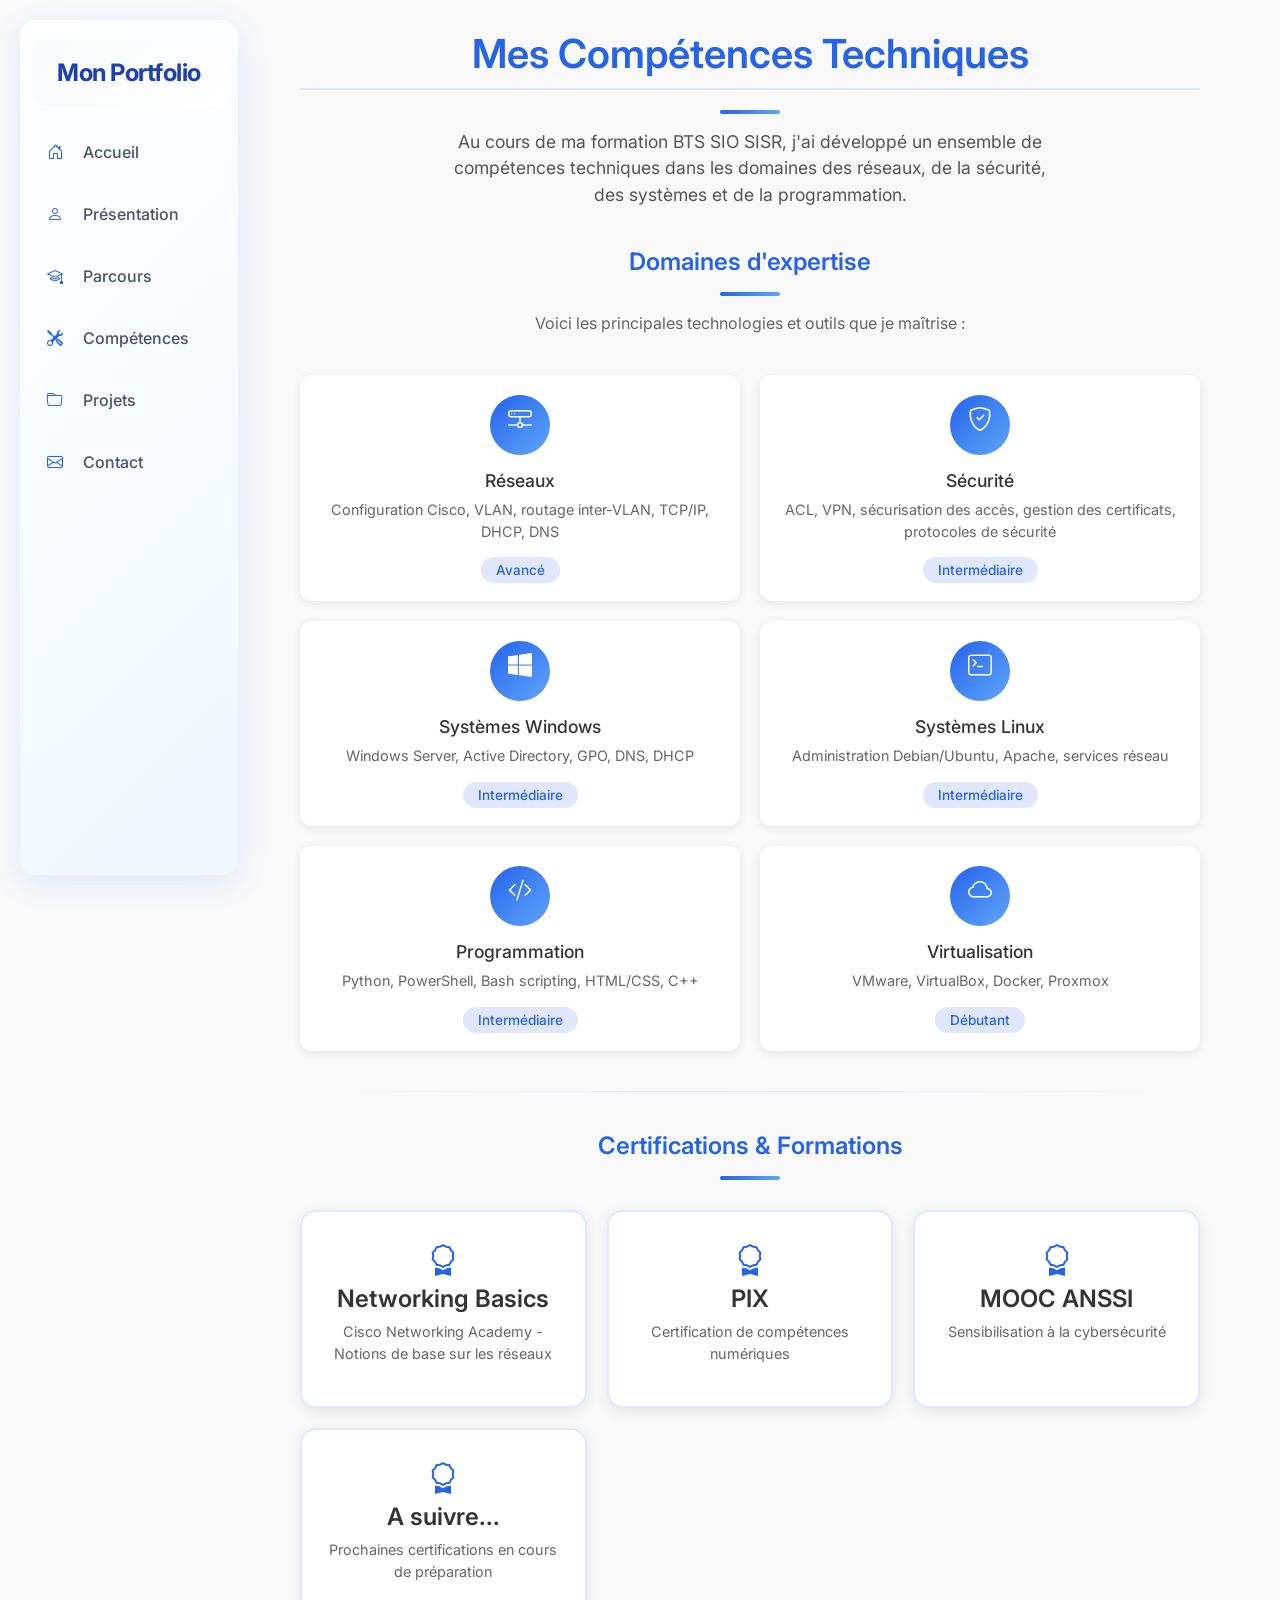
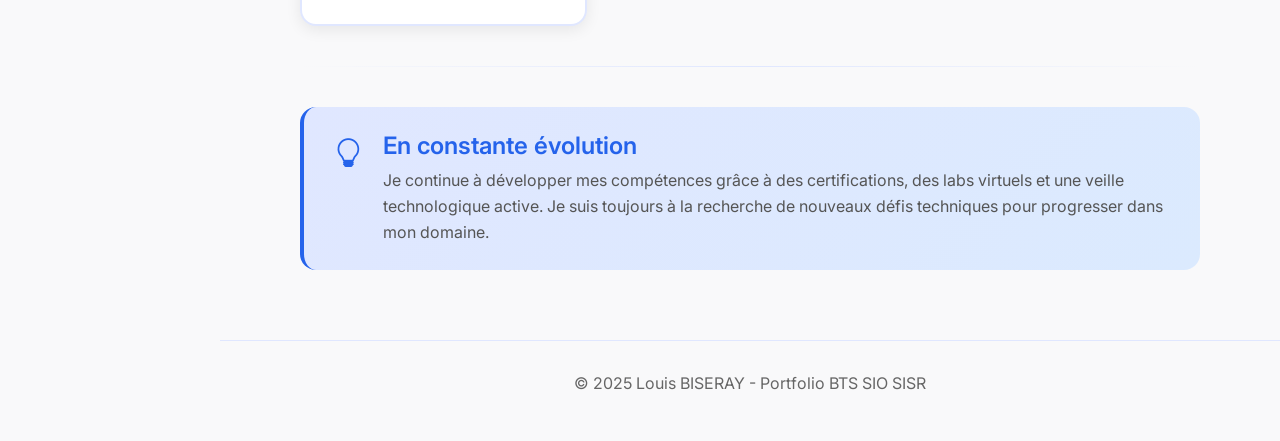
<file: competences.html>
<!DOCTYPE html>
<html>

<head>
    <meta charset="UTF-8">
    <meta name="viewport" content="width=device-width, initial-scale=1.0">
    <meta name="description" content="Compétences de Louis BISERAY, élève BTS SIO SISR">
    <meta name="auteur" content="Louis BISERAY">
    <link rel="preconnect" href="https://fonts.googleapis.com">
    <link rel="preconnect" href="https://fonts.gstatic.com" crossorigin>
    <link href="https://fonts.googleapis.com/css2?family=Inter:wght@400;500;600&display=swap" rel="stylesheet">
    <link href="https://cdn.jsdelivr.net/npm/bootstrap@5.3.8/dist/css/bootstrap.min.css" rel="stylesheet"
        integrity="sha384-sRIl4kxILFvY47J16cr9ZwB07vP4J8+LH7qKQnuqkuIAvNWLzeN8tE5YBujZqJLB" crossorigin="anonymous">
    <link rel="stylesheet" href="https://cdn.jsdelivr.net/npm/bootstrap-icons@1.11.3/font/bootstrap-icons.css">
    <link rel="stylesheet" href="style/style.css">
    <title>Compétences - Portfolio BTS SIO</title>
</head>

<body>
    <nav class="sidebar">
        <ul class="navbar-nav">
            <li class="title">Mon Portfolio</li>
            <li class="nav-item"><a class="nav-link" href="index.html"><i class="bi bi-house-door me-2"></i>Accueil</a></li>
            <li class="nav-item"><a class="nav-link" href="presentation.html"><i class="bi bi-person me-2"></i>Présentation</a></li>
            <li class="nav-item"><a class="nav-link" href="parcours.html"><i class="bi bi-mortarboard me-2"></i>Parcours</a></li>
            <li class="nav-item"><a class="nav-link" href="competences.html"><i class="bi bi-tools me-2"></i>Compétences</a></li>
            <li class="nav-item"><a class="nav-link" href="projets.html"><i class="bi bi-folder me-2"></i>Projets</a></li>
            <li class="nav-item"><a class="nav-link" href="contact.html"><i class="bi bi-envelope me-2"></i>Contact</a></li>
        </ul>
    </nav>

    <section id="competences" class="content-section competences-page">
        <div class="page-header fade-in">
            <h2>Mes Compétences Techniques</h2>
            <div class="separator"></div>
            <p class="intro-text">Au cours de ma formation BTS SIO SISR, j'ai développé un ensemble de compétences techniques dans les domaines des réseaux, de la sécurité, des systèmes et de la programmation.</p>
        </div>

        <div class="competences-intro fade-in delay-1">
            <h3 class="section-title">Domaines d'expertise</h3>
            <div class="separator"></div>
            <p class="section-desc">Voici les principales technologies et outils que je maîtrise :</p>
        </div>
        
        <div class="skills-grid">
            <div class="skill-card slide-up">
                <div class="skill-icon">
                    <i class="bi bi-hdd-network"></i>
                </div>
                <h4>Réseaux</h4>
                <p>Configuration Cisco, VLAN, routage inter-VLAN, TCP/IP, DHCP, DNS</p>
                <div class="skill-level">
                    <span class="level-badge">Avancé</span>
                </div>
            </div>
            <div class="skill-card slide-up delay-1">
                <div class="skill-icon">
                    <i class="bi bi-shield-check"></i>
                </div>
                <h4>Sécurité</h4>
                <p>ACL, VPN, sécurisation des accès, gestion des certificats, protocoles de sécurité</p>
                <div class="skill-level">
                    <span class="level-badge">Intermédiaire</span>
                </div>
            </div>
            <div class="skill-card slide-up delay-2">
                <div class="skill-icon">
                    <i class="bi bi-windows"></i>
                </div>
                <h4>Systèmes Windows</h4>
                <p>Windows Server, Active Directory, GPO, DNS, DHCP</p>
                <div class="skill-level">
                    <span class="level-badge">Intermédiaire</span>
                </div>
            </div>
            <div class="skill-card slide-up delay-3">
                <div class="skill-icon">
                    <i class="bi bi-terminal"></i>
                </div>
                <h4>Systèmes Linux</h4>
                <p>Administration Debian/Ubuntu, Apache, services réseau</p>
                <div class="skill-level">
                    <span class="level-badge">Intermédiaire</span>
                </div>
            </div>
            <div class="skill-card slide-up">
                <div class="skill-icon">
                    <i class="bi bi-code-slash"></i>
                </div>
                <h4>Programmation</h4>
                <p>Python, PowerShell, Bash scripting, HTML/CSS, C++</p>
                <div class="skill-level">
                    <span class="level-badge">Intermédiaire</span>
                </div>
            </div>
            <div class="skill-card slide-up delay-1">
                <div class="skill-icon">
                    <i class="bi bi-cloud"></i>
                </div>
                <h4>Virtualisation</h4>
                <p>VMware, VirtualBox, Docker, Proxmox</p>
                <div class="skill-level">
                    <span class="level-badge">Débutant</span>
                </div>
            </div>
        </div>

        <div class="separator-line"></div>

        <div class="certifications-section fade-in delay-2">
            <h3 class="section-title">Certifications & Formations</h3>
            <div class="separator"></div>
            <div class="cert-grid">
                <div class="cert-card slide-up">
                    <i class="bi bi-award"></i>
                    <h4>Networking Basics</h4>
                    <p>Cisco Networking Academy - Notions de base sur les réseaux</p>
                </div>
                <div class="cert-card slide-up delay-1">
                    <i class="bi bi-award"></i>
                    <h4>PIX</h4>
                    <p>Certification de compétences numériques</p>
                </div>
                <div class="cert-card slide-up delay-2">
                    <i class="bi bi-award"></i>
                    <h4>MOOC ANSSI</h4>
                    <p>Sensibilisation à la cybersécurité</p>
                </div>
                <div class="cert-card slide-up delay-3">
                    <i class="bi bi-award"></i>
                    <h4>A suivre...</h4>
                    <p>Prochaines certifications en cours de préparation</p>
                </div>
            </div>
        </div>

        <div class="separator-line"></div>

        <div class="learning-section fade-in">
            <div class="info-box">
                <i class="bi bi-lightbulb"></i>
                <div>
                    <h4>En constante évolution</h4>
                    <p>Je continue à développer mes compétences grâce à des certifications, des labs virtuels et une veille technologique active. Je suis toujours à la recherche de nouveaux défis techniques pour progresser dans mon domaine.</p>
                </div>
            </div>
        </div>
    </section>

    <footer class="footer">
        <p>&copy; 2025 Louis BISERAY - Portfolio BTS SIO SISR</p>
    </footer>
</body>

</html>
</file>
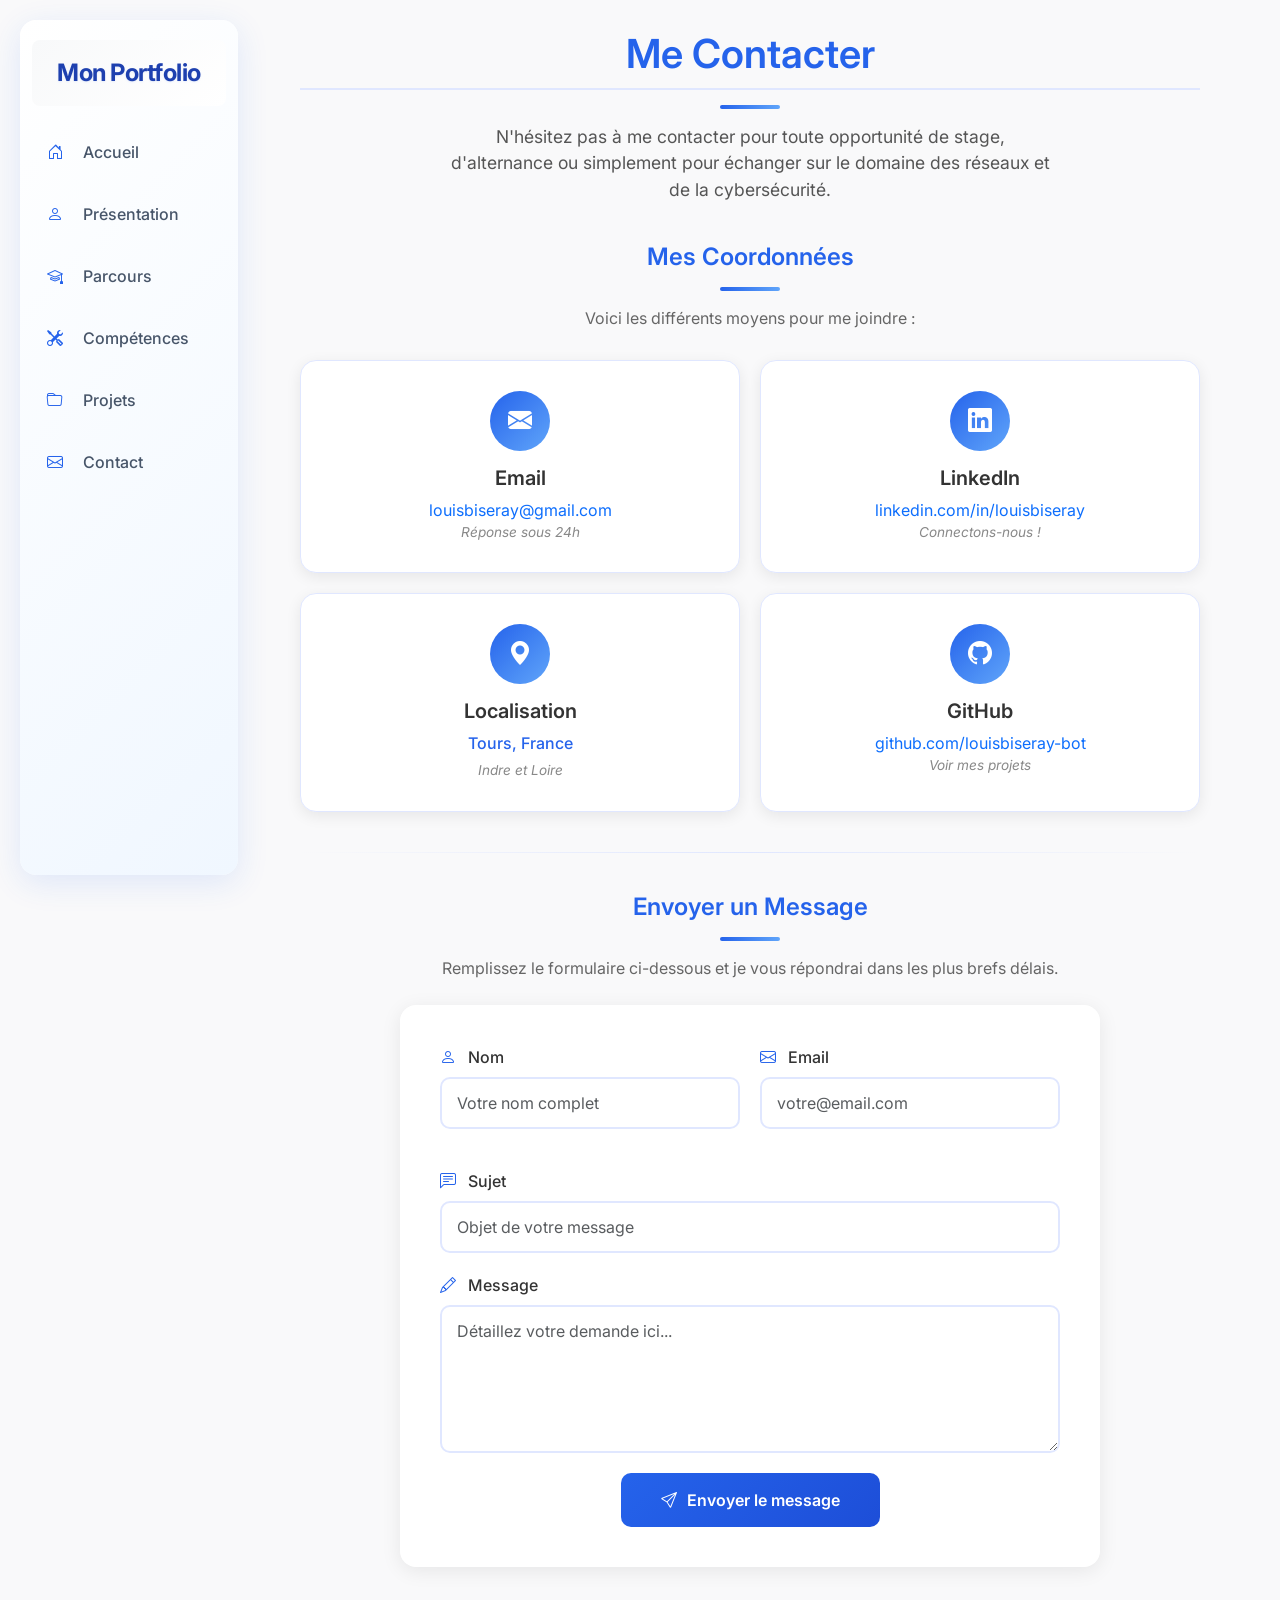
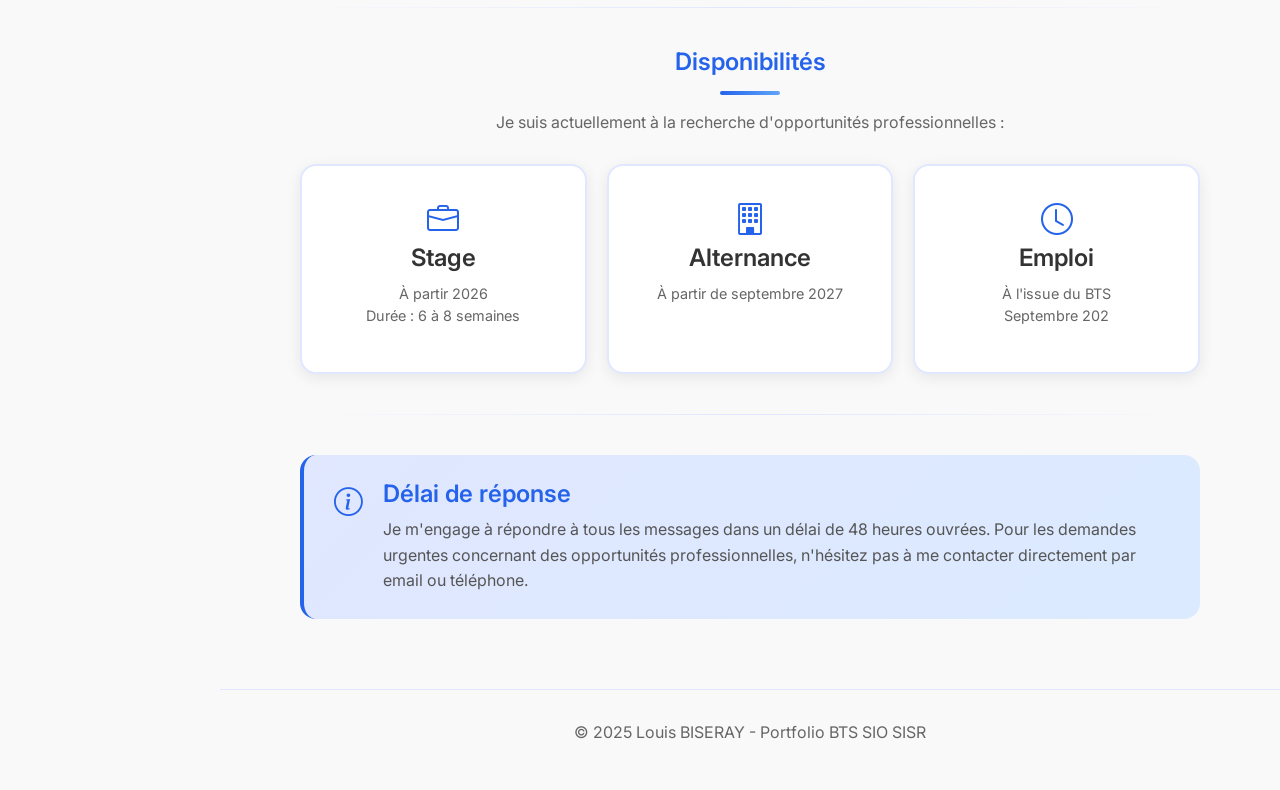
<file: contact.html>
<!DOCTYPE html>
<html>

<head>
    <meta charset="UTF-8">
    <meta name="viewport" content="width=device-width, initial-scale=1.0">
    <meta name="description" content="Contact Louis BISERAY, élève BTS SIO SISR">
    <meta name="auteur" content="Louis BISERAY">
    <link rel="preconnect" href="https://fonts.googleapis.com">
    <link rel="preconnect" href="https://fonts.gstatic.com" crossorigin>
    <link href="https://fonts.googleapis.com/css2?family=Inter:wght@400;500;600&display=swap" rel="stylesheet">
    <link href="https://cdn.jsdelivr.net/npm/bootstrap@5.3.8/dist/css/bootstrap.min.css" rel="stylesheet"
        integrity="sha384-sRIl4kxILFvY47J16cr9ZwB07vP4J8+LH7qKQnuqkuIAvNWLzeN8tE5YBujZqJLB" crossorigin="anonymous">
    <link rel="stylesheet" href="https://cdn.jsdelivr.net/npm/bootstrap-icons@1.11.3/font/bootstrap-icons.css">
    <link rel="stylesheet" href="style/style.css">
    <title>Contact - Portfolio BTS SIO</title>
</head>

<body>
    <nav class="sidebar">
        <ul class="navbar-nav">
            <li class="title">Mon Portfolio</li>
            <li class="nav-item"><a class="nav-link" href="index.html"><i class="bi bi-house-door me-2"></i>Accueil</a></li>
            <li class="nav-item"><a class="nav-link" href="presentation.html"><i class="bi bi-person me-2"></i>Présentation</a></li>
            <li class="nav-item"><a class="nav-link" href="parcours.html"><i class="bi bi-mortarboard me-2"></i>Parcours</a></li>
            <li class="nav-item"><a class="nav-link" href="competences.html"><i class="bi bi-tools me-2"></i>Compétences</a></li>
            <li class="nav-item"><a class="nav-link" href="projets.html"><i class="bi bi-folder me-2"></i>Projets</a></li>
            <li class="nav-item"><a class="nav-link" href="contact.html"><i class="bi bi-envelope me-2"></i>Contact</a></li>
        </ul>
    </nav>

    <section id="contact" class="content-section contact-page">
        <div class="contact-header fade-in">
            <h2>Me Contacter</h2>
            <div class="separator"></div>
            <p class="intro-text">N'hésitez pas à me contacter pour toute opportunité de stage, d'alternance ou simplement pour échanger sur le domaine des réseaux et de la cybersécurité.</p>
        </div>

        <div class="contact-info-section fade-in delay-1">
            <h3 class="section-title">Mes Coordonnées</h3>
            <div class="separator"></div>
            <p class="section-desc">Voici les différents moyens pour me joindre :</p>
            
            <div class="contact-grid">
                <div class="contact-card slide-up">
                    <div class="icon-circle">
                        <i class="bi bi-envelope-fill"></i>
                    </div>
                    <h5>Email</h5>
                    <a class="text-decoration-none" href="mailto:louisbiseray@gmail.com">louisbiseray@gmail.com</a>
                    <span class="contact-note d-block">Réponse sous 24h</span>
                </div>
                
                <div class="contact-card slide-up delay-1">
                    <div class="icon-circle">
                        <i class="bi bi-linkedin"></i>
                    </div>
                    <h5>LinkedIn</h5>
                    <a class="text-decoration-none" href="https://www.linkedin.com/in/louis-biseray-5b55ba325/">linkedin.com/in/louisbiseray</a>
                    <span class="contact-note d-block">Connectons-nous !</span>
                </div>
                
                <div class="contact-card slide-up delay-2">
                    <div class="icon-circle">
                        <i class="bi bi-geo-alt-fill"></i>
                    </div>
                    <h5>Localisation</h5>
                    <p>Tours, France</p>
                    <span class="contact-note d-block">Indre et Loire</span>
                </div>
                
                <div class="contact-card slide-up delay-3">
                    <div class="icon-circle">
                        <i class="bi bi-github"></i>
                    </div>
                    <h5>GitHub</h5>
                    <a class="text-decoration-none" href="https://github.com/louisbiseray-bot">github.com/louisbiseray-bot</a>
                    <span class="contact-note d-block">Voir mes projets</span>
                </div>
            </div>
        </div>

        <div class="separator-line"></div>

        <div class="contact-form-section fade-in delay-2">
            <h3 class="section-title">Envoyer un Message</h3>
            <div class="separator"></div>
            <p class="section-desc">Remplissez le formulaire ci-dessous et je vous répondrai dans les plus brefs délais.</p>
            
            <div class="form-container slide-up">
                <form>
                    <div class="form-row">
                        <div class="form-group">
                            <label for="nom"><i class="bi bi-person"></i> Nom</label>
                            <input type="text" class="form-control" id="nom" placeholder="Votre nom complet">
                        </div>
                        <div class="form-group">
                            <label for="email"><i class="bi bi-envelope"></i> Email</label>
                            <input type="email" class="form-control" id="email" placeholder="votre@email.com">
                        </div>
                    </div>
                    <div class="form-group">
                        <label for="sujet"><i class="bi bi-chat-left-text"></i> Sujet</label>
                        <input type="text" class="form-control" id="sujet" placeholder="Objet de votre message">
                    </div>
                    <div class="form-group">
                        <label for="message"><i class="bi bi-pencil"></i> Message</label>
                        <textarea class="form-control" id="message" rows="5" placeholder="Détaillez votre demande ici..."></textarea>
                    </div>
                    <button type="submit" class="btn-submit pulse-hover">
                        <i class="bi bi-send"></i> Envoyer le message
                    </button>
                </form>
            </div>
        </div>

        <div class="separator-line"></div>

        <div class="availability-section fade-in delay-3">
            <h3 class="section-title">Disponibilités</h3>
            <div class="separator"></div>
            <p class="section-desc">Je suis actuellement à la recherche d'opportunités professionnelles :</p>
            
            <div class="availability-cards">
                <div class="avail-card slide-up">
                    <i class="bi bi-briefcase"></i>
                    <h4>Stage</h4>
                    <p>À partir 2026<br>Durée : 6 à 8 semaines</p>
                </div>
                <div class="avail-card slide-up delay-1">
                    <i class="bi bi-building"></i>
                    <h4>Alternance</h4>
                    <p>À partir de septembre 2027<br></p>
                </div>
                <div class="avail-card slide-up delay-2">
                    <i class="bi bi-clock"></i>
                    <h4>Emploi</h4>
                    <p>À l'issue du BTS<br>Septembre 202</p>
                </div>
            </div>
        </div>

        <div class="separator-line"></div>

        <div class="response-section fade-in">
            <div class="response-box">
                <i class="bi bi-info-circle"></i>
                <div>
                    <h4>Délai de réponse</h4>
                    <p>Je m'engage à répondre à tous les messages dans un délai de 48 heures ouvrées. Pour les demandes urgentes concernant des opportunités professionnelles, n'hésitez pas à me contacter directement par email ou téléphone.</p>
                </div>
            </div>
        </div>
    </section>

    <footer class="footer">
        <p>&copy; 2025 Louis BISERAY - Portfolio BTS SIO SISR</p>
    </footer>
</body>

</html>
</file>
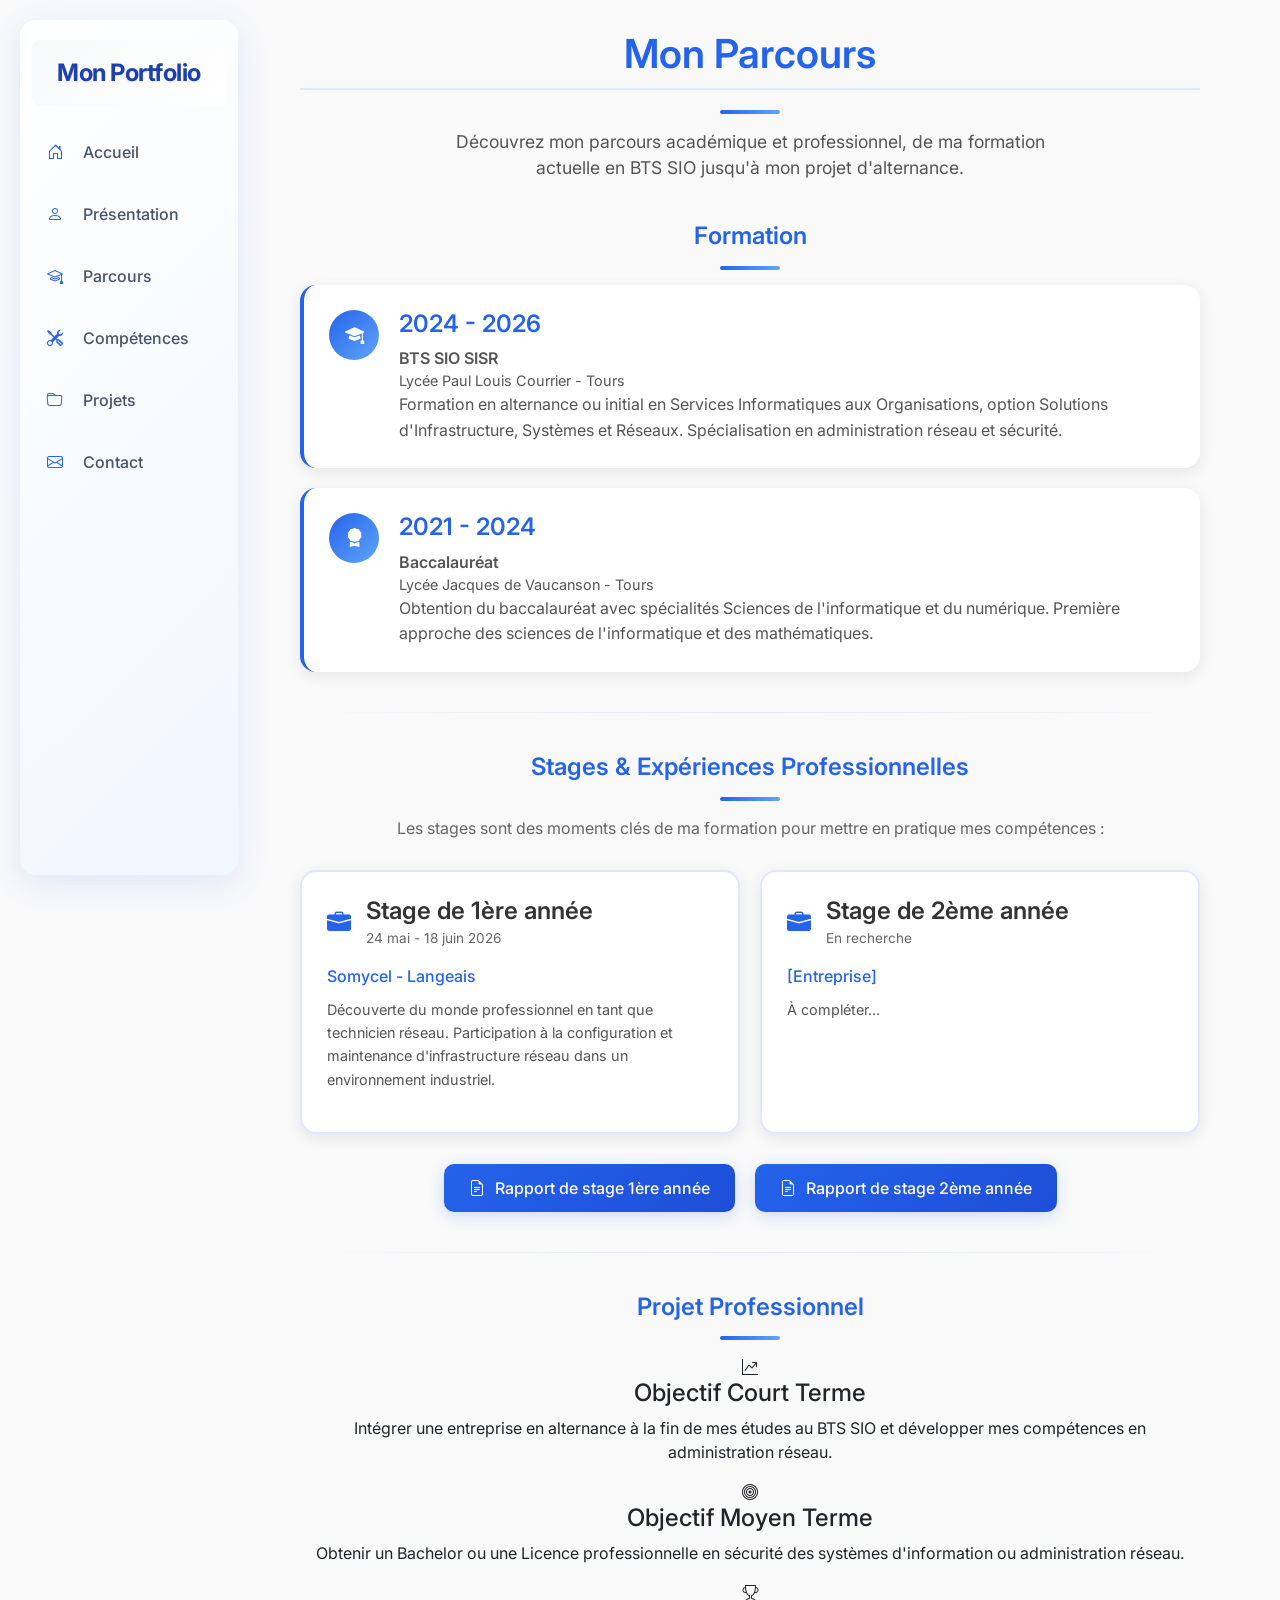
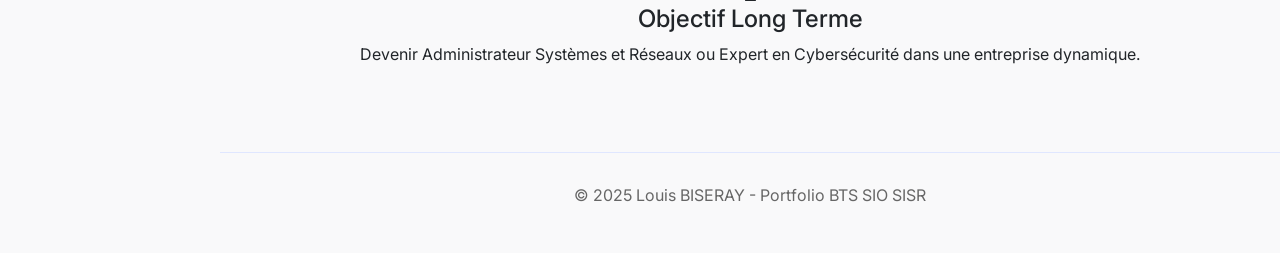
<file: parcours.html>
<!DOCTYPE html>
<html>

<head>
    <meta charset="UTF-8">
    <meta name="viewport" content="width=device-width, initial-scale=1.0">
    <meta name="description" content="Parcours de Louis BISERAY, élève BTS SIO SISR">
    <meta name="auteur" content="Louis BISERAY">
    <link rel="preconnect" href="https://fonts.googleapis.com">
    <link rel="preconnect" href="https://fonts.gstatic.com" crossorigin>
    <link href="https://fonts.googleapis.com/css2?family=Inter:wght@400;500;600&display=swap" rel="stylesheet">
    <link href="https://cdn.jsdelivr.net/npm/bootstrap@5.3.8/dist/css/bootstrap.min.css" rel="stylesheet"
        integrity="sha384-sRIl4kxILFvY47J16cr9ZwB07vP4J8+LH7qKQnuqkuIAvNWLzeN8tE5YBujZqJLB" crossorigin="anonymous">
    <link rel="stylesheet" href="https://cdn.jsdelivr.net/npm/bootstrap-icons@1.11.3/font/bootstrap-icons.css">
    <link rel="stylesheet" href="style/style.css">
    <title>Parcours - Portfolio BTS SIO</title>
</head>

<body>
    <nav class="sidebar">
        <ul class="navbar-nav">
            <li class="title">Mon Portfolio</li>
            <li class="nav-item"><a class="nav-link" href="index.html"><i class="bi bi-house-door me-2"></i>Accueil</a></li>
            <li class="nav-item"><a class="nav-link" href="presentation.html"><i class="bi bi-person me-2"></i>Présentation</a></li>
            <li class="nav-item"><a class="nav-link" href="parcours.html"><i class="bi bi-mortarboard me-2"></i>Parcours</a></li>
            <li class="nav-item"><a class="nav-link" href="competences.html"><i class="bi bi-tools me-2"></i>Compétences</a></li>
            <li class="nav-item"><a class="nav-link" href="projets.html"><i class="bi bi-folder me-2"></i>Projets</a></li>
            <li class="nav-item"><a class="nav-link" href="contact.html"><i class="bi bi-envelope me-2"></i>Contact</a></li>
        </ul>
    </nav>

    <section id="parcours" class="content-section parcours-page">
        <div class="page-header fade-in">
            <h2>Mon Parcours</h2>
            <div class="separator"></div>
            <p class="intro-text">Découvrez mon parcours académique et professionnel, de ma formation actuelle en BTS SIO jusqu'à mon projet d'alternance.</p>
        </div>

        <div class="timeline-section fade-in delay-1">
            <h3 class="section-title">Formation</h3>
            <div class="separator"></div>
            
            <div class="timeline">
                <div class="timeline-item slide-up">
                    <div class="timeline-icon">
                        <i class="bi bi-mortarboard-fill"></i>
                    </div>
                    <div class="timeline-content">
                        <h4>2024 - 2026</h4>
                        <p class="timeline-title">BTS SIO SISR</p>
                        <p class="timeline-place">Lycée Paul Louis Courrier - Tours</p>
                        <p class="timeline-desc">Formation en alternance ou initial en Services Informatiques aux Organisations, option Solutions d'Infrastructure, Systèmes et Réseaux. Spécialisation en administration réseau et sécurité.</p>
                    </div>
                </div>
                <div class="timeline-item slide-up delay-1">
                    <div class="timeline-icon">
                        <i class="bi bi-award-fill"></i>
                    </div>
                    <div class="timeline-content">
                        <h4>2021 - 2024</h4>
                        <p class="timeline-title">Baccalauréat</p>
                        <p class="timeline-place">Lycée Jacques de Vaucanson - Tours</p>
                        <p class="timeline-desc">Obtention du baccalauréat avec spécialités Sciences de l'informatique et du numérique. Première approche des sciences de l'informatique et des mathématiques.</p>
                    </div>
                </div>
            </div>
        </div>

        <div class="separator-line"></div>

        <div class="stages-section fade-in delay-2">
            <h3 class="section-title">Stages & Expériences Professionnelles</h3>
            <div class="separator"></div>
            <p class="section-desc">Les stages sont des moments clés de ma formation pour mettre en pratique mes compétences :</p>
            
            <div class="stage-cards">
                <div class="stage-card slide-up">
                    <div class="stage-header">
                        <i class="bi bi-briefcase-fill"></i>
                        <div>
                            <h4>Stage de 1ère année</h4>
                            <span class="stage-date">24 mai - 18 juin 2026</span>
                        </div>
                    </div>
                    <p class="stage-entreprise">Somycel - Langeais</p>
                    <p class="stage-desc">Découverte du monde professionnel en tant que technicien réseau. Participation à la configuration et maintenance d'infrastructure réseau dans un environnement industriel.</p>
                </div>
                <div class="stage-card slide-up delay-1">
                    <div class="stage-header">
                        <i class="bi bi-briefcase-fill"></i>
                        <div>
                            <h4>Stage de 2ème année</h4>
                            <span class="stage-date">En recherche</span>
                        </div>
                    </div>
                    <p class="stage-entreprise">[Entreprise]</p>
                    <p class="stage-desc">À compléter...</p>
                </div>
            </div>

            <div class="stage-reports fade-in delay-2">
                <a href="rapport_stage/rapport1.md" class="report-btn slide-up">
                    <i class="bi bi-file-earmark-text"></i>
                    <span>Rapport de stage 1ère année</span>
                </a>
                <a href="rapport_stage/rapport2.md" class="report-btn slide-up delay-1">
                    <i class="bi bi-file-earmark-text"></i>
                    <span>Rapport de stage 2ème année</span>
                </a>
            </div>
        </div>

        <div class="separator-line"></div>

        <div class="projets-pro fade-in delay-3">
            <h3 class="section-title">Projet Professionnel</h3>
            <div class="separator"></div>
            <div class="projet-cards">
                <div class="projet-card slide-up">
                    <i class="bi bi-graph-up-arrow"></i>
                    <h4>Objectif Court Terme</h4>
                    <p>Intégrer une entreprise en alternance à la fin de mes études au BTS SIO et développer mes compétences en administration réseau.</p>
                </div>
                <div class="projet-card slide-up delay-1">
                    <i class="bi bi-bullseye"></i>
                    <h4>Objectif Moyen Terme</h4>
                    <p>Obtenir un Bachelor ou une Licence professionnelle en sécurité des systèmes d'information ou administration réseau.</p>
                </div>
                <div class="projet-card slide-up delay-2">
                    <i class="bi bi-trophy"></i>
                    <h4>Objectif Long Terme</h4>
                    <p>Devenir Administrateur Systèmes et Réseaux ou Expert en Cybersécurité dans une entreprise dynamique.</p>
                </div>
            </div>
        </div>
    </section>

    <footer class="footer">
        <p>&copy; 2025 Louis BISERAY - Portfolio BTS SIO SISR</p>
    </footer>
</body>

</html>
</file>
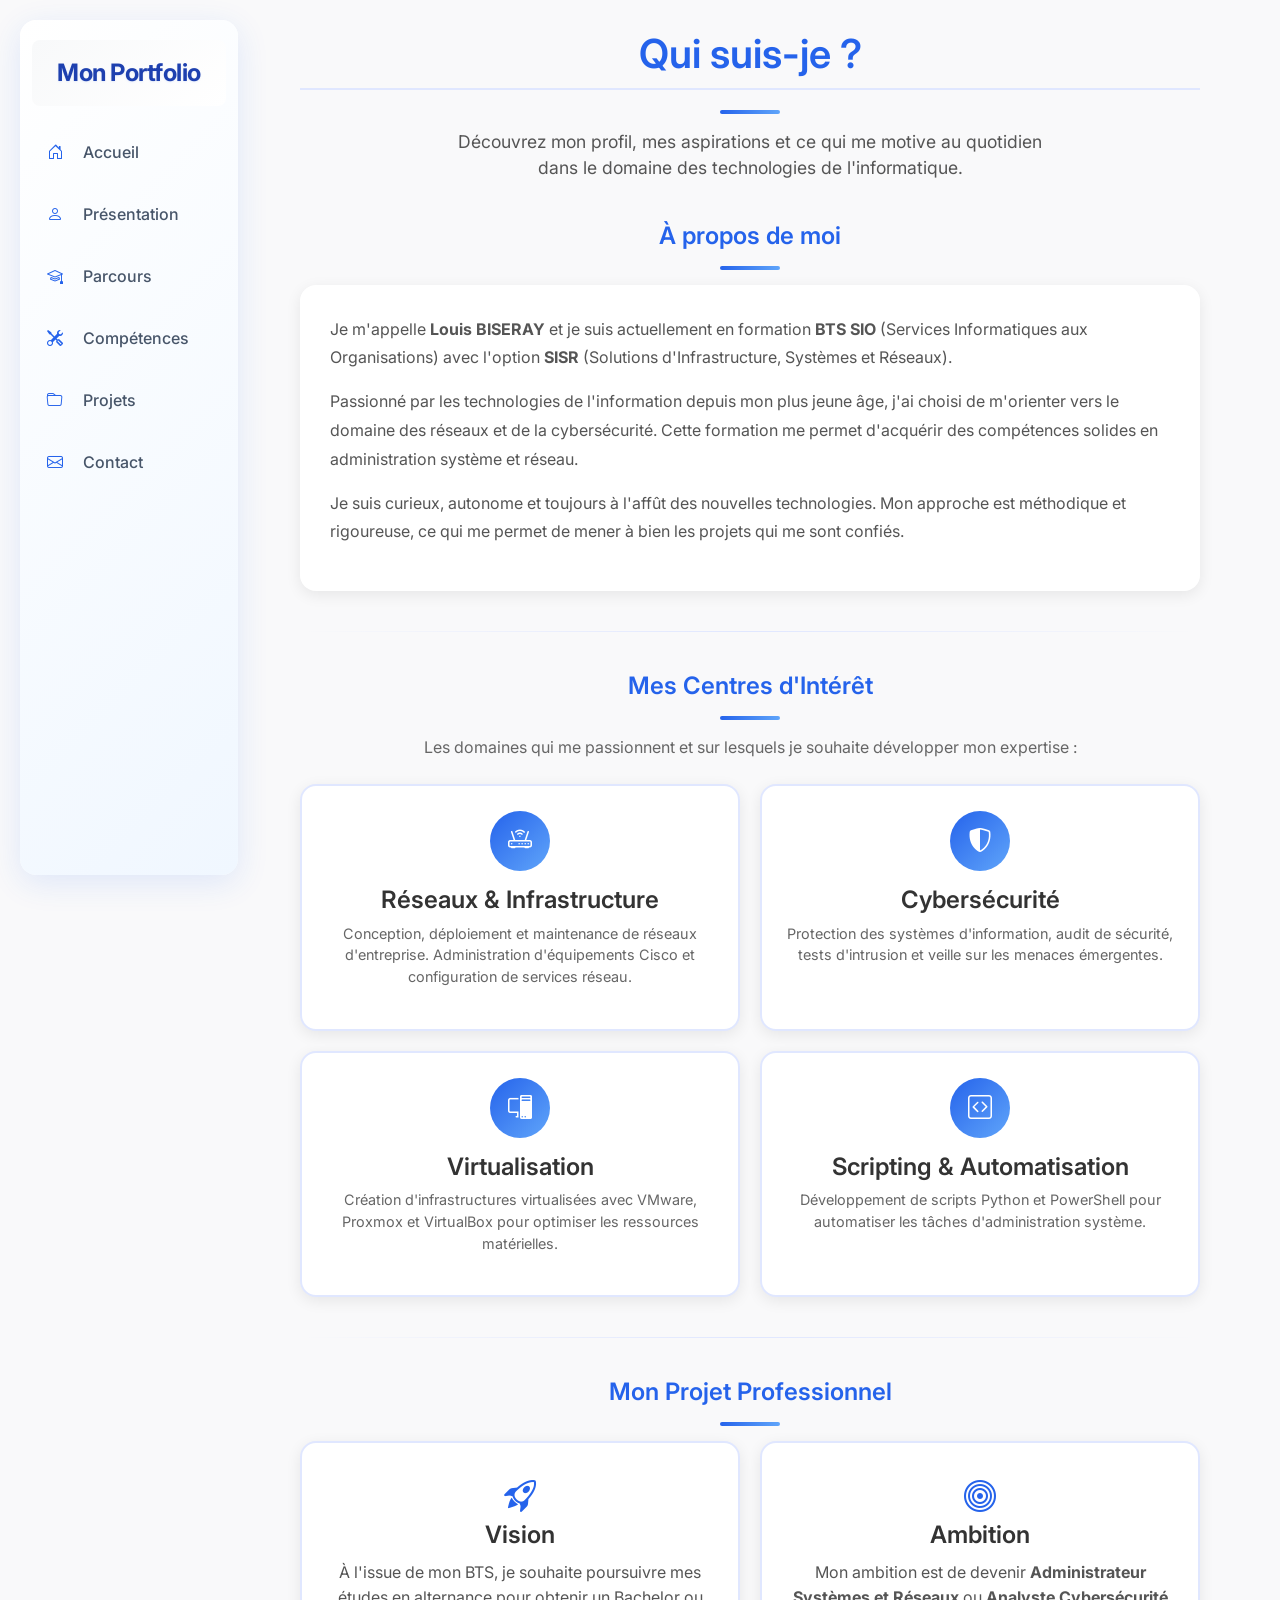
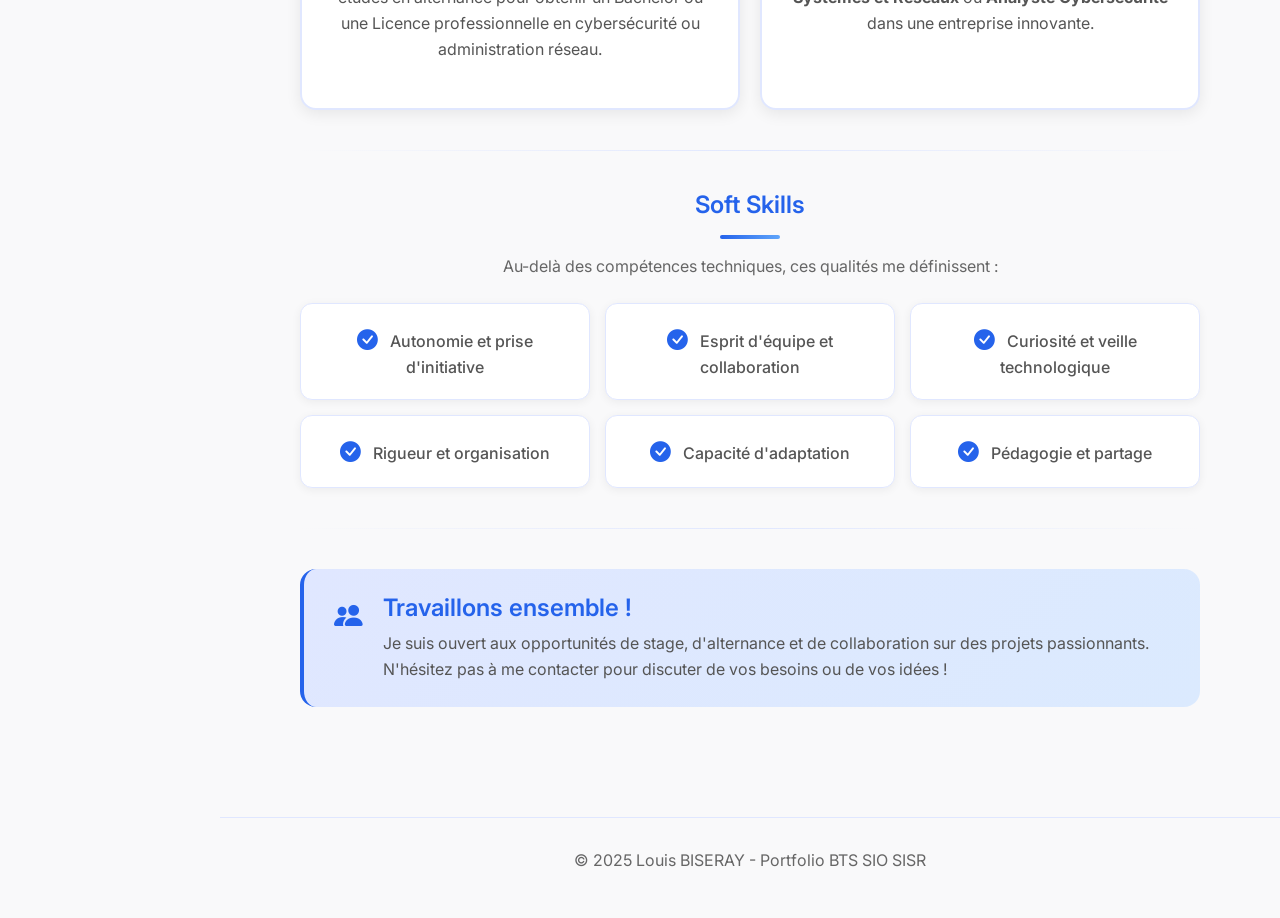
<file: presentation.html>
<!DOCTYPE html>
<html>

<head>
    <meta charset="UTF-8">
    <meta name="viewport" content="width=device-width, initial-scale=1.0">
    <meta name="description" content="Présentation de Louis BISERAY, élève BTS SIO SISR">
    <meta name="auteur" content="Louis BISERAY">
    <link rel="preconnect" href="https://fonts.googleapis.com">
    <link rel="preconnect" href="https://fonts.gstatic.com" crossorigin>
    <link href="https://fonts.googleapis.com/css2?family=Inter:wght@400;500;600&display=swap" rel="stylesheet">
    <link href="https://cdn.jsdelivr.net/npm/bootstrap@5.3.8/dist/css/bootstrap.min.css" rel="stylesheet"
        integrity="sha384-sRIl4kxILFvY47J16cr9ZwB07vP4J8+LH7qKQnuqkuIAvNWLzeN8tE5YBujZqJLB" crossorigin="anonymous">
    <link rel="stylesheet" href="https://cdn.jsdelivr.net/npm/bootstrap-icons@1.11.3/font/bootstrap-icons.css">
    <link rel="stylesheet" href="style/style.css">
    <title>Présentation - Portfolio BTS SIO</title>
</head>

<body>
    <nav class="sidebar">
        <ul class="navbar-nav">
            <li class="title">Mon Portfolio</li>
            <li class="nav-item"><a class="nav-link" href="index.html"><i class="bi bi-house-door me-2"></i>Accueil</a></li>
            <li class="nav-item"><a class="nav-link" href="presentation.html"><i class="bi bi-person me-2"></i>Présentation</a></li>
            <li class="nav-item"><a class="nav-link" href="parcours.html"><i class="bi bi-mortarboard me-2"></i>Parcours</a></li>
            <li class="nav-item"><a class="nav-link" href="competences.html"><i class="bi bi-tools me-2"></i>Compétences</a></li>
            <li class="nav-item"><a class="nav-link" href="projets.html"><i class="bi bi-folder me-2"></i>Projets</a></li>
            <li class="nav-item"><a class="nav-link" href="contact.html"><i class="bi bi-envelope me-2"></i>Contact</a></li>
        </ul>
    </nav>

    <section id="presentation" class="content-section presentation-page">
        <div class="page-header fade-in">
            <h2>Qui suis-je ?</h2>
            <div class="separator"></div>
            <p class="intro-text">Découvrez mon profil, mes aspirations et ce qui me motive au quotidien dans le domaine des technologies de l'informatique.</p>
        </div>

        <div class="about-section fade-in delay-1">
            <h3 class="section-title">À propos de moi</h3>
            <div class="separator"></div>
            
            <div class="about-content slide-up">
                <div class="about-text">
                    <p>Je m'appelle <strong>Louis BISERAY</strong> et je suis actuellement en formation <strong>BTS SIO</strong> (Services Informatiques aux Organisations) avec l'option <strong>SISR</strong> (Solutions d'Infrastructure, Systèmes et Réseaux).</p>
                    
                    <p>Passionné par les technologies de l'information depuis mon plus jeune âge, j'ai choisi de m'orienter vers le domaine des réseaux et de la cybersécurité. Cette formation me permet d'acquérir des compétences solides en administration système et réseau.</p>
                    
                    <p>Je suis curieux, autonome et toujours à l'affût des nouvelles technologies. Mon approche est méthodique et rigoureuse, ce qui me permet de mener à bien les projets qui me sont confiés.</p>
                </div>
            </div>
        </div>

        <div class="separator-line"></div>

        <div class="interests-section fade-in delay-2">
            <h3 class="section-title">Mes Centres d'Intérêt</h3>
            <div class="separator"></div>
            <p class="section-desc">Les domaines qui me passionnent et sur lesquels je souhaite développer mon expertise :</p>
            
            <div class="interests-grid">
                <div class="interest-card slide-up">
                    <div class="interest-icon">
                        <i class="bi bi-router"></i>
                    </div>
                    <h4>Réseaux & Infrastructure</h4>
                    <p>Conception, déploiement et maintenance de réseaux d'entreprise. Administration d'équipements Cisco et configuration de services réseau.</p>
                </div>
                <div class="interest-card slide-up delay-1">
                    <div class="interest-icon">
                        <i class="bi bi-shield-shaded"></i>
                    </div>
                    <h4>Cybersécurité</h4>
                    <p>Protection des systèmes d'information, audit de sécurité, tests d'intrusion et veille sur les menaces émergentes.</p>
                </div>
                <div class="interest-card slide-up delay-2">
                    <div class="interest-icon">
                        <i class="bi bi-pc-display"></i>
                    </div>
                    <h4>Virtualisation</h4>
                    <p>Création d'infrastructures virtualisées avec VMware, Proxmox et VirtualBox pour optimiser les ressources matérielles.</p>
                </div>
                <div class="interest-card slide-up delay-3">
                    <div class="interest-icon">
                        <i class="bi bi-code-square"></i>
                    </div>
                    <h4>Scripting & Automatisation</h4>
                    <p>Développement de scripts Python et PowerShell pour automatiser les tâches d'administration système.</p>
                </div>
            </div>
        </div>

        <div class="separator-line"></div>

        <div class="objectifs-section fade-in delay-3">
            <h3 class="section-title">Mon Projet Professionnel</h3>
            <div class="separator"></div>
            
            <div class="objectif-cards">
                <div class="objectif-card slide-up">
                    <i class="bi bi-rocket-takeoff"></i>
                    <h4>Vision</h4>
                    <p>À l'issue de mon BTS, je souhaite poursuivre mes études en alternance pour obtenir un Bachelor ou une Licence professionnelle en cybersécurité ou administration réseau.</p>
                </div>
                <div class="objectif-card slide-up delay-1">
                    <i class="bi bi-bullseye"></i>
                    <h4>Ambition</h4>
                    <p>Mon ambition est de devenir <strong>Administrateur Systèmes et Réseaux</strong> ou <strong>Analyste Cybersécurité</strong> dans une entreprise innovante.</p>
                </div>
            </div>
        </div>

        <div class="separator-line"></div>

        <div class="softskills-section fade-in">
            <h3 class="section-title">Soft Skills</h3>
            <div class="separator"></div>
            <p class="section-desc">Au-delà des compétences techniques, ces qualités me définissent :</p>
            
            <div class="softskills-grid">
                <div class="softskill-card slide-up">
                    <i class="bi bi-check-circle-fill"></i>
                    <span>Autonomie et prise d'initiative</span>
                </div>
                <div class="softskill-card slide-up delay-1">
                    <i class="bi bi-check-circle-fill"></i>
                    <span>Esprit d'équipe et collaboration</span>
                </div>
                <div class="softskill-card slide-up delay-2">
                    <i class="bi bi-check-circle-fill"></i>
                    <span>Curiosité et veille technologique</span>
                </div>
                <div class="softskill-card slide-up">
                    <i class="bi bi-check-circle-fill"></i>
                    <span>Rigueur et organisation</span>
                </div>
                <div class="softskill-card slide-up delay-1">
                    <i class="bi bi-check-circle-fill"></i>
                    <span>Capacité d'adaptation</span>
                </div>
                <div class="softskill-card slide-up delay-2">
                    <i class="bi bi-check-circle-fill"></i>
                    <span>Pédagogie et partage</span>
                </div>
            </div>
        </div>

        <div class="separator-line"></div>

        <div class="cta-section fade-in">
            <div class="info-box">
                <i class="bi bi-people-fill"></i>
                <div>
                    <h4>Travaillons ensemble !</h4>
                    <p>Je suis ouvert aux opportunités de stage, d'alternance et de collaboration sur des projets passionnants. N'hésitez pas à me contacter pour discuter de vos besoins ou de vos idées !</p>
                </div>
            </div>
        </div>
    </section>

    <footer class="footer">
        <p>&copy; 2025 Louis BISERAY - Portfolio BTS SIO SISR</p>
    </footer>
</body>

</html>
</file>
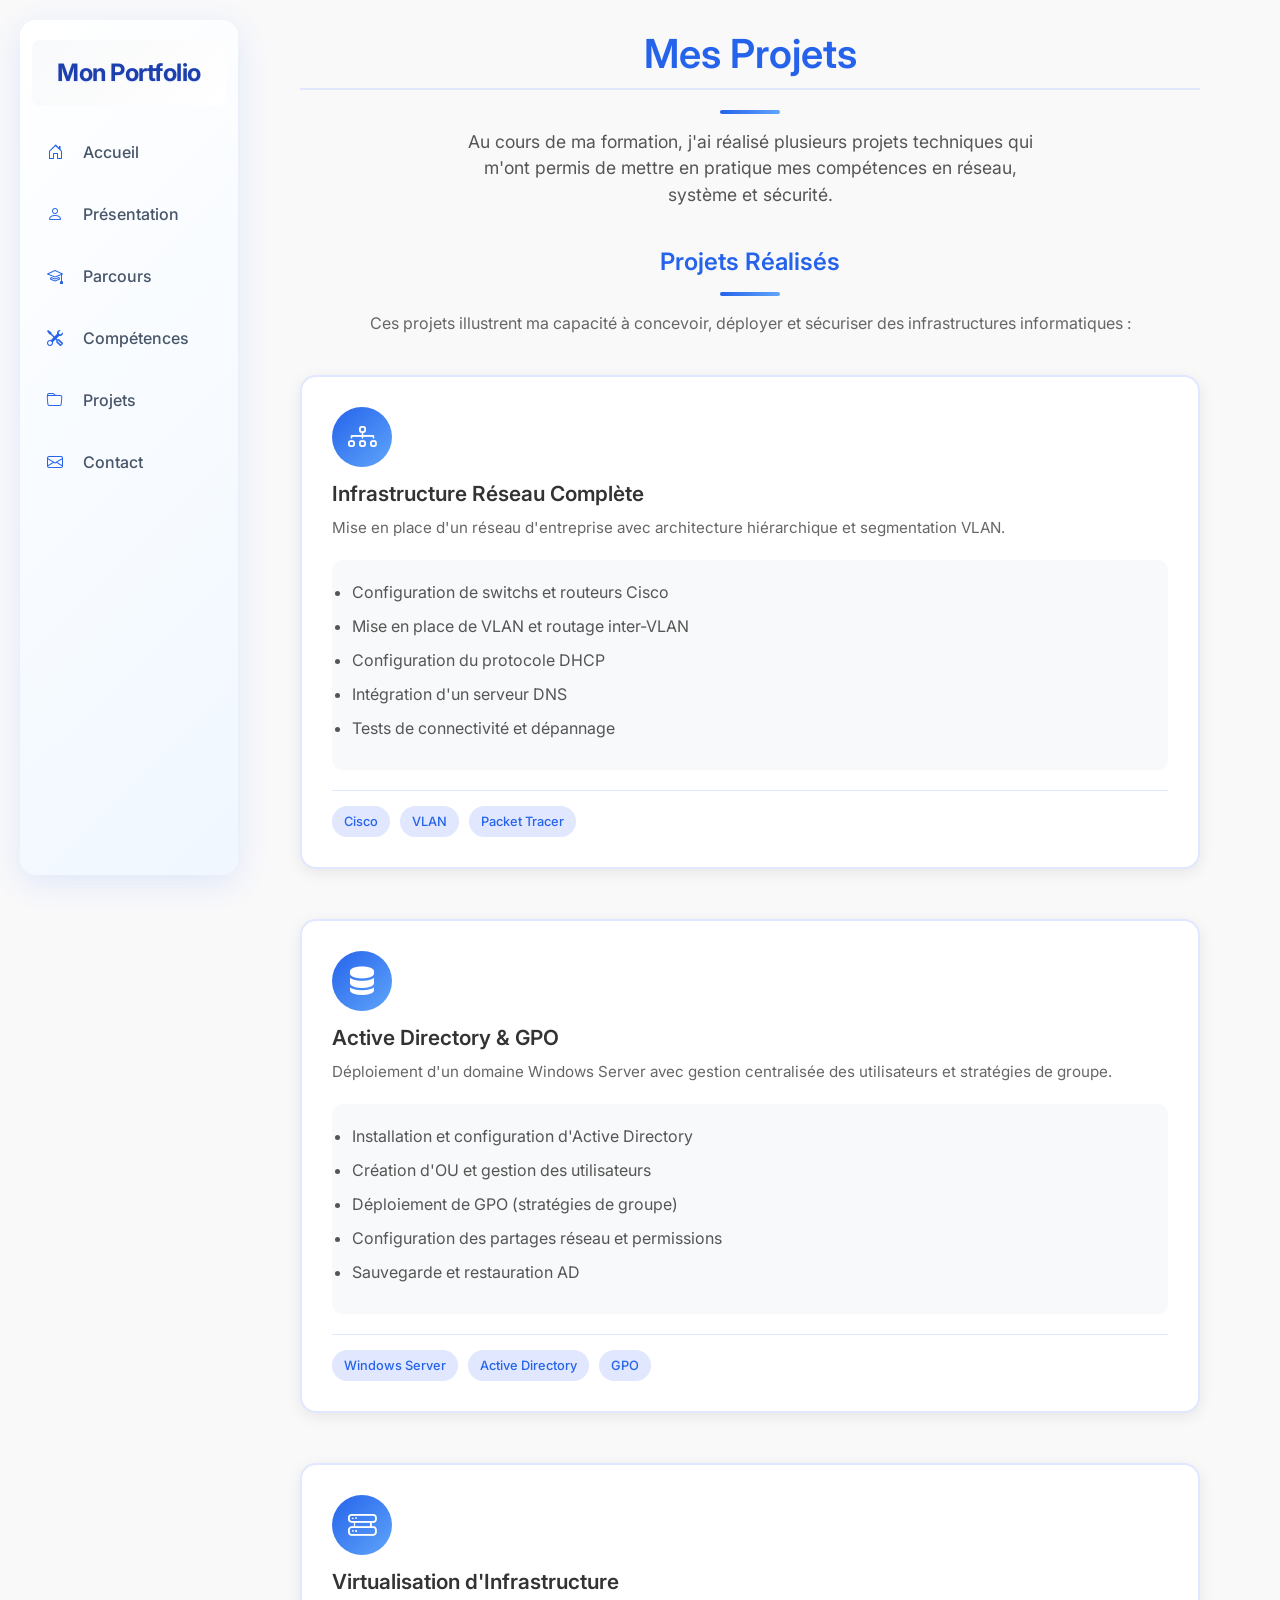
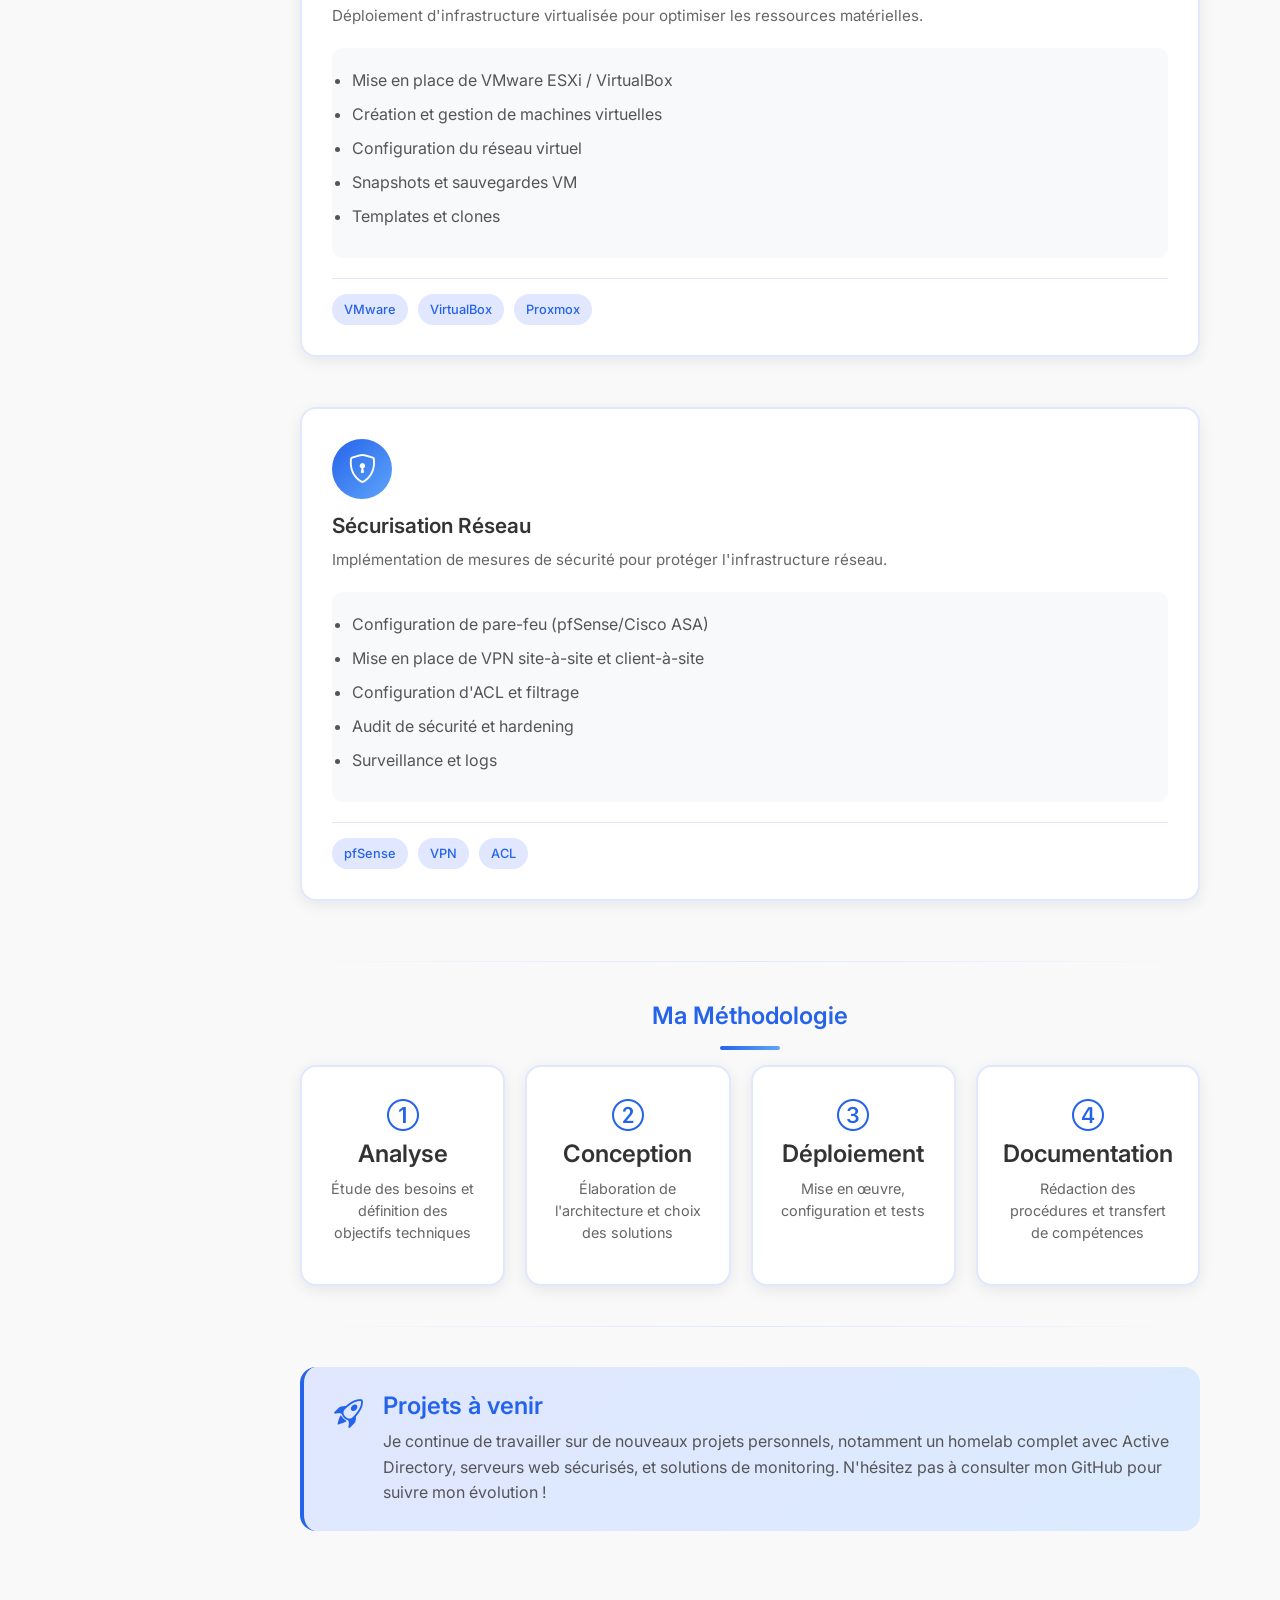
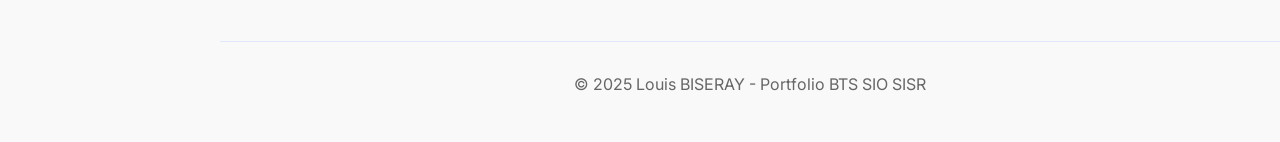
<file: projets.html>
<!DOCTYPE html>
<html>

<head>
    <meta charset="UTF-8">
    <meta name="viewport" content="width=device-width, initial-scale=1.0">
    <meta name="description" content="Projets de Louis BISERAY, élève BTS SIO SISR">
    <meta name="auteur" content="Louis BISERAY">
    <link rel="preconnect" href="https://fonts.googleapis.com">
    <link rel="preconnect" href="https://fonts.gstatic.com" crossorigin>
    <link href="https://fonts.googleapis.com/css2?family=Inter:wght@400;500;600&display=swap" rel="stylesheet">
    <link href="https://cdn.jsdelivr.net/npm/bootstrap@5.3.8/dist/css/bootstrap.min.css" rel="stylesheet"
        integrity="sha384-sRIl4kxILFvY47J16cr9ZwB07vP4J8+LH7qKQnuqkuIAvNWLzeN8tE5YBujZqJLB" crossorigin="anonymous">
    <link rel="stylesheet" href="https://cdn.jsdelivr.net/npm/bootstrap-icons@1.11.3/font/bootstrap-icons.css">
    <link rel="stylesheet" href="style/style.css">
    <title>Projets - Portfolio BTS SIO</title>
</head>

<body>
    <nav class="sidebar">
        <ul class="navbar-nav">
            <li class="title">Mon Portfolio</li>
            <li class="nav-item"><a class="nav-link" href="index.html"><i class="bi bi-house-door me-2"></i>Accueil</a></li>
            <li class="nav-item"><a class="nav-link" href="presentation.html"><i class="bi bi-person me-2"></i>Présentation</a></li>
            <li class="nav-item"><a class="nav-link" href="parcours.html"><i class="bi bi-mortarboard me-2"></i>Parcours</a></li>
            <li class="nav-item"><a class="nav-link" href="competences.html"><i class="bi bi-tools me-2"></i>Compétences</a></li>
            <li class="nav-item"><a class="nav-link" href="projets.html"><i class="bi bi-folder me-2"></i>Projets</a></li>
            <li class="nav-item"><a class="nav-link" href="contact.html"><i class="bi bi-envelope me-2"></i>Contact</a></li>
        </ul>
    </nav>

    <section id="projets" class="content-section projets-page">
        <div class="page-header fade-in">
            <h2>Mes Projets</h2>
            <div class="separator"></div>
            <p class="intro-text">Au cours de ma formation, j'ai réalisé plusieurs projets techniques qui m'ont permis de mettre en pratique mes compétences en réseau, système et sécurité.</p>
        </div>

        <div class="projets-intro fade-in delay-1">
            <h3 class="section-title">Projets Réalisés</h3>
            <div class="separator"></div>
            <p class="section-desc">Ces projets illustrent ma capacité à concevoir, déployer et sécuriser des infrastructures informatiques :</p>
        </div>
        
        <div class="projects-grid">
            <div class="project-card slide-up">
                <div class="project-icon">
                    <i class="bi bi-diagram-3"></i>
                </div>
                <h4>Infrastructure Réseau Complète</h4>
                <p class="project-desc">Mise en place d'un réseau d'entreprise avec architecture hiérarchique et segmentation VLAN.</p>
                <ul class="project-list">
                    <li>Configuration de switchs et routeurs Cisco</li>
                    <li>Mise en place de VLAN et routage inter-VLAN</li>
                    <li>Configuration du protocole DHCP</li>
                    <li>Intégration d'un serveur DNS</li>
                    <li>Tests de connectivité et dépannage</li>
                </ul>
                <div class="project-tech">
                    <span class="tech-badge">Cisco</span>
                    <span class="tech-badge">VLAN</span>
                    <span class="tech-badge">Packet Tracer</span>
                </div>
            </div>
            
            <div class="project-card slide-up delay-1">
                <div class="project-icon">
                    <i class="bi bi-server"></i>
                </div>
                <h4>Active Directory & GPO</h4>
                <p class="project-desc">Déploiement d'un domaine Windows Server avec gestion centralisée des utilisateurs et stratégies de groupe.</p>
                <ul class="project-list">
                    <li>Installation et configuration d'Active Directory</li>
                    <li>Création d'OU et gestion des utilisateurs</li>
                    <li>Déploiement de GPO (stratégies de groupe)</li>
                    <li>Configuration des partages réseau et permissions</li>
                    <li>Sauvegarde et restauration AD</li>
                </ul>
                <div class="project-tech">
                    <span class="tech-badge">Windows Server</span>
                    <span class="tech-badge">Active Directory</span>
                    <span class="tech-badge">GPO</span>
                </div>
            </div>
            
            <div class="project-card slide-up delay-2">
                <div class="project-icon">
                    <i class="bi bi-hdd-rack"></i>
                </div>
                <h4>Virtualisation d'Infrastructure</h4>
                <p class="project-desc">Déploiement d'infrastructure virtualisée pour optimiser les ressources matérielles.</p>
                <ul class="project-list">
                    <li>Mise en place de VMware ESXi / VirtualBox</li>
                    <li>Création et gestion de machines virtuelles</li>
                    <li>Configuration du réseau virtuel</li>
                    <li>Snapshots et sauvegardes VM</li>
                    <li>Templates et clones</li>
                </ul>
                <div class="project-tech">
                    <span class="tech-badge">VMware</span>
                    <span class="tech-badge">VirtualBox</span>
                    <span class="tech-badge">Proxmox</span>
                </div>
            </div>
            
            <div class="project-card slide-up">
                <div class="project-icon">
                    <i class="bi bi-shield-lock"></i>
                </div>
                <h4>Sécurisation Réseau</h4>
                <p class="project-desc">Implémentation de mesures de sécurité pour protéger l'infrastructure réseau.</p>
                <ul class="project-list">
                    <li>Configuration de pare-feu (pfSense/Cisco ASA)</li>
                    <li>Mise en place de VPN site-à-site et client-à-site</li>
                    <li>Configuration d'ACL et filtrage</li>
                    <li>Audit de sécurité et hardening</li>
                    <li>Surveillance et logs</li>
                </ul>
                <div class="project-tech">
                    <span class="tech-badge">pfSense</span>
                    <span class="tech-badge">VPN</span>
                    <span class="tech-badge">ACL</span>
                </div>
            </div>
        </div>

        <div class="separator-line"></div>

        <div class="methodo-section fade-in delay-2">
            <h3 class="section-title">Ma Méthodologie</h3>
            <div class="separator"></div>
            <div class="methodo-grid">
                <div class="methodo-card slide-up">
                    <i class="bi bi-1-circle"></i>
                    <h4>Analyse</h4>
                    <p>Étude des besoins et définition des objectifs techniques</p>
                </div>
                <div class="methodo-card slide-up delay-1">
                    <i class="bi bi-2-circle"></i>
                    <h4>Conception</h4>
                    <p>Élaboration de l'architecture et choix des solutions</p>
                </div>
                <div class="methodo-card slide-up delay-2">
                    <i class="bi bi-3-circle"></i>
                    <h4>Déploiement</h4>
                    <p>Mise en œuvre, configuration et tests</p>
                </div>
                <div class="methodo-card slide-up delay-3">
                    <i class="bi bi-4-circle"></i>
                    <h4>Documentation</h4>
                    <p>Rédaction des procédures et transfert de compétences</p>
                </div>
            </div>
        </div>

        <div class="separator-line"></div>

        <div class="avenir-section fade-in">
            <div class="info-box">
                <i class="bi bi-rocket-takeoff"></i>
                <div>
                    <h4>Projets à venir</h4>
                    <p>Je continue de travailler sur de nouveaux projets personnels, notamment un homelab complet avec Active Directory, serveurs web sécurisés, et solutions de monitoring. N'hésitez pas à consulter mon GitHub pour suivre mon évolution !</p>
                </div>
            </div>
        </div>
    </section>

    <footer class="footer">
        <p>&copy; 2025 Louis BISERAY - Portfolio BTS SIO SISR</p>
    </footer>
</body>

</html>
</file>
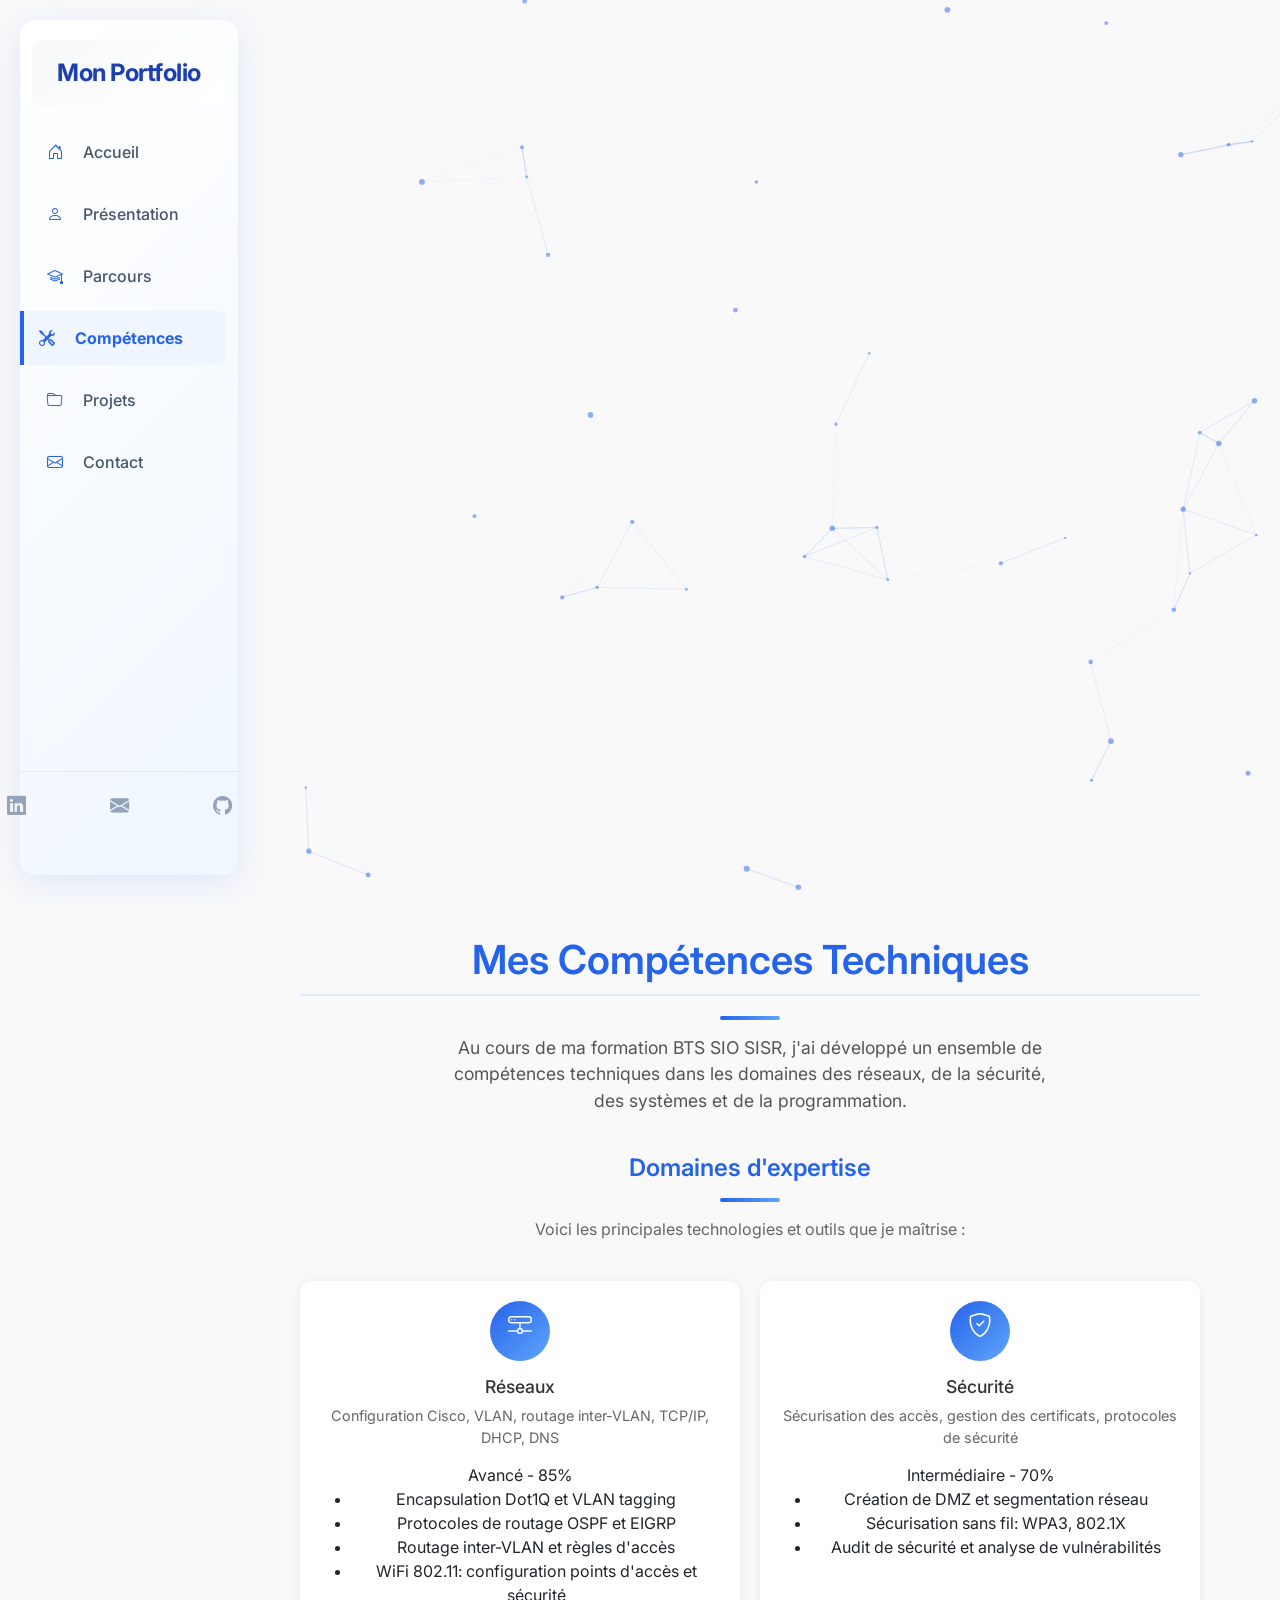
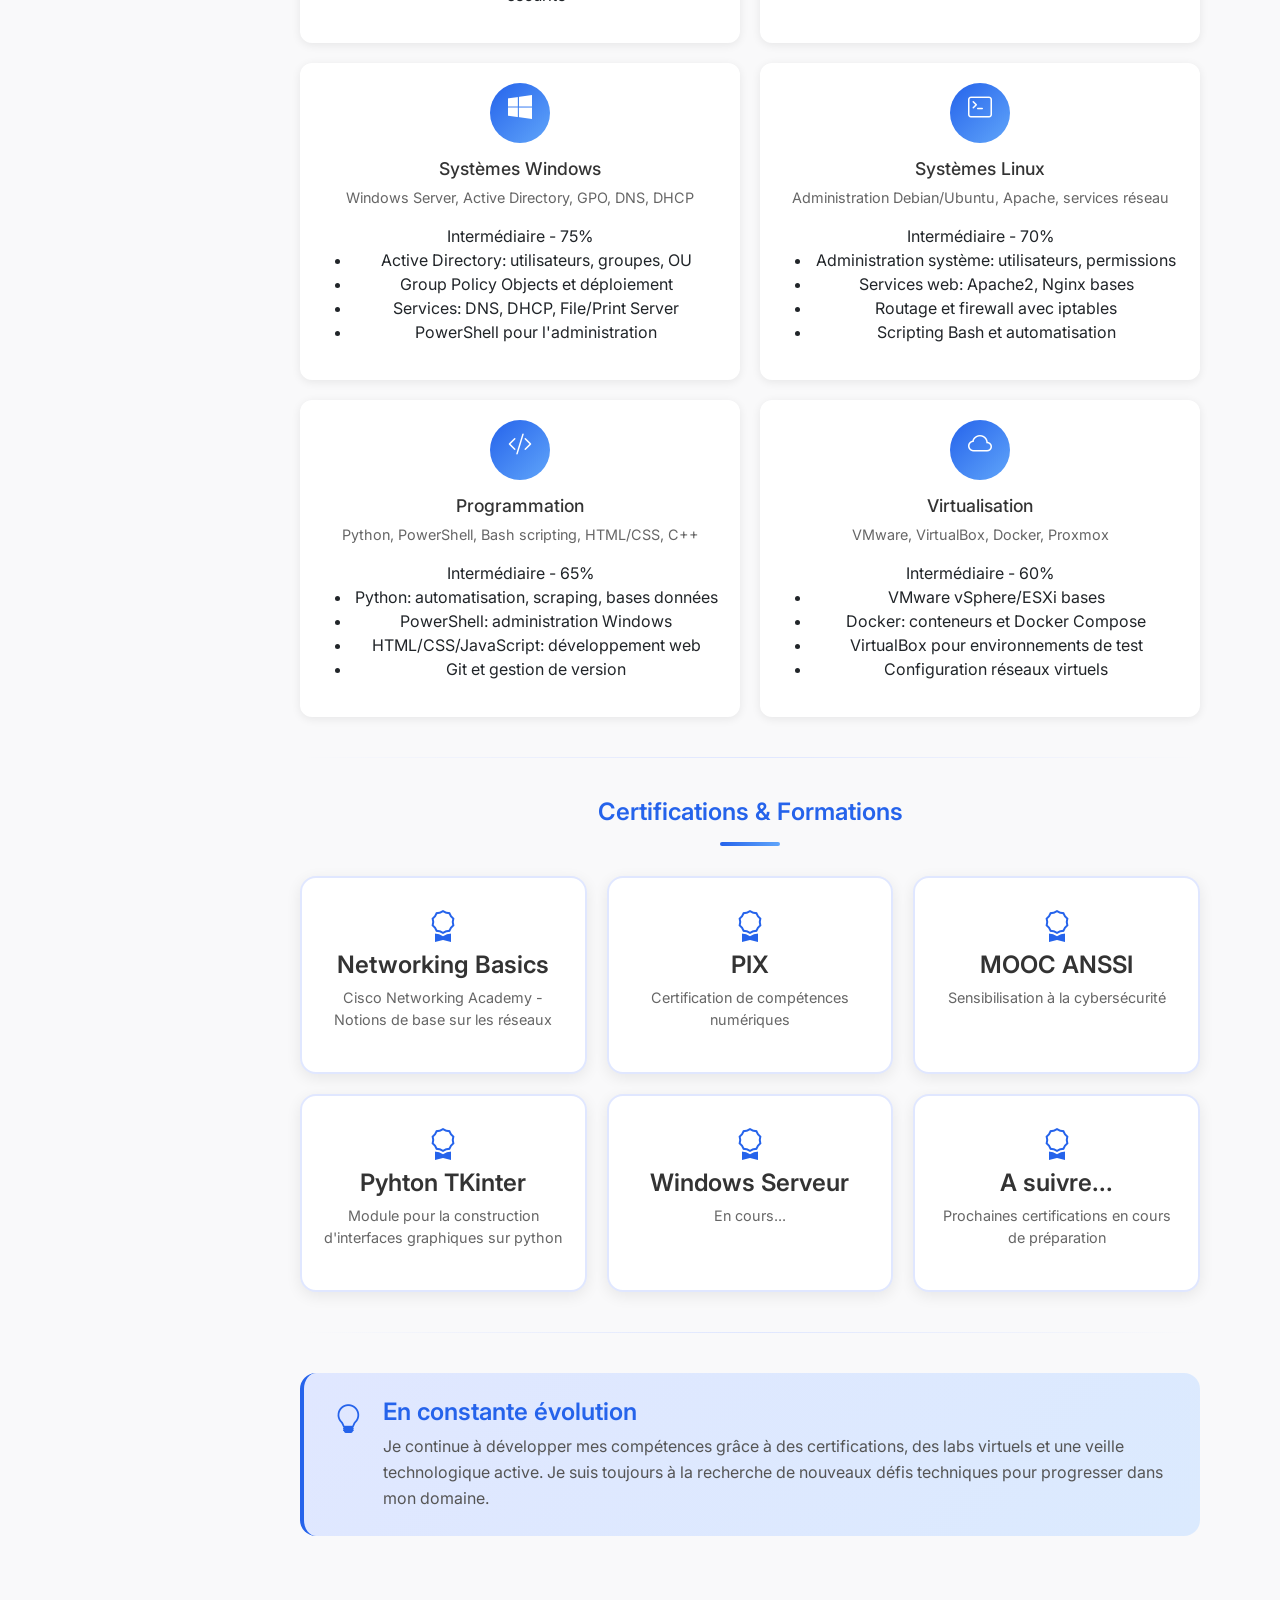
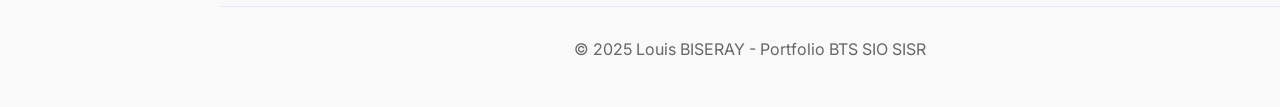
<file: pages/competences.html>
<!DOCTYPE html>
<html>
<head>
    <meta charset="UTF-8">
    <meta name="viewport" content="width=device-width, initial-scale=1.0">
    <meta name="description" content="Compétences de Louis BISERAY, élève BTS SIO SISR">
    <meta name="auteur" content="Louis BISERAY">
    <link rel="preconnect" href="https://fonts.googleapis.com">
    <link rel="preconnect" href="https://fonts.gstatic.com" crossorigin>
    <link href="https://fonts.googleapis.com/css2?family=Inter:wght@400;500;600&display=swap" rel="stylesheet">
    <link href="https://cdn.jsdelivr.net/npm/bootstrap@5.3.8/dist/css/bootstrap.min.css" rel="stylesheet"
        integrity="sha384-sRIl4kxILFvY47J16cr9ZwB07vP4J8+LH7qKQnuqkuIAvNWLzeN8tE5YBujZqJLB" crossorigin="anonymous">
    <link rel="stylesheet" href="https://cdn.jsdelivr.net/npm/bootstrap-icons@1.11.3/font/bootstrap-icons.css">
    <link rel="stylesheet" href="../style/style.css">
    <title>Compétences - Portfolio BTS SIO</title>
</head>
<body>
    <canvas id="particles-canvas"></canvas>
    
    <nav class="sidebar">
        <ul class="navbar-nav">
            <li class="title">Mon Portfolio</li>
            <li class="nav-item"><a class="nav-link" href="../index.html"><i class="bi bi-house-door me-2"></i>Accueil</a></li>
            <li class="nav-item"><a class="nav-link" href="presentation.html"><i class="bi bi-person me-2"></i>Présentation</a></li>
            <li class="nav-item"><a class="nav-link" href="parcours.html"><i class="bi bi-mortarboard me-2"></i>Parcours</a></li>
            <li class="nav-item"><a class="nav-link active" href="competences.html"><i class="bi bi-tools me-2"></i>Compétences</a></li>
            <li class="nav-item"><a class="nav-link" href="projets.html"><i class="bi bi-folder me-2"></i>Projets</a></li>
            <li class="nav-item"><a class="nav-link" href="contact.html"><i class="bi bi-envelope me-2"></i>Contact</a></li>
        </ul>
        <ul class="icon-nav">
            <li><a class="nav-link" href="https://www.linkedin.com/in/louis-biseray-5b55ba325/"><i class="bi bi-linkedin"></i></a></li>
            <li><a class="nav-link" href="mailto:louisbiseray@gmail.com"><i class="bi bi-envelope-fill"></i></a></li>
            <li><a class="nav-link" href="https://github.com/louisbiseray-bot"><i class="bi bi-github"></i></a></li>
        </ul>
    </nav>

    <section id="competences" class="content-section competences-page">
        <div class="page-header fade-in">
            <h2>Mes Compétences Techniques</h2>
            <div class="separator"></div>
            <p class="intro-text">Au cours de ma formation BTS SIO SISR, j'ai développé un ensemble de compétences techniques dans les domaines des réseaux, de la sécurité, des systèmes et de la programmation.</p>
        </div>

        <div class="competences-intro fade-in delay-1">
            <h3 class="section-title">Domaines d'expertise</h3>
            <div class="separator"></div>
            <p class="section-desc">Voici les principales technologies et outils que je maîtrise :</p>
        </div>
        
        <div class="skills-grid">
            <div class="skill-card slide-up">
                <div class="skill-icon">
                    <i class="bi bi-hdd-network"></i>
                </div>
                <h4>Réseaux</h4>
                <p>Configuration Cisco, VLAN, routage inter-VLAN, TCP/IP, DHCP, DNS</p>
                <div class="skill-level">
                    <div class="progress-bar">
                        <div class="progress-fill" style="width: 85%"></div>
                    </div>
                    <span class="level-text">Avancé - 85%</span>
                </div>
                <div class="skill-details">
                    <ul>
                        <li>Encapsulation Dot1Q et VLAN tagging</li>
                        <li>Protocoles de routage OSPF et EIGRP</li>
                        <li>Routage inter-VLAN et règles d'accès</li>
                        <li>WiFi 802.11: configuration points d'accès et sécurité</li>
                    </ul>
                </div>
            </div>
            <div class="skill-card slide-up delay-1">
                <div class="skill-icon">
                    <i class="bi bi-shield-check"></i>
                </div>
                <h4>Sécurité</h4>
                <p>Sécurisation des accès, gestion des certificats, protocoles de sécurité</p>
                <div class="skill-level">
                    <div class="progress-bar">
                        <div class="progress-fill" style="width: 70%"></div>
                    </div>
                    <span class="level-text">Intermédiaire - 70%</span>
                </div>
                <div class="skill-details">
                    <ul>
                        <li>Création de DMZ et segmentation réseau</li>
                        <li>Sécurisation sans fil: WPA3, 802.1X</li>
                        <li>Audit de sécurité et analyse de vulnérabilités</li>
                    </ul>
                </div>
            </div>
            <div class="skill-card slide-up delay-2">
                <div class="skill-icon">
                    <i class="bi bi-windows"></i>
                </div>
                <h4>Systèmes Windows</h4>
                <p>Windows Server, Active Directory, GPO, DNS, DHCP</p>
                <div class="skill-level">
                    <div class="progress-bar">
                        <div class="progress-fill" style="width: 75%"></div>
                    </div>
                    <span class="level-text">Intermédiaire - 75%</span>
                </div>
                <div class="skill-details">
                    <ul>
                        <li>Active Directory: utilisateurs, groupes, OU</li>
                        <li>Group Policy Objects et déploiement</li>
                        <li>Services: DNS, DHCP, File/Print Server</li>
                        <li>PowerShell pour l'administration</li>
                    </ul>
                </div>
            </div>
            <div class="skill-card slide-up delay-3">
                <div class="skill-icon">
                    <i class="bi bi-terminal"></i>
                </div>
                <h4>Systèmes Linux</h4>
                <p>Administration Debian/Ubuntu, Apache, services réseau</p>
                <div class="skill-level">
                    <div class="progress-bar">
                        <div class="progress-fill" style="width: 70%"></div>
                    </div>
                    <span class="level-text">Intermédiaire - 70%</span>
                </div>
                <div class="skill-details">
                    <ul>
                        <li>Administration système: utilisateurs, permissions</li>
                        <li>Services web: Apache2, Nginx bases</li>
                        <li>Routage et firewall avec iptables</li>
                        <li>Scripting Bash et automatisation</li>
                    </ul>
                </div>
            </div>
            <div class="skill-card slide-up">
                <div class="skill-icon">
                    <i class="bi bi-code-slash"></i>
                </div>
                <h4>Programmation</h4>
                <p>Python, PowerShell, Bash scripting, HTML/CSS, C++</p>
                <div class="skill-level">
                    <div class="progress-bar">
                        <div class="progress-fill" style="width: 65%"></div>
                    </div>
                    <span class="level-text">Intermédiaire - 65%</span>
                </div>
                <div class="skill-details">
                    <ul>
                        <li>Python: automatisation, scraping, bases données</li>
                        <li>PowerShell: administration Windows</li>
                        <li>HTML/CSS/JavaScript: développement web</li>
                        <li>Git et gestion de version</li>
                    </ul>
                </div>
            </div>
            <div class="skill-card slide-up delay-1">
                <div class="skill-icon">
                    <i class="bi bi-cloud"></i>
                </div>
                <h4>Virtualisation</h4>
                <p>VMware, VirtualBox, Docker, Proxmox</p>
                <div class="skill-level">
                    <div class="progress-bar">
                        <div class="progress-fill" style="width: 60%"></div>
                    </div>
                    <span class="level-text">Intermédiaire - 60%</span>
                </div>
                <div class="skill-details">
                    <ul>
                        <li>VMware vSphere/ESXi bases</li>
                        <li>Docker: conteneurs et Docker Compose</li>
                        <li>VirtualBox pour environnements de test</li>
                        <li>Configuration réseaux virtuels</li>
                    </ul>
                </div>
            </div>
        </div>

        <div class="separator-line"></div>

        <div class="certifications-section fade-in delay-2">
            <h3 class="section-title">Certifications & Formations</h3>
            <div class="separator"></div>
            <div class="cert-grid">
                <div class="cert-card slide-up">
                    <i class="bi bi-award"></i>
                    <h4>Networking Basics</h4>
                    <p>Cisco Networking Academy - Notions de base sur les réseaux</p>
                </div>
                <div class="cert-card slide-up delay-1">
                    <i class="bi bi-award"></i>
                    <h4>PIX</h4>
                    <p>Certification de compétences numériques</p>
                </div>
                <div class="cert-card slide-up delay-2">
                    <i class="bi bi-award"></i>
                    <h4>MOOC ANSSI</h4>
                    <p>Sensibilisation à la cybersécurité</p>
                </div>
                <div class="cert-card slide-up delay-3">
                    <i class="bi bi-award"></i>
                    <h4>Pyhton TKinter</h4>
                    <p>Module pour la construction d'interfaces graphiques sur python</p>
                </div>
                <div class="cert-card slide-up delay-4">
                    <i class="bi bi-award"></i>
                    <h4>Windows Serveur</h4>
                    <p>En cours...</p>
                </div>
                <div class="cert-card slide-up delay-5">
                    <i class="bi bi-award"></i>
                    <h4>A suivre...</h4>
                    <p>Prochaines certifications en cours de préparation</p>
                </div>
            </div>
        </div>

        <div class="separator-line"></div>

        <div class="learning-section fade-in">
            <div class="info-box">
                <i class="bi bi-lightbulb"></i>
                <div>
                    <h4>En constante évolution</h4>
                    <p>Je continue à développer mes compétences grâce à des certifications, des labs virtuels et une veille technologique active. Je suis toujours à la recherche de nouveaux défis techniques pour progresser dans mon domaine.</p>
                </div>
            </div>
        </div>
    </section>

    <footer class="footer">
        <p>&copy; 2025 Louis BISERAY - Portfolio BTS SIO SISR</p>
    </footer>
    <script src="../js/particles.js"></script>
</body>
</html>
</file>
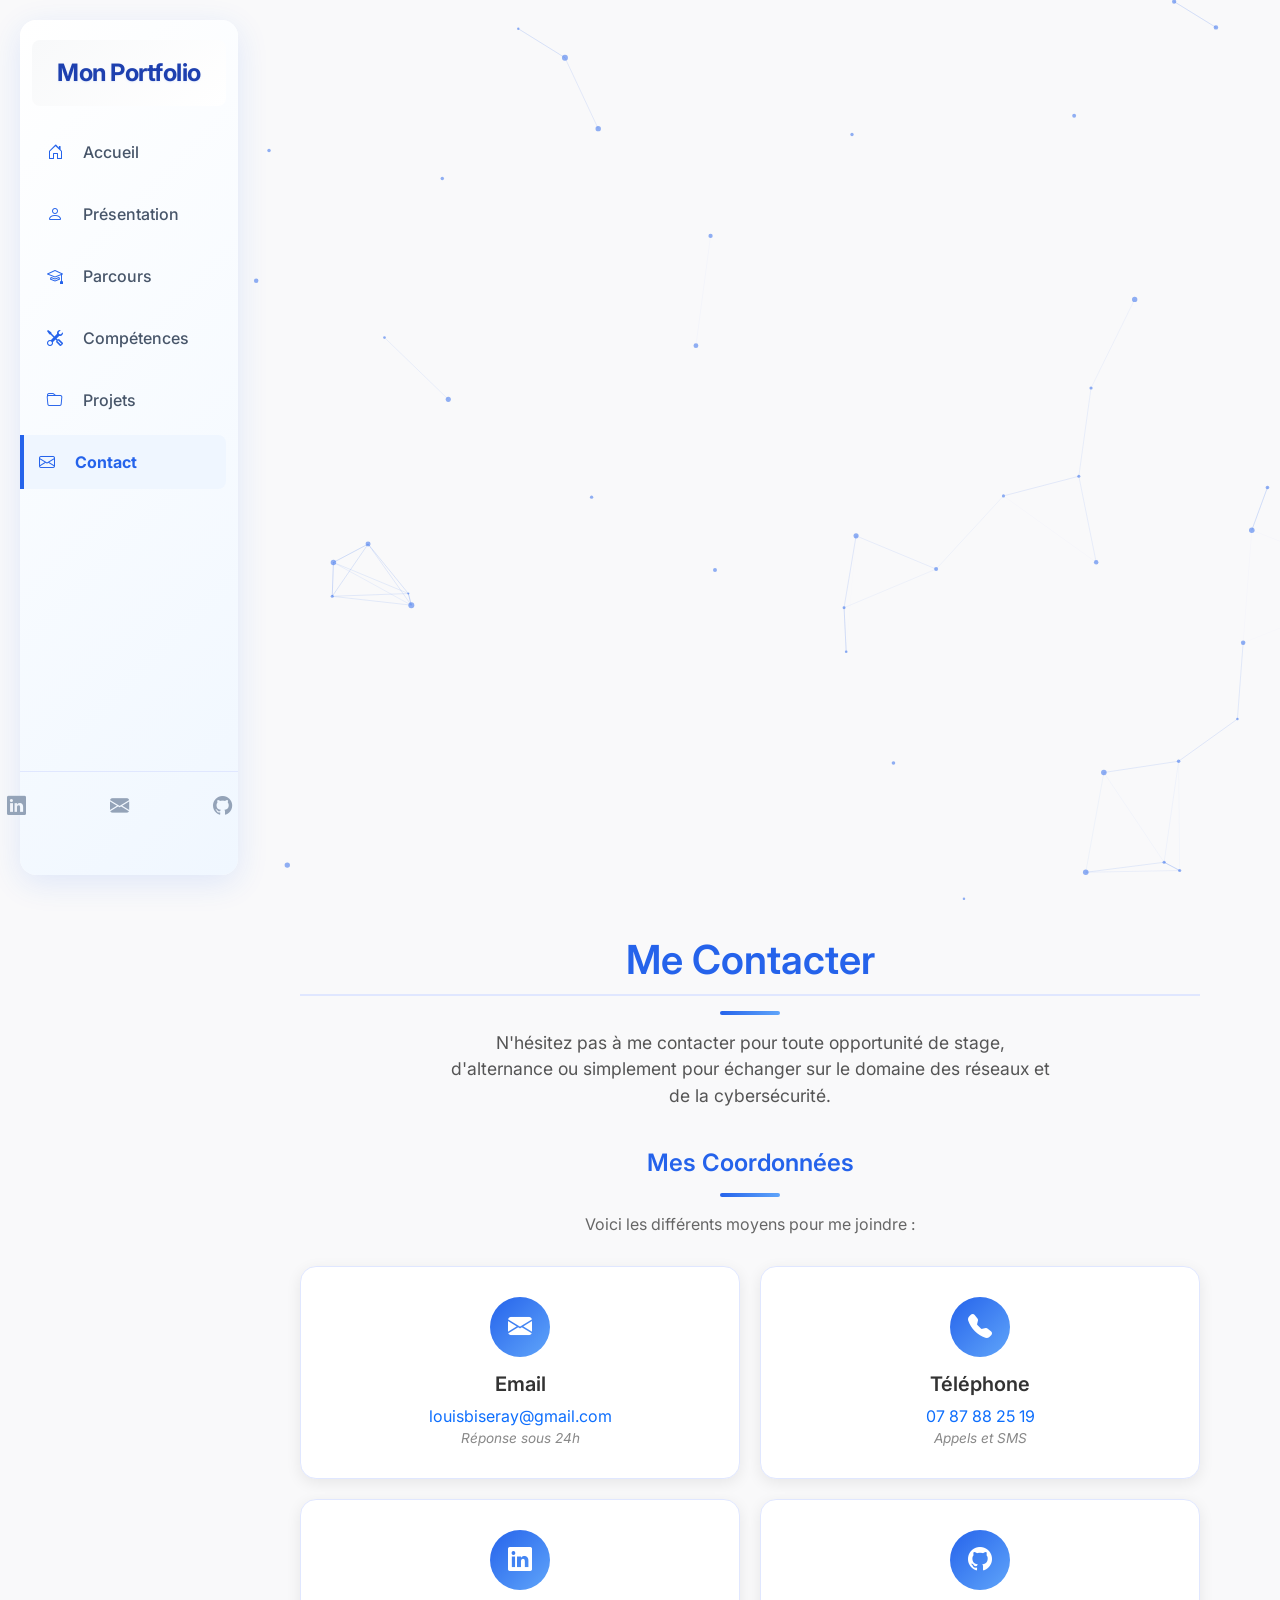
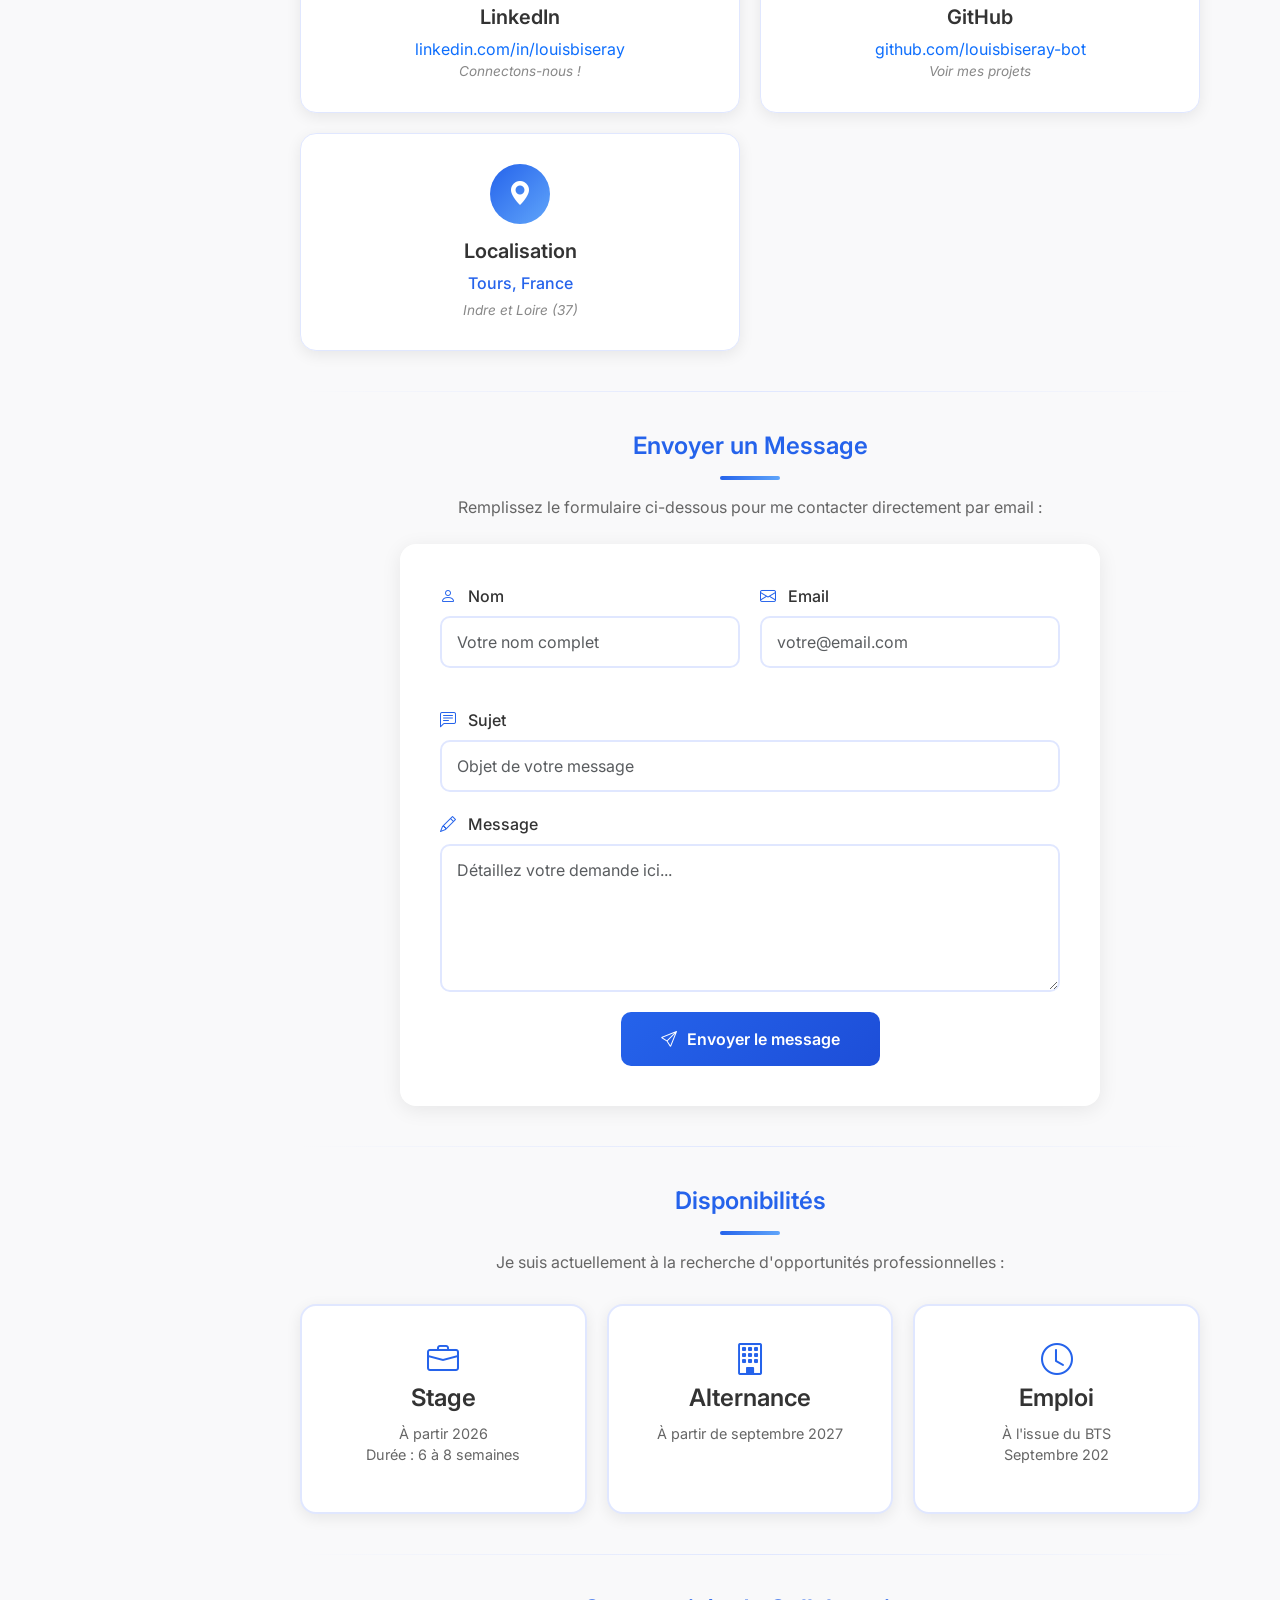
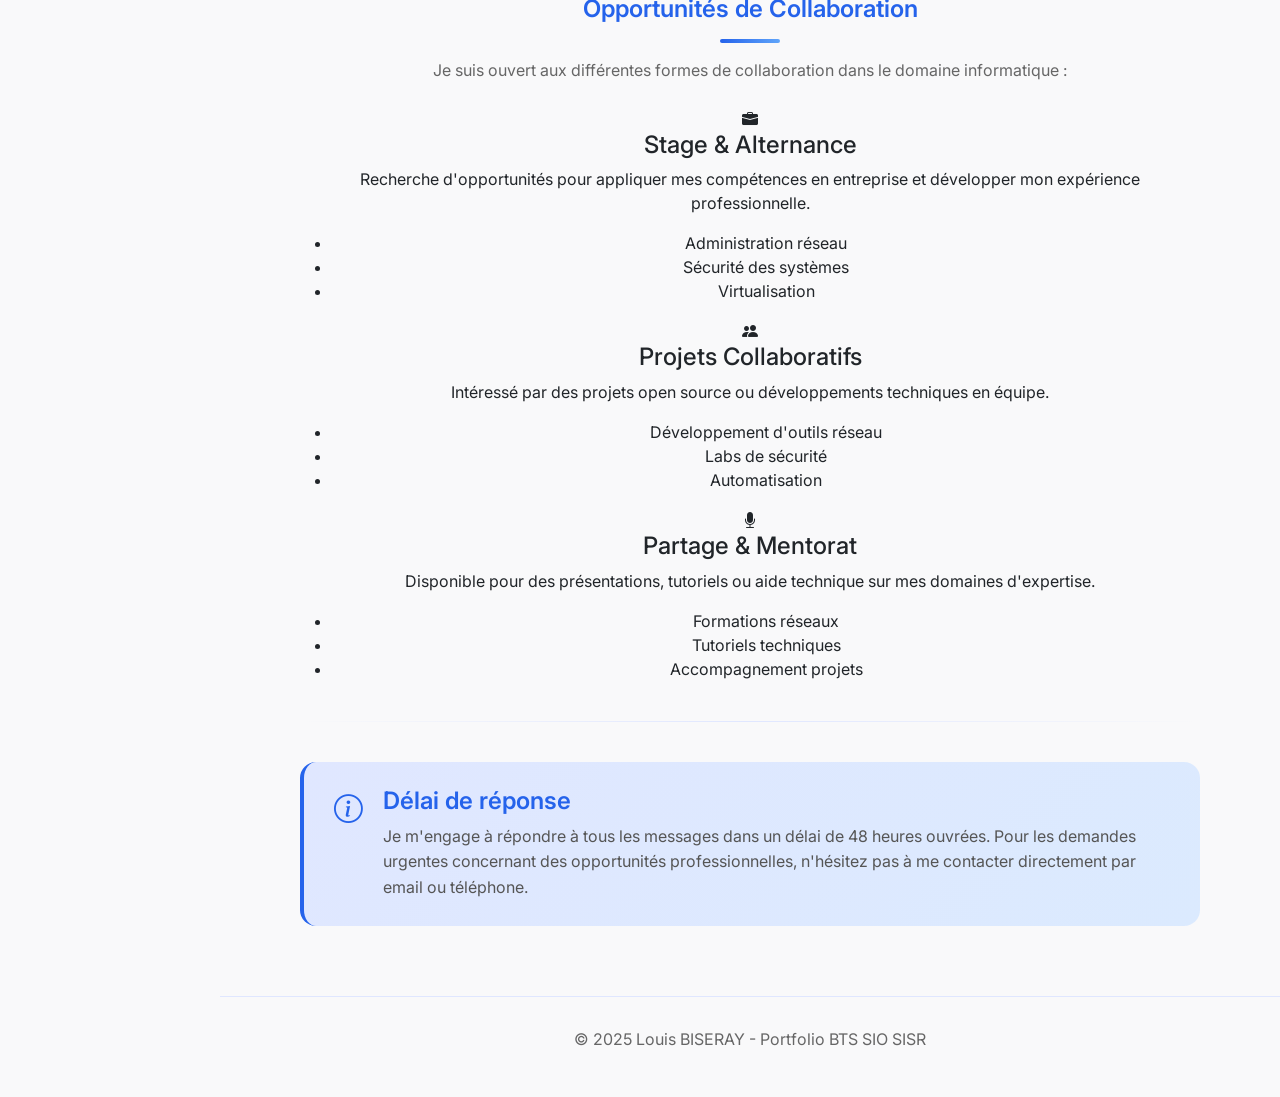
<file: pages/contact.html>
<!DOCTYPE html>
<html>
<head>
    <meta charset="UTF-8">
    <meta name="viewport" content="width=device-width, initial-scale=1.0">
    <meta name="description" content="Contact Louis BISERAY, élève BTS SIO SISR">
    <meta name="auteur" content="Louis BISERAY">
    <link rel="preconnect" href="https://fonts.googleapis.com">
    <link rel="preconnect" href="https://fonts.gstatic.com" crossorigin>
    <link href="https://fonts.googleapis.com/css2?family=Inter:wght@400;500;600&display=swap" rel="stylesheet">
    <link href="https://cdn.jsdelivr.net/npm/bootstrap@5.3.8/dist/css/bootstrap.min.css" rel="stylesheet"
        integrity="sha384-sRIl4kxILFvY47J16cr9ZwB07vP4J8+LH7qKQnuqkuIAvNWLzeN8tE5YBujZqJLB" crossorigin="anonymous">
    <link rel="stylesheet" href="https://cdn.jsdelivr.net/npm/bootstrap-icons@1.11.3/font/bootstrap-icons.css">
    <link rel="stylesheet" href="../style/style.css">
    <title>Contact - Portfolio BTS SIO</title>
</head>
<body>
    <canvas id="particles-canvas"></canvas>
    
    <nav class="sidebar">
        <ul class="navbar-nav">
            <li class="title">Mon Portfolio</li>
            <li class="nav-item"><a class="nav-link" href="../index.html"><i class="bi bi-house-door me-2"></i>Accueil</a></li>
            <li class="nav-item"><a class="nav-link" href="presentation.html"><i class="bi bi-person me-2"></i>Présentation</a></li>
            <li class="nav-item"><a class="nav-link" href="parcours.html"><i class="bi bi-mortarboard me-2"></i>Parcours</a></li>
            <li class="nav-item"><a class="nav-link" href="competences.html"><i class="bi bi-tools me-2"></i>Compétences</a></li>
            <li class="nav-item"><a class="nav-link" href="projets.html"><i class="bi bi-folder me-2"></i>Projets</a></li>
            <li class="nav-item"><a class="nav-link active" href="contact.html"><i class="bi bi-envelope me-2"></i>Contact</a></li>
        </ul>
        <ul class="icon-nav">
            <li><a class="nav-link" href="https://www.linkedin.com/in/louis-biseray-5b55ba325/"><i class="bi bi-linkedin"></i></a></li>
            <li><a class="nav-link" href="mailto:louisbiseray@gmail.com"><i class="bi bi-envelope-fill"></i></a></li>
            <li><a class="nav-link" href="https://github.com/louisbiseray-bot"><i class="bi bi-github"></i></a></li>
        </ul>
    </nav>

    <section id="contact" class="content-section contact-page">
        <div class="contact-header fade-in">
            <h2>Me Contacter</h2>
            <div class="separator"></div>
            <p class="intro-text">N'hésitez pas à me contacter pour toute opportunité de stage, d'alternance ou simplement pour échanger sur le domaine des réseaux et de la cybersécurité.</p>
        </div>

        <div class="contact-info-section fade-in delay-1">
            <h3 class="section-title">Mes Coordonnées</h3>
            <div class="separator"></div>
            <p class="section-desc">Voici les différents moyens pour me joindre :</p>
            
            <div class="contact-grid">
                <div class="contact-card slide-up">
                    <div class="icon-circle">
                        <i class="bi bi-envelope-fill"></i>
                    </div>
                    <h5>Email</h5>
                    <a class="text-decoration-none" href="mailto:louisbiseray@gmail.com">louisbiseray@gmail.com</a>
                    <span class="contact-note d-block">Réponse sous 24h</span>
                </div>
                
                <div class="contact-card slide-up delay-1">
                    <div class="icon-circle">
                        <i class="bi bi-telephone-fill"></i>
                    </div>
                    <h5>Téléphone</h5>
                    <a class="text-decoration-none" href="tel:+33787882519">07 87 88 25 19</a>
                    <span class="contact-note d-block">Appels et SMS</span>
                </div>
                
                <div class="contact-card slide-up delay-2">
                    <div class="icon-circle">
                        <i class="bi bi-linkedin"></i>
                    </div>
                    <h5>LinkedIn</h5>
                    <a class="text-decoration-none" href="https://www.linkedin.com/in/louis-biseray-5b55ba325/">linkedin.com/in/louisbiseray</a>
                    <span class="contact-note d-block">Connectons-nous !</span>
                </div>
                
                <div class="contact-card slide-up">
                    <div class="icon-circle">
                        <i class="bi bi-github"></i>
                    </div>
                    <h5>GitHub</h5>
                    <a class="text-decoration-none" href="https://github.com/louisbiseray-bot">github.com/louisbiseray-bot</a>
                    <span class="contact-note d-block">Voir mes projets</span>
                </div>
                
                <div class="contact-card slide-up delay-1">
                    <div class="icon-circle">
                        <i class="bi bi-geo-alt-fill"></i>
                    </div>
                    <h5>Localisation</h5>
                    <p>Tours, France</p>
                    <span class="contact-note d-block">Indre et Loire (37)</span>
                </div>
            </div>
        </div>

        <div class="separator-line"></div>

        <div class="contact-form-section fade-in delay-2">
            <h3 class="section-title">Envoyer un Message</h3>
            <div class="separator"></div>
            <p class="section-desc">Remplissez le formulaire ci-dessous pour me contacter directement par email :</p>
            
            <div class="form-container slide-up">
                <form action="mailto:louisbiseray@gmail.com" method="post" enctype="text/plain">
                    <div class="form-row">
                        <div class="form-group">
                            <label for="nom"><i class="bi bi-person"></i> Nom</label>
                            <input type="text" class="form-control" id="nom" name="nom" placeholder="Votre nom complet" required>
                        </div>
                        <div class="form-group">
                            <label for="email"><i class="bi bi-envelope"></i> Email</label>
                            <input type="email" class="form-control" id="email" name="email" placeholder="votre@email.com" required>
                        </div>
                    </div>
                    <div class="form-group">
                        <label for="sujet"><i class="bi bi-chat-left-text"></i> Sujet</label>
                        <input type="text" class="form-control" id="sujet" name="sujet" placeholder="Objet de votre message" required>
                    </div>
                    <div class="form-group">
                        <label for="message"><i class="bi bi-pencil"></i> Message</label>
                        <textarea class="form-control" id="message" name="message" rows="5" placeholder="Détaillez votre demande ici..." required></textarea>
                    </div>
                    <button type="submit" class="btn-submit pulse-hover">
                        <i class="bi bi-send"></i> Envoyer le message
                    </button>
                </form>
            </div>
        </div>

        <div class="separator-line"></div>

        <div class="availability-section fade-in delay-3">
            <h3 class="section-title">Disponibilités</h3>
            <div class="separator"></div>
            <p class="section-desc">Je suis actuellement à la recherche d'opportunités professionnelles :</p>
            
            <div class="availability-cards">
                <div class="avail-card slide-up">
                    <i class="bi bi-briefcase"></i>
                    <h4>Stage</h4>
                    <p>À partir 2026<br>Durée : 6 à 8 semaines</p>
                </div>
                <div class="avail-card slide-up delay-1">
                    <i class="bi bi-building"></i>
                    <h4>Alternance</h4>
                    <p>À partir de septembre 2027<br></p>
                </div>
                <div class="avail-card slide-up delay-2">
                    <i class="bi bi-clock"></i>
                    <h4>Emploi</h4>
                    <p>À l'issue du BTS<br>Septembre 202</p>
                </div>
            </div>
        </div>

        <div class="separator-line"></div>

        <div class="collaboration-section fade-in">
            <h3 class="section-title">Opportunités de Collaboration</h3>
            <div class="separator"></div>
            <p class="section-desc">Je suis ouvert aux différentes formes de collaboration dans le domaine informatique :</p>
            
            <div class="collab-grid">
                <div class="collab-card slide-up">
                    <i class="bi bi-briefcase-fill"></i>
                    <h4>Stage & Alternance</h4>
                    <p>Recherche d'opportunités pour appliquer mes compétences en entreprise et développer mon expérience professionnelle.</p>
                    <ul>
                        <li>Administration réseau</li>
                        <li>Sécurité des systèmes</li>
                        <li>Virtualisation</li>
                    </ul>
                </div>
                <div class="collab-card slide-up delay-1">
                    <i class="bi bi-people-fill"></i>
                    <h4>Projets Collaboratifs</h4>
                    <p>Intéressé par des projets open source ou développements techniques en équipe.</p>
                    <ul>
                        <li>Développement d'outils réseau</li>
                        <li>Labs de sécurité</li>
                        <li>Automatisation</li>
                    </ul>
                </div>
                <div class="collab-card slide-up delay-2">
                    <i class="bi bi-mic-fill"></i>
                    <h4>Partage & Mentorat</h4>
                    <p>Disponible pour des présentations, tutoriels ou aide technique sur mes domaines d'expertise.</p>
                    <ul>
                        <li>Formations réseaux</li>
                        <li>Tutoriels techniques</li>
                        <li>Accompagnement projets</li>
                    </ul>
                </div>
            </div>
        </div>

        <div class="separator-line"></div>

        <div class="response-section fade-in">
            <div class="response-box">
                <i class="bi bi-info-circle"></i>
                <div>
                    <h4>Délai de réponse</h4>
                    <p>Je m'engage à répondre à tous les messages dans un délai de 48 heures ouvrées. Pour les demandes urgentes concernant des opportunités professionnelles, n'hésitez pas à me contacter directement par email ou téléphone.</p>
                </div>
            </div>
        </div>
    </section>

    <footer class="footer">
        <p>&copy; 2025 Louis BISERAY - Portfolio BTS SIO SISR</p>
    </footer>
    <script src="../js/particles.js"></script>
</body>
</html>
</file>
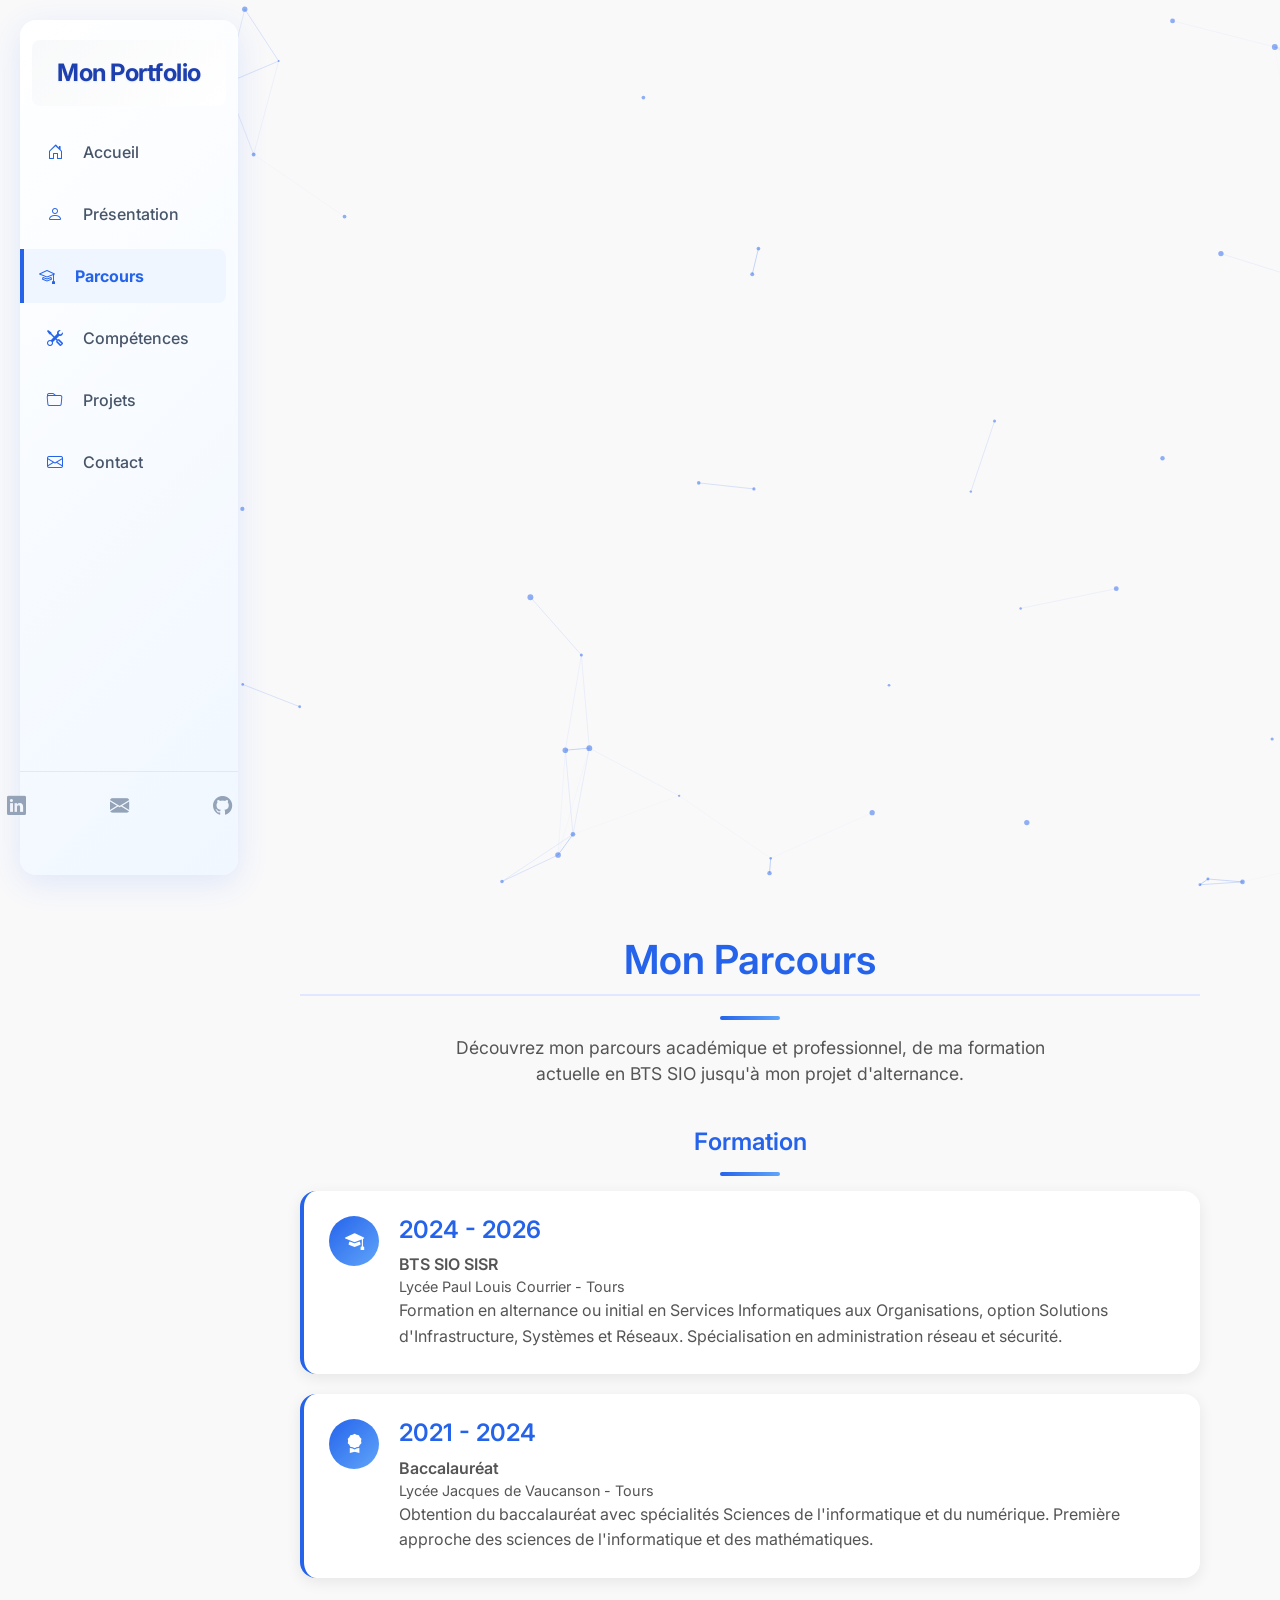
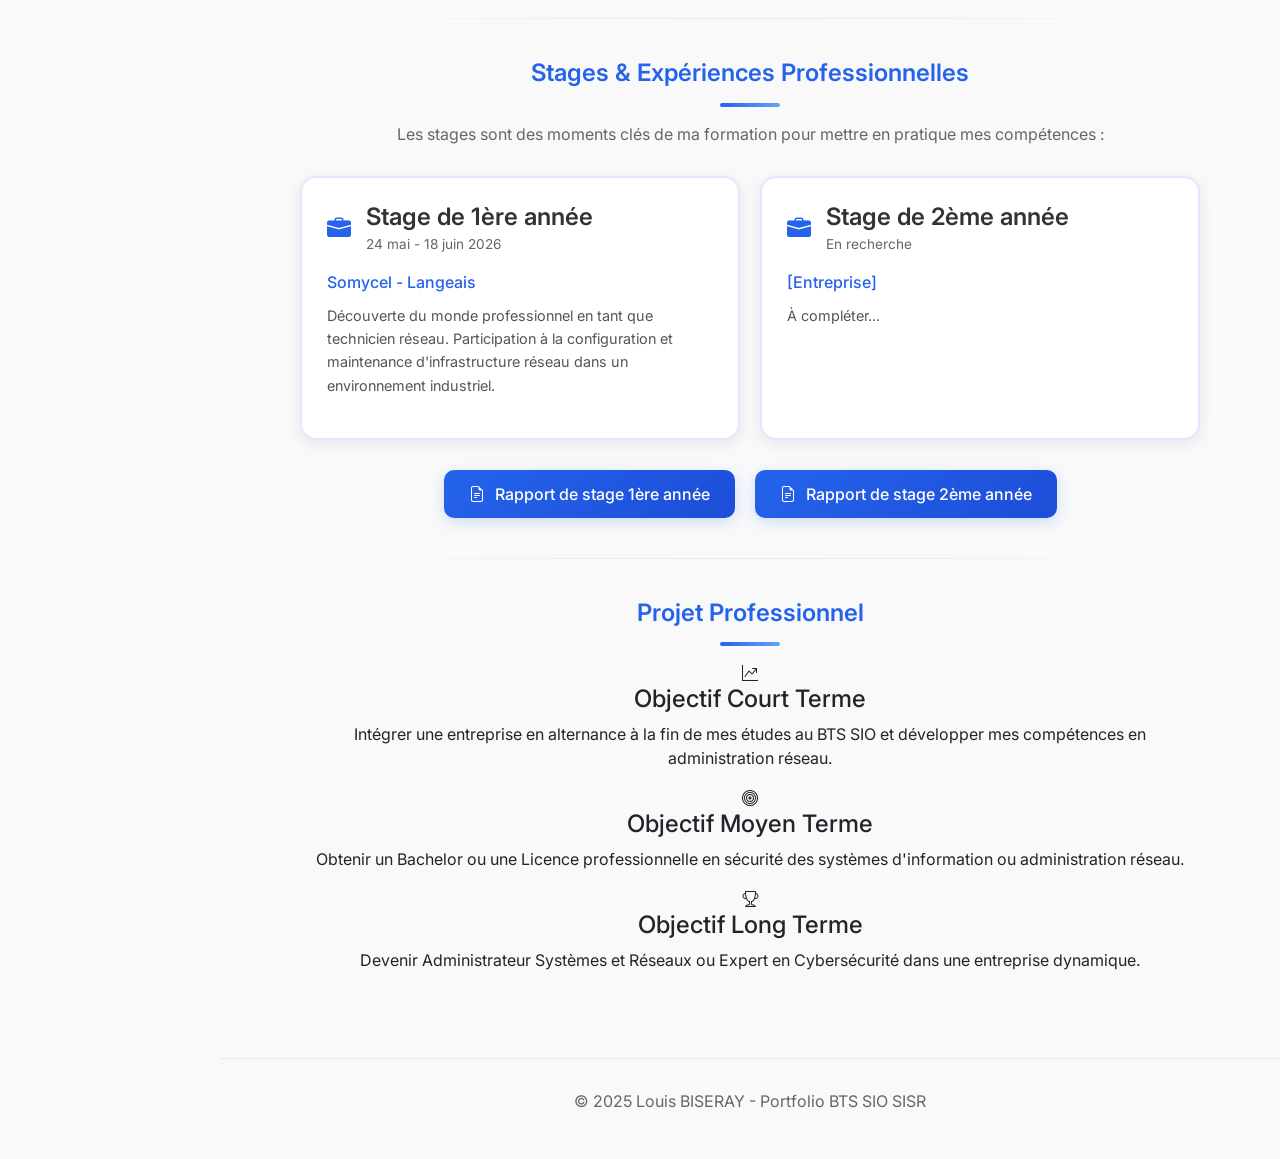
<file: pages/parcours.html>
<!DOCTYPE html>
<html>
<head>
    <meta charset="UTF-8">
    <meta name="viewport" content="width=device-width, initial-scale=1.0">
    <meta name="description" content="Parcours de Louis BISERAY, élève BTS SIO SISR">
    <meta name="auteur" content="Louis BISERAY">
    <link rel="preconnect" href="https://fonts.googleapis.com">
    <link rel="preconnect" href="https://fonts.gstatic.com" crossorigin>
    <link href="https://fonts.googleapis.com/css2?family=Inter:wght@400;500;600&display=swap" rel="stylesheet">
    <link href="https://cdn.jsdelivr.net/npm/bootstrap@5.3.8/dist/css/bootstrap.min.css" rel="stylesheet"
        integrity="sha384-sRIl4kxILFvY47J16cr9ZwB07vP4J8+LH7qKQnuqkuIAvNWLzeN8tE5YBujZqJLB" crossorigin="anonymous">
    <link rel="stylesheet" href="https://cdn.jsdelivr.net/npm/bootstrap-icons@1.11.3/font/bootstrap-icons.css">
    <link rel="stylesheet" href="../style/style.css">
    <title>Parcours - Portfolio BTS SIO</title>
</head>
<body>
    <canvas id="particles-canvas"></canvas>
    
    <nav class="sidebar">
        <ul class="navbar-nav">
            <li class="title">Mon Portfolio</li>
            <li class="nav-item"><a class="nav-link" href="../index.html"><i class="bi bi-house-door me-2"></i>Accueil</a></li>
            <li class="nav-item"><a class="nav-link" href="presentation.html"><i class="bi bi-person me-2"></i>Présentation</a></li>
            <li class="nav-item"><a class="nav-link active" href="parcours.html"><i class="bi bi-mortarboard me-2"></i>Parcours</a></li>
            <li class="nav-item"><a class="nav-link" href="competences.html"><i class="bi bi-tools me-2"></i>Compétences</a></li>
            <li class="nav-item"><a class="nav-link" href="projets.html"><i class="bi bi-folder me-2"></i>Projets</a></li>
            <li class="nav-item"><a class="nav-link" href="contact.html"><i class="bi bi-envelope me-2"></i>Contact</a></li>
        </ul>
        <ul class="icon-nav">
            <li><a class="nav-link" href="https://www.linkedin.com/in/louis-biseray-5b55ba325/"><i class="bi bi-linkedin"></i></a></li>
            <li><a class="nav-link" href="mailto:louisbiseray@gmail.com"><i class="bi bi-envelope-fill"></i></a></li>
            <li><a class="nav-link" href="https://github.com/louisbiseray-bot"><i class="bi bi-github"></i></a></li>
        </ul>
    </nav>

    <section id="parcours" class="content-section parcours-page">
        <div class="page-header fade-in">
            <h2>Mon Parcours</h2>
            <div class="separator"></div>
            <p class="intro-text">Découvrez mon parcours académique et professionnel, de ma formation actuelle en BTS SIO jusqu'à mon projet d'alternance.</p>
        </div>

        <div class="timeline-section fade-in delay-1">
            <h3 class="section-title">Formation</h3>
            <div class="separator"></div>
            
            <div class="timeline">
                <div class="timeline-item slide-up">
                    <div class="timeline-icon">
                        <i class="bi bi-mortarboard-fill"></i>
                    </div>
                    <div class="timeline-content">
                        <h4>2024 - 2026</h4>
                        <p class="timeline-title">BTS SIO SISR</p>
                        <p class="timeline-place">Lycée Paul Louis Courrier - Tours</p>
                        <p class="timeline-desc">Formation en alternance ou initial en Services Informatiques aux Organisations, option Solutions d'Infrastructure, Systèmes et Réseaux. Spécialisation en administration réseau et sécurité.</p>
                    </div>
                </div>
                <div class="timeline-item slide-up delay-1">
                    <div class="timeline-icon">
                        <i class="bi bi-award-fill"></i>
                    </div>
                    <div class="timeline-content">
                        <h4>2021 - 2024</h4>
                        <p class="timeline-title">Baccalauréat</p>
                        <p class="timeline-place">Lycée Jacques de Vaucanson - Tours</p>
                        <p class="timeline-desc">Obtention du baccalauréat avec spécialités Sciences de l'informatique et du numérique. Première approche des sciences de l'informatique et des mathématiques.</p>
                    </div>
                </div>
            </div>
        </div>

        <div class="separator-line"></div>

        <div class="stages-section fade-in delay-3">
            <h3 class="section-title">Stages & Expériences Professionnelles</h3>
            <div class="separator"></div>
            <p class="section-desc">Les stages sont des moments clés de ma formation pour mettre en pratique mes compétences :</p>
            
            <div class="stage-cards">
                <div class="stage-card slide-up">
                    <div class="stage-header">
                        <i class="bi bi-briefcase-fill"></i>
                        <div>
                            <h4>Stage de 1ère année</h4>
                            <span class="stage-date">24 mai - 18 juin 2026</span>
                        </div>
                    </div>
                    <p class="stage-entreprise">Somycel - Langeais</p>
                    <p class="stage-desc">Découverte du monde professionnel en tant que technicien réseau. Participation à la configuration et maintenance d'infrastructure réseau dans un environnement industriel.</p>
                </div>
                <div class="stage-card slide-up delay-1">
                    <div class="stage-header">
                        <i class="bi bi-briefcase-fill"></i>
                        <div>
                            <h4>Stage de 2ème année</h4>
                            <span class="stage-date">En recherche</span>
                        </div>
                    </div>
                    <p class="stage-entreprise">[Entreprise]</p>
                    <p class="stage-desc">À compléter...</p>
                </div>
            </div>

            <div class="stage-reports fade-in delay-2">
                <a href="../rapport_stage/rapport1" class="report-btn slide-up">
                    <i class="bi bi-file-earmark-text"></i>
                    <span>Rapport de stage 1ère année</span>
                </a>
                <a href="../rapport_stage/rapport2" class="report-btn slide-up delay-1">
                    <i class="bi bi-file-earmark-text"></i>
                    <span>Rapport de stage 2ème année</span>
                </a>
            </div>
        </div>

        <div class="separator-line"></div>

        <div class="projets-pro fade-in delay-3">
            <h3 class="section-title">Projet Professionnel</h3>
            <div class="separator"></div>
            <div class="projet-cards">
                <div class="projet-card slide-up">
                    <i class="bi bi-graph-up-arrow"></i>
                    <h4>Objectif Court Terme</h4>
                    <p>Intégrer une entreprise en alternance à la fin de mes études au BTS SIO et développer mes compétences en administration réseau.</p>
                </div>
                <div class="projet-card slide-up delay-1">
                    <i class="bi bi-bullseye"></i>
                    <h4>Objectif Moyen Terme</h4>
                    <p>Obtenir un Bachelor ou une Licence professionnelle en sécurité des systèmes d'information ou administration réseau.</p>
                </div>
                <div class="projet-card slide-up delay-2">
                    <i class="bi bi-trophy"></i>
                    <h4>Objectif Long Terme</h4>
                    <p>Devenir Administrateur Systèmes et Réseaux ou Expert en Cybersécurité dans une entreprise dynamique.</p>
                </div>
            </div>
        </div>
    </section>

    <footer class="footer">
        <p>&copy; 2025 Louis BISERAY - Portfolio BTS SIO SISR</p>
    </footer>
    <script src="../js/particles.js"></script>
</body>
</html>
</file>
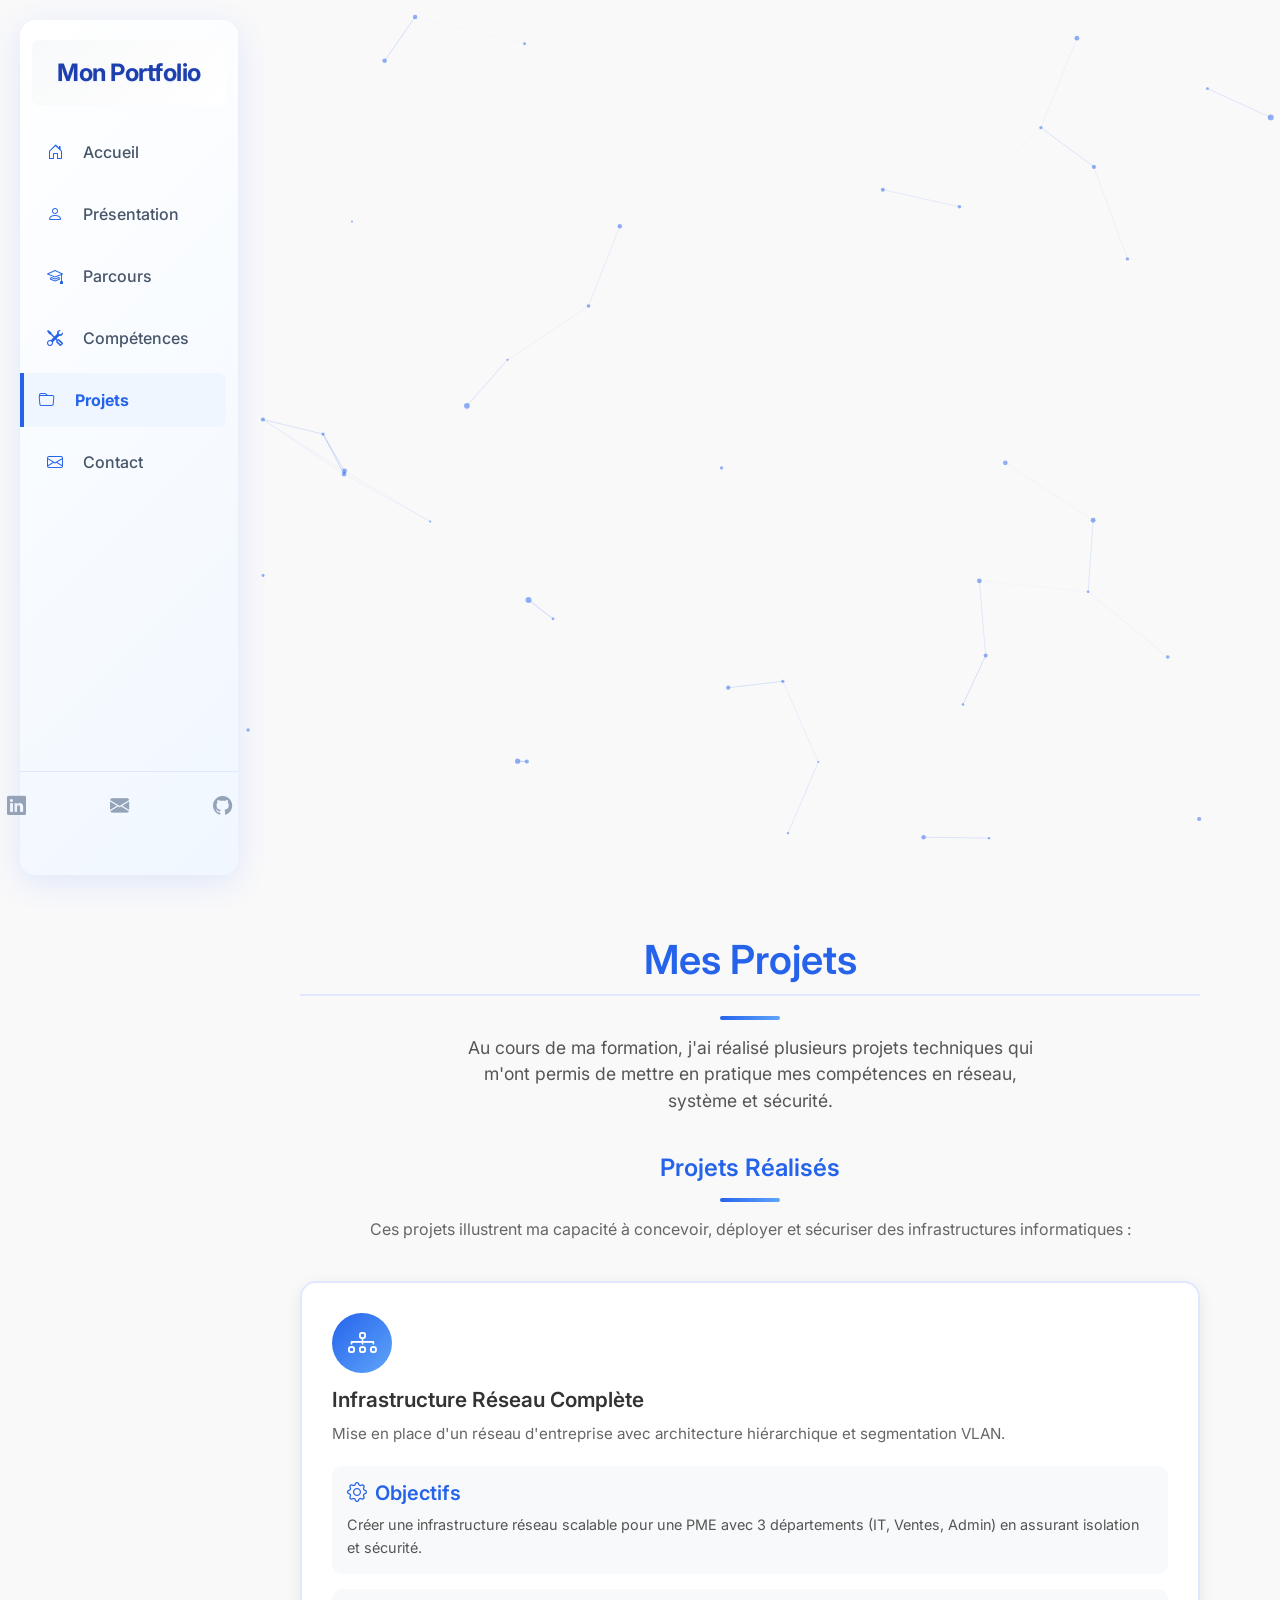
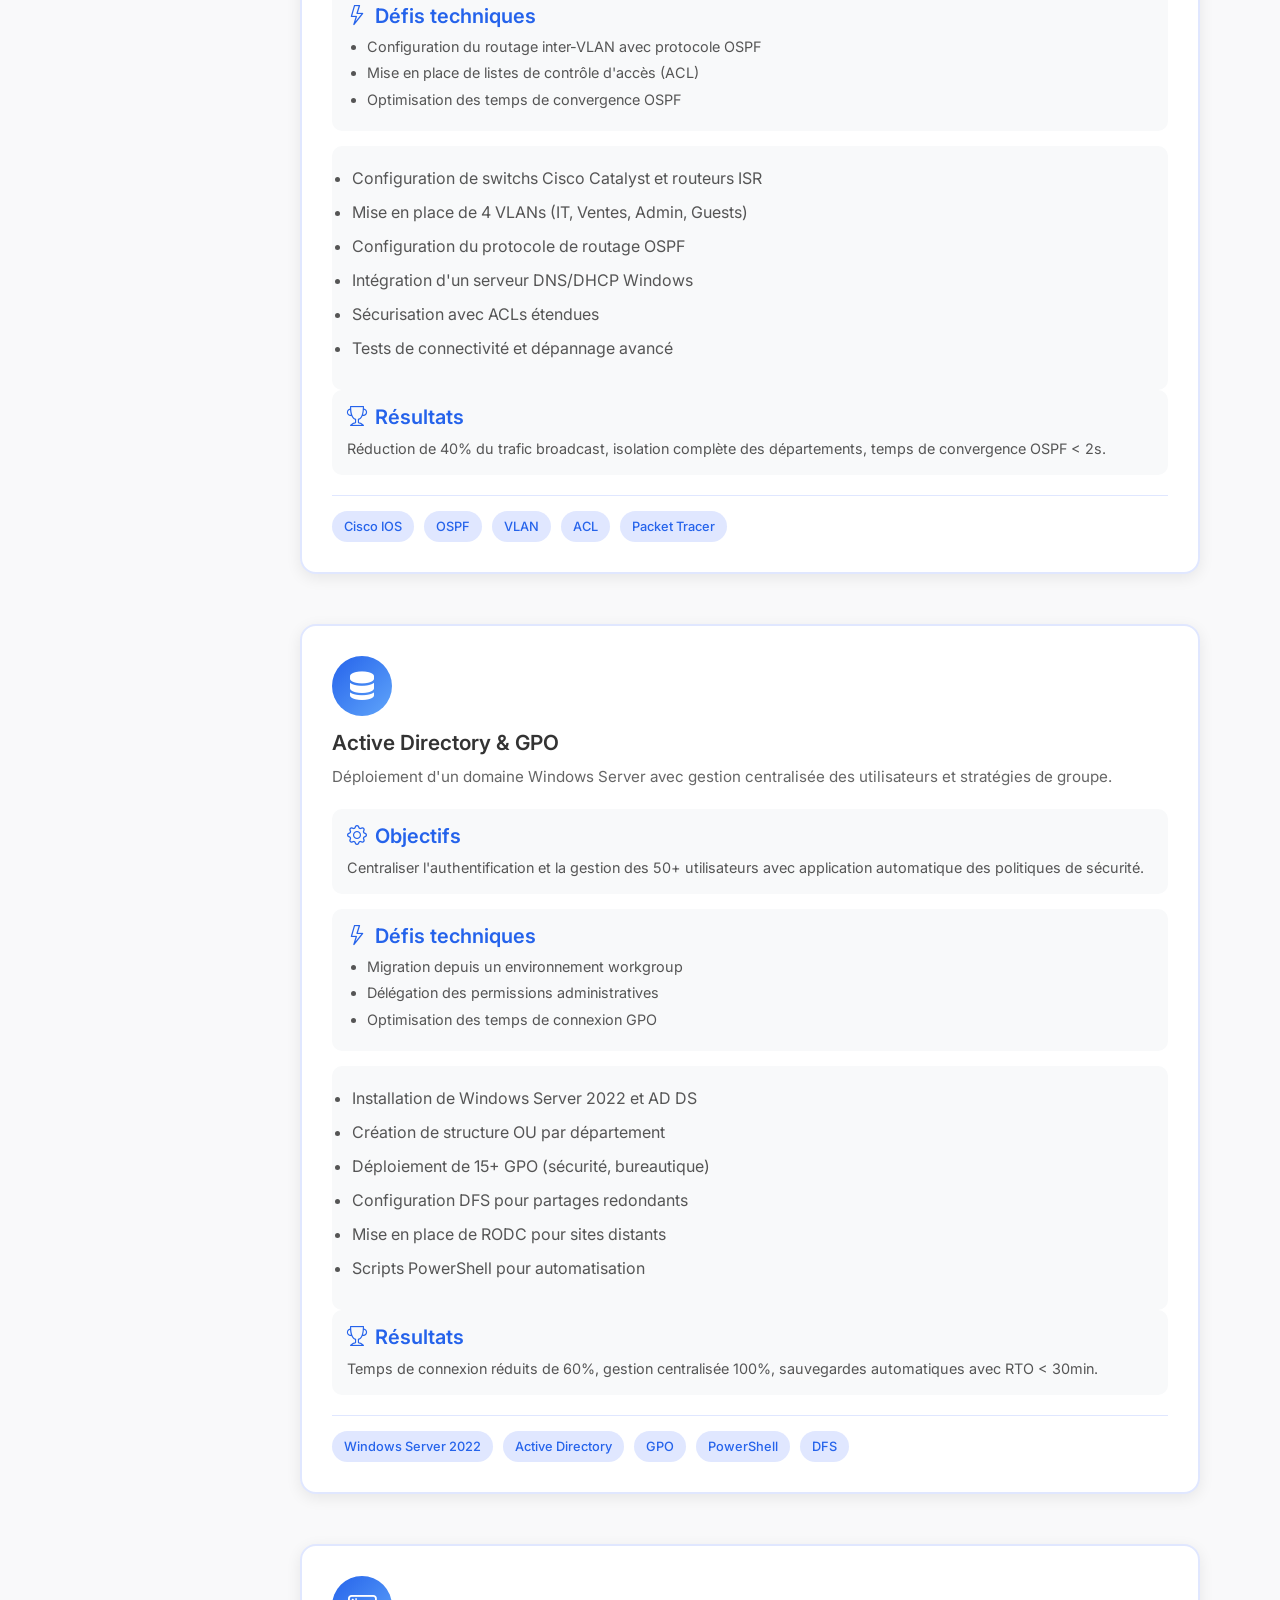
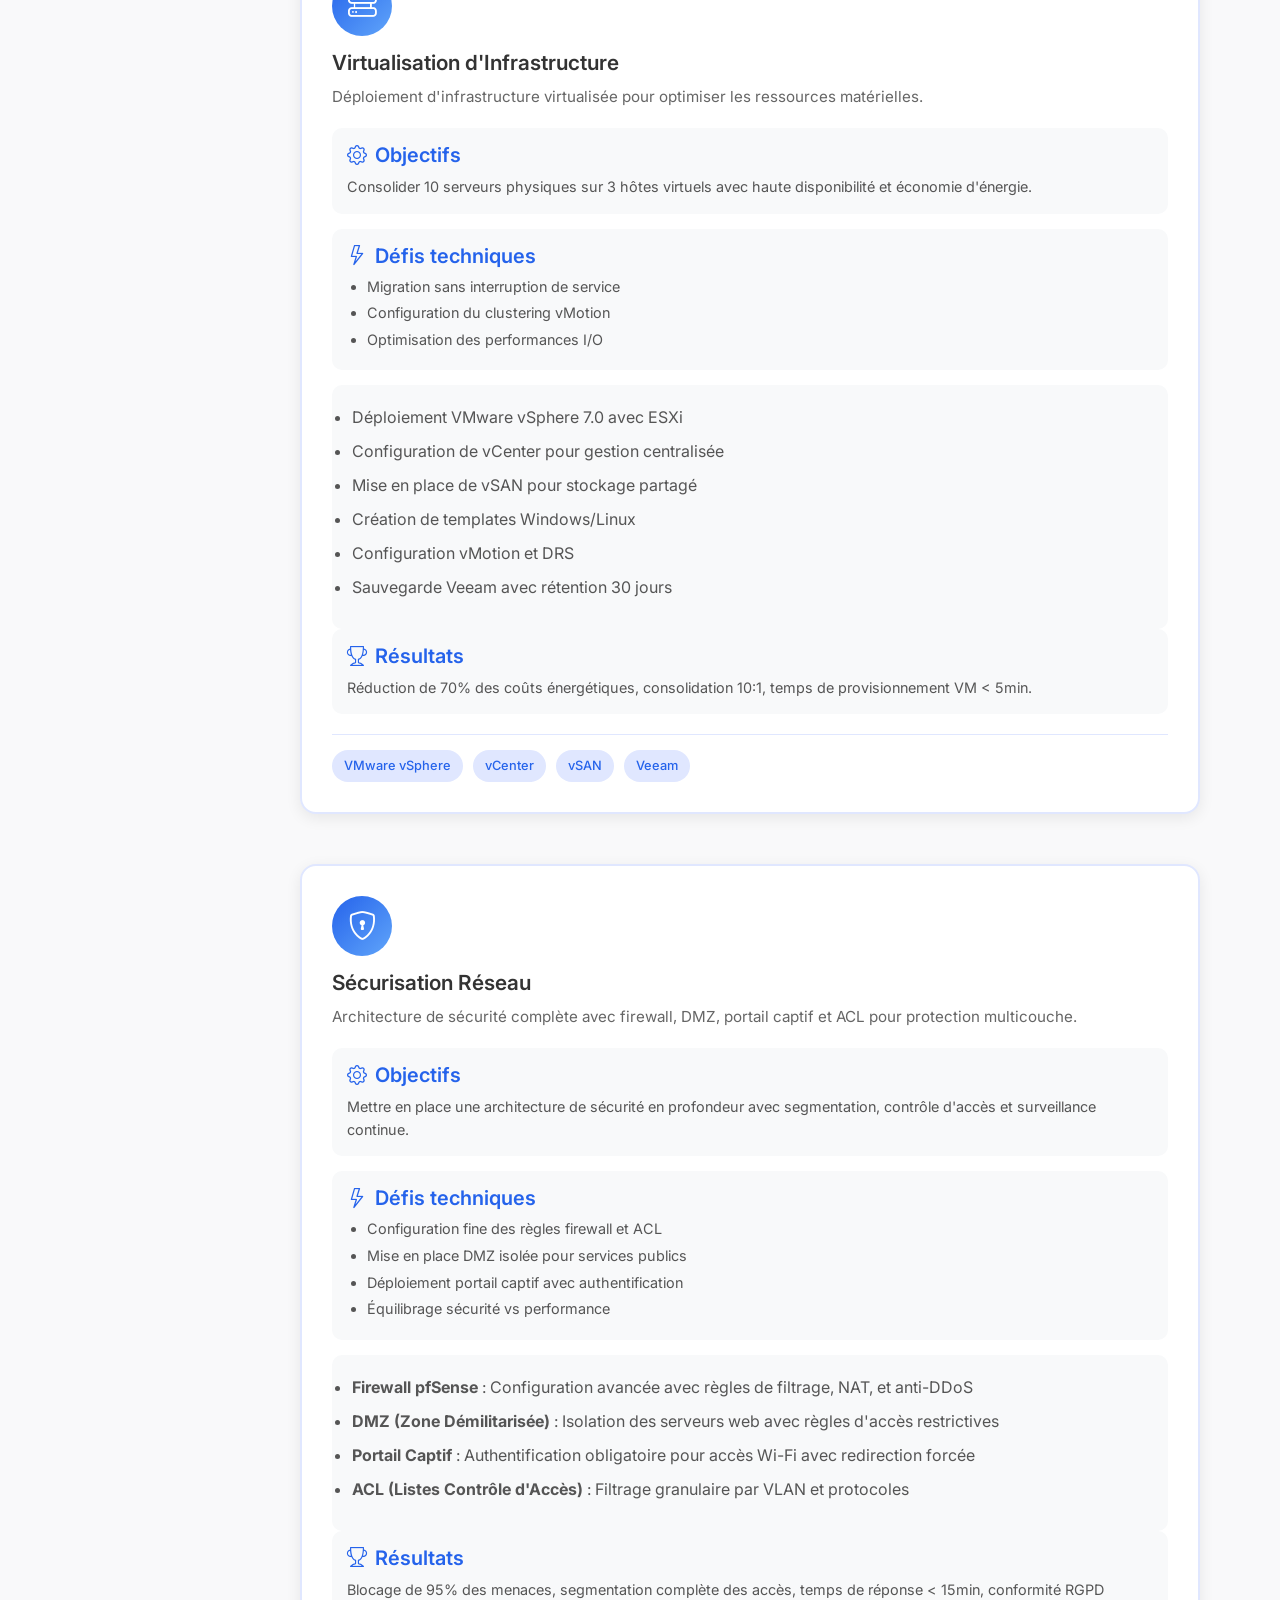
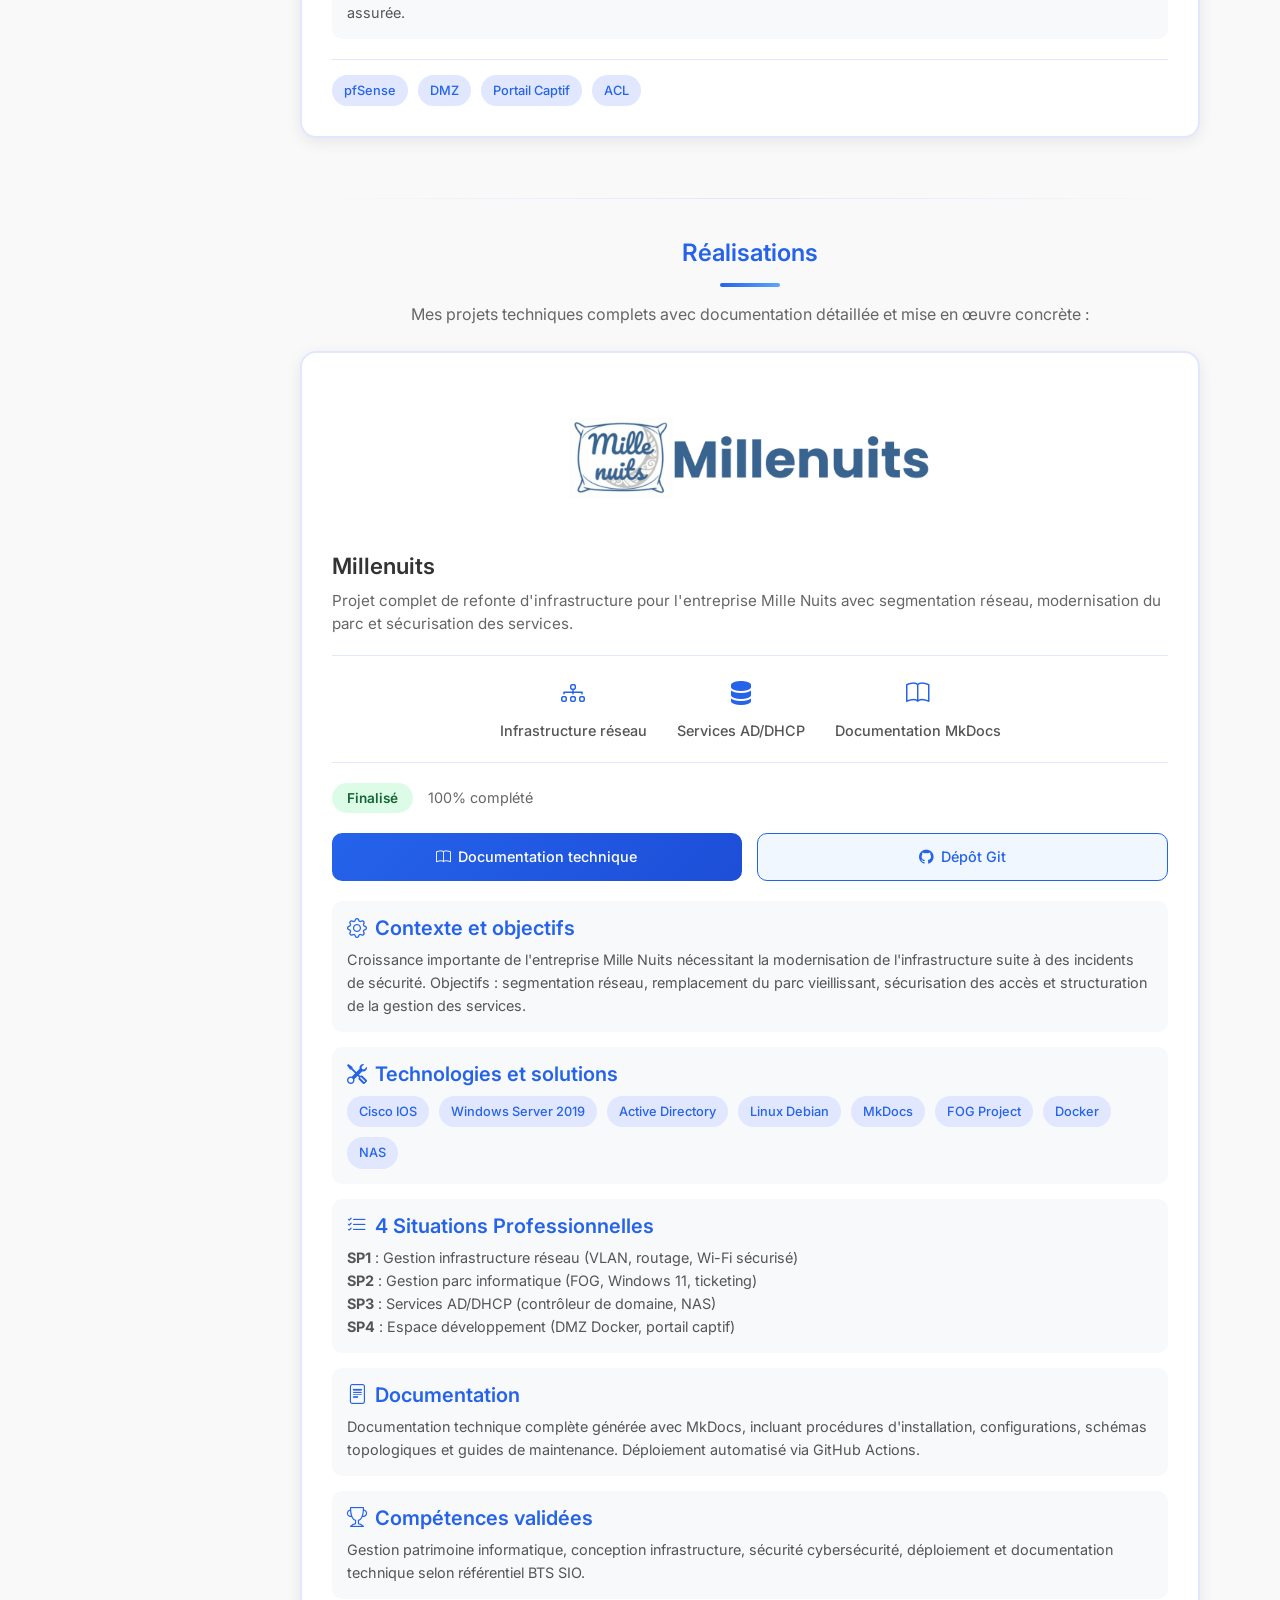
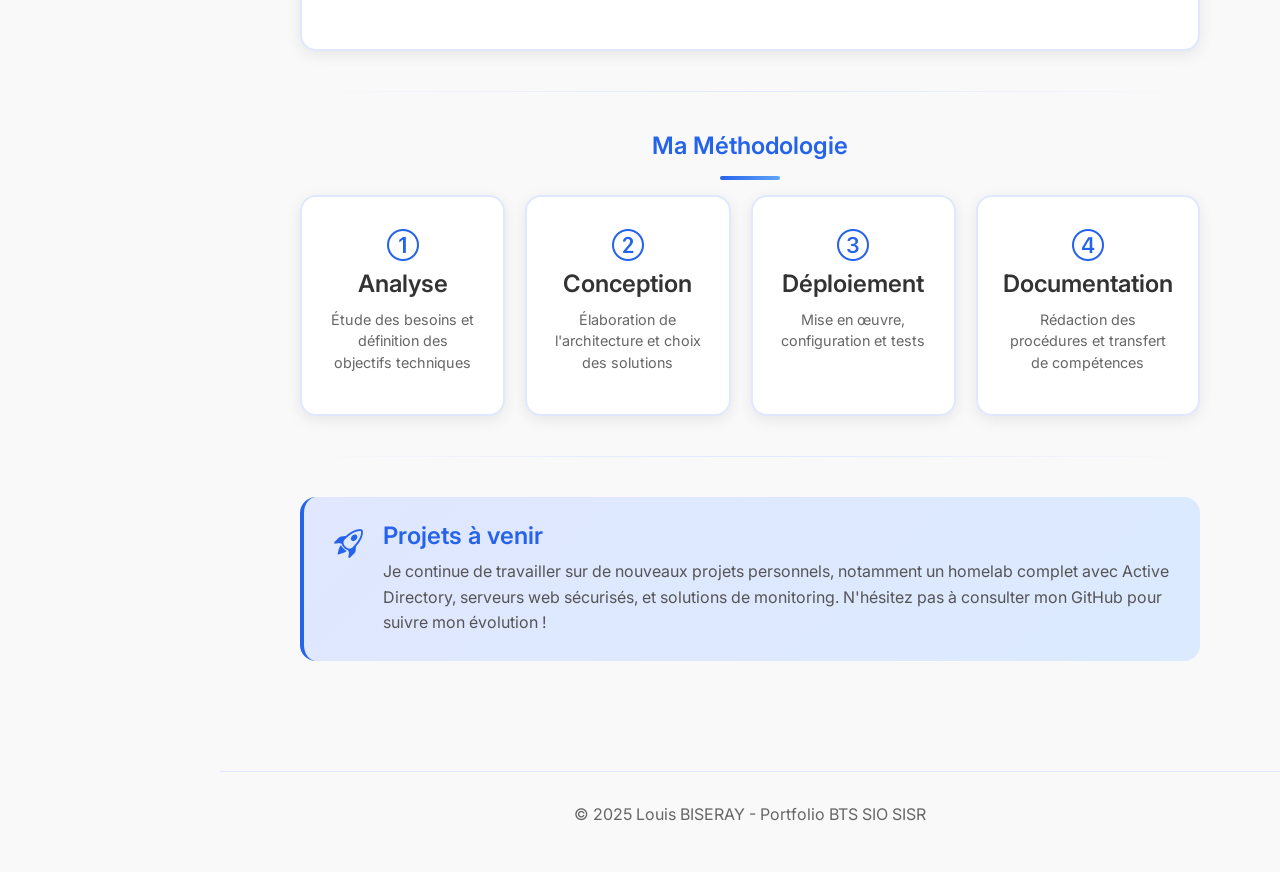
<file: pages/projets.html>
<!DOCTYPE html>
<html>
<head>
    <meta charset="UTF-8">
    <meta name="viewport" content="width=device-width, initial-scale=1.0">
    <meta name="description" content="Projets de Louis BISERAY, élève BTS SIO SISR">
    <meta name="auteur" content="Louis BISERAY">
    <link rel="preconnect" href="https://fonts.googleapis.com">
    <link rel="preconnect" href="https://fonts.gstatic.com" crossorigin>
    <link href="https://fonts.googleapis.com/css2?family=Inter:wght@400;500;600&display=swap" rel="stylesheet">
    <link href="https://cdn.jsdelivr.net/npm/bootstrap@5.3.8/dist/css/bootstrap.min.css" rel="stylesheet"
        integrity="sha384-sRIl4kxILFvY47J16cr9ZwB07vP4J8+LH7qKQnuqkuIAvNWLzeN8tE5YBujZqJLB" crossorigin="anonymous">
    <link rel="stylesheet" href="https://cdn.jsdelivr.net/npm/bootstrap-icons@1.11.3/font/bootstrap-icons.css">
    <link rel="stylesheet" href="../style/style.css">
    <title>Projets - Portfolio BTS SIO</title>
</head>
<body>
    <canvas id="particles-canvas"></canvas>
    
    <nav class="sidebar">
        <ul class="navbar-nav">
            <li class="title">Mon Portfolio</li>
            <li class="nav-item"><a class="nav-link" href="../index.html"><i class="bi bi-house-door me-2"></i>Accueil</a></li>
            <li class="nav-item"><a class="nav-link" href="presentation.html"><i class="bi bi-person me-2"></i>Présentation</a></li>
            <li class="nav-item"><a class="nav-link" href="parcours.html"><i class="bi bi-mortarboard me-2"></i>Parcours</a></li>
            <li class="nav-item"><a class="nav-link" href="competences.html"><i class="bi bi-tools me-2"></i>Compétences</a></li>
            <li class="nav-item"><a class="nav-link active" href="projets.html"><i class="bi bi-folder me-2"></i>Projets</a></li>
            <li class="nav-item"><a class="nav-link" href="contact.html"><i class="bi bi-envelope me-2"></i>Contact</a></li>
        </ul>
        <ul class="icon-nav">
            <li><a class="nav-link" href="https://www.linkedin.com/in/louis-biseray-5b55ba325/"><i class="bi bi-linkedin"></i></a></li>
            <li><a class="nav-link" href="mailto:louisbiseray@gmail.com"><i class="bi bi-envelope-fill"></i></a></li>
            <li><a class="nav-link" href="https://github.com/louisbiseray-bot"><i class="bi bi-github"></i></a></li>
        </ul>
    </nav>

    <section id="projets" class="content-section projets-page">
        <div class="page-header fade-in">
            <h2>Mes Projets</h2>
            <div class="separator"></div>
            <p class="intro-text">Au cours de ma formation, j'ai réalisé plusieurs projets techniques qui m'ont permis de mettre en pratique mes compétences en réseau, système et sécurité.</p>
        </div>

        <div class="projets-intro fade-in delay-1">
            <h3 class="section-title">Projets Réalisés</h3>
            <div class="separator"></div>
            <p class="section-desc">Ces projets illustrent ma capacité à concevoir, déployer et sécuriser des infrastructures informatiques :</p>
        </div>
        
        <div class="projects-grid">
            <div class="project-card slide-up">
                <div class="project-icon">
                    <i class="bi bi-diagram-3"></i>
                </div>
                <h4>Infrastructure Réseau Complète</h4>
                <p class="project-desc">Mise en place d'un réseau d'entreprise avec architecture hiérarchique et segmentation VLAN.</p>
                <div class="project-details">
                    <div class="detail-section">
                        <h5><i class="bi bi-gear"></i> Objectifs</h5>
                        <p>Créer une infrastructure réseau scalable pour une PME avec 3 départements (IT, Ventes, Admin) en assurant isolation et sécurité.</p>
                    </div>
                    <div class="detail-section">
                        <h5><i class="bi bi-lightning"></i> Défis techniques</h5>
                        <ul>
                            <li>Configuration du routage inter-VLAN avec protocole OSPF</li>
                            <li>Mise en place de listes de contrôle d'accès (ACL)</li>
                            <li>Optimisation des temps de convergence OSPF</li>
                        </ul>
                    </div>
                    <ul class="project-list">
                        <li>Configuration de switchs Cisco Catalyst et routeurs ISR</li>
                        <li>Mise en place de 4 VLANs (IT, Ventes, Admin, Guests)</li>
                        <li>Configuration du protocole de routage OSPF</li>
                        <li>Intégration d'un serveur DNS/DHCP Windows</li>
                        <li>Sécurisation avec ACLs étendues</li>
                        <li>Tests de connectivité et dépannage avancé</li>
                    </ul>
                    <div class="detail-section">
                        <h5><i class="bi bi-trophy"></i> Résultats</h5>
                        <p>Réduction de 40% du trafic broadcast, isolation complète des départements, temps de convergence OSPF < 2s.</p>
                    </div>
                </div>
                <div class="project-tech">
                    <span class="tech-badge">Cisco IOS</span>
                    <span class="tech-badge">OSPF</span>
                    <span class="tech-badge">VLAN</span>
                    <span class="tech-badge">ACL</span>
                    <span class="tech-badge">Packet Tracer</span>
                </div>
            </div>
            
            <div class="project-card slide-up delay-1">
                <div class="project-icon">
                    <i class="bi bi-server"></i>
                </div>
                <h4>Active Directory & GPO</h4>
                <p class="project-desc">Déploiement d'un domaine Windows Server avec gestion centralisée des utilisateurs et stratégies de groupe.</p>
                <div class="project-details">
                    <div class="detail-section">
                        <h5><i class="bi bi-gear"></i> Objectifs</h5>
                        <p>Centraliser l'authentification et la gestion des 50+ utilisateurs avec application automatique des politiques de sécurité.</p>
                    </div>
                    <div class="detail-section">
                        <h5><i class="bi bi-lightning"></i> Défis techniques</h5>
                        <ul>
                            <li>Migration depuis un environnement workgroup</li>
                            <li>Délégation des permissions administratives</li>
                            <li>Optimisation des temps de connexion GPO</li>
                        </ul>
                    </div>
                    <ul class="project-list">
                        <li>Installation de Windows Server 2022 et AD DS</li>
                        <li>Création de structure OU par département</li>
                        <li>Déploiement de 15+ GPO (sécurité, bureautique)</li>
                        <li>Configuration DFS pour partages redondants</li>
                        <li>Mise en place de RODC pour sites distants</li>
                        <li>Scripts PowerShell pour automatisation</li>
                    </ul>
                    <div class="detail-section">
                        <h5><i class="bi bi-trophy"></i> Résultats</h5>
                        <p>Temps de connexion réduits de 60%, gestion centralisée 100%, sauvegardes automatiques avec RTO < 30min.</p>
                    </div>
                </div>
                <div class="project-tech">
                    <span class="tech-badge">Windows Server 2022</span>
                    <span class="tech-badge">Active Directory</span>
                    <span class="tech-badge">GPO</span>
                    <span class="tech-badge">PowerShell</span>
                    <span class="tech-badge">DFS</span>
                </div>
            </div>
            
            <div class="project-card slide-up delay-2">
                <div class="project-icon">
                    <i class="bi bi-hdd-rack"></i>
                </div>
                <h4>Virtualisation d'Infrastructure</h4>
                <p class="project-desc">Déploiement d'infrastructure virtualisée pour optimiser les ressources matérielles.</p>
                <div class="project-details">
                    <div class="detail-section">
                        <h5><i class="bi bi-gear"></i> Objectifs</h5>
                        <p>Consolider 10 serveurs physiques sur 3 hôtes virtuels avec haute disponibilité et économie d'énergie.</p>
                    </div>
                    <div class="detail-section">
                        <h5><i class="bi bi-lightning"></i> Défis techniques</h5>
                        <ul>
                            <li>Migration sans interruption de service</li>
                            <li>Configuration du clustering vMotion</li>
                            <li>Optimisation des performances I/O</li>
                        </ul>
                    </div>
                    <ul class="project-list">
                        <li>Déploiement VMware vSphere 7.0 avec ESXi</li>
                        <li>Configuration de vCenter pour gestion centralisée</li>
                        <li>Mise en place de vSAN pour stockage partagé</li>
                        <li>Création de templates Windows/Linux</li>
                        <li>Configuration vMotion et DRS</li>
                        <li>Sauvegarde Veeam avec rétention 30 jours</li>
                    </ul>
                    <div class="detail-section">
                        <h5><i class="bi bi-trophy"></i> Résultats</h5>
                        <p>Réduction de 70% des coûts énergétiques, consolidation 10:1, temps de provisionnement VM < 5min.</p>
                    </div>
                </div>
                <div class="project-tech">
                    <span class="tech-badge">VMware vSphere</span>
                    <span class="tech-badge">vCenter</span>
                    <span class="tech-badge">vSAN</span>
                    <span class="tech-badge">Veeam</span>
                </div>
            </div>
            
            <div class="project-card slide-up">
                <div class="project-icon">
                    <i class="bi bi-shield-lock"></i>
                </div>
                <h4>Sécurisation Réseau</h4>
                <p class="project-desc">Architecture de sécurité complète avec firewall, DMZ, portail captif et ACL pour protection multicouche.</p>
                <div class="project-details">
                    <div class="detail-section">
                        <h5><i class="bi bi-gear"></i> Objectifs</h5>
                        <p>Mettre en place une architecture de sécurité en profondeur avec segmentation, contrôle d'accès et surveillance continue.</p>
                    </div>
                    <div class="detail-section">
                        <h5><i class="bi bi-lightning"></i> Défis techniques</h5>
                        <ul>
                            <li>Configuration fine des règles firewall et ACL</li>
                            <li>Mise en place DMZ isolée pour services publics</li>
                            <li>Déploiement portail captif avec authentification</li>
                            <li>Équilibrage sécurité vs performance</li>
                        </ul>
                    </div>
                    <ul class="project-list">
                        <li><strong>Firewall pfSense</strong> : Configuration avancée avec règles de filtrage, NAT, et anti-DDoS</li>
                        <li><strong>DMZ (Zone Démilitarisée)</strong> : Isolation des serveurs web avec règles d'accès restrictives</li>
                        <li><strong>Portail Captif</strong> : Authentification obligatoire pour accès Wi-Fi avec redirection forcée</li>
                        <li><strong>ACL (Listes Contrôle d'Accès)</strong> : Filtrage granulaire par VLAN et protocoles</li>
                    </ul>
                    <div class="detail-section">
                        <h5><i class="bi bi-trophy"></i> Résultats</h5>
                        <p>Blocage de 95% des menaces, segmentation complète des accès, temps de réponse < 15min, conformité RGPD assurée.</p>
                    </div>
                </div>
                <div class="project-tech">
                    <span class="tech-badge">pfSense</span>
                    <span class="tech-badge">DMZ</span>
                    <span class="tech-badge">Portail Captif</span>
                    <span class="tech-badge">ACL</span>
                </div>
            </div>
        </div>

        <div class="separator-line"></div>

        <div class="current-projects-section fade-in delay-2">
            <h3 class="section-title">Réalisations</h3>
            <div class="separator"></div>
            <p class="section-desc">Mes projets techniques complets avec documentation détaillée et mise en œuvre concrète :</p>
            
            <div class="current-projects-grid">
                <div class="current-project-card slide-up">
                    <div class="project-logo">
                        <img src="../image/logo_millenuits.png" alt="Logo Millenuits" class="project-logo-img">
                    </div>
                    <div class="project-info">
                        <h4>Millenuits</h4>
                        <p class="project-desc">Projet complet de refonte d'infrastructure pour l'entreprise Mille Nuits avec segmentation réseau, modernisation du parc et sécurisation des services.</p>
                        
                        <div class="project-highlights">
                            <div class="highlight-item">
                                <i class="bi bi-diagram-3"></i>
                                <span>Infrastructure réseau</span>
                            </div>
                            <div class="highlight-item">
                                <i class="bi bi-server"></i>
                                <span>Services AD/DHCP</span>
                            </div>
                            <div class="highlight-item">
                                <i class="bi bi-book"></i>
                                <span>Documentation MkDocs</span>
                            </div>
                        </div>
                        
                        <div class="project-status">
                            <span class="status-badge completed">Finalisé</span>
                            <span class="progress-text">100% complété</span>
                        </div>
                        
                        <div class="project-links">
                            <a href="https://ap-bts-sio-louis.github.io/millenuits/" target="_blank" class="project-link primary">
                                <i class="bi bi-book"></i> Documentation technique
                            </a>
                            <a href="https://github.com/AP-BTS-SIO-Louis/millenuits" target="_blank" class="project-link secondary">
                                <i class="bi bi-github"></i> Dépôt Git
                            </a>
                        </div>
                        
                        <div class="project-details">
                            <div class="detail-section">
                                <h5><i class="bi bi-gear"></i> Contexte et objectifs</h5>
                                <p>Croissance importante de l'entreprise Mille Nuits nécessitant la modernisation de l'infrastructure suite à des incidents de sécurité. Objectifs : segmentation réseau, remplacement du parc vieillissant, sécurisation des accès et structuration de la gestion des services.</p>
                            </div>
                            <div class="detail-section">
                                <h5><i class="bi bi-tools"></i> Technologies et solutions</h5>
                                <div class="tech-list">
                                    <span class="tech-badge">Cisco IOS</span>
                                    <span class="tech-badge">Windows Server 2019</span>
                                    <span class="tech-badge">Active Directory</span>
                                    <span class="tech-badge">Linux Debian</span>
                                    <span class="tech-badge">MkDocs</span>
                                    <span class="tech-badge">FOG Project</span>
                                    <span class="tech-badge">Docker</span>
                                    <span class="tech-badge">NAS</span>
                                </div>
                            </div>
                            <div class="detail-section">
                                <h5><i class="bi bi-list-check"></i> 4 Situations Professionnelles</h5>
                                <p><strong>SP1</strong> : Gestion infrastructure réseau (VLAN, routage, Wi-Fi sécurisé)<br>
                                <strong>SP2</strong> : Gestion parc informatique (FOG, Windows 11, ticketing)<br>
                                <strong>SP3</strong> : Services AD/DHCP (contrôleur de domaine, NAS)<br>
                                <strong>SP4</strong> : Espace développement (DMZ Docker, portail captif)</p>
                            </div>
                            <div class="detail-section">
                                <h5><i class="bi bi-file-text"></i> Documentation</h5>
                                <p>Documentation technique complète générée avec MkDocs, incluant procédures d'installation, configurations, schémas topologiques et guides de maintenance. Déploiement automatisé via GitHub Actions.</p>
                            </div>
                            <div class="detail-section">
                                <h5><i class="bi bi-trophy"></i> Compétences validées</h5>
                                <p>Gestion patrimoine informatique, conception infrastructure, sécurité cybersécurité, déploiement et documentation technique selon référentiel BTS SIO.</p>
                            </div>
                        </div>
                    </div>
                </div>
            </div>
        </div>

        <div class="separator-line"></div>

        <div class="methodo-section fade-in delay-3">
            <h3 class="section-title">Ma Méthodologie</h3>
            <div class="separator"></div>
            <div class="methodo-grid">
                <div class="methodo-card slide-up">
                    <i class="bi bi-1-circle"></i>
                    <h4>Analyse</h4>
                    <p>Étude des besoins et définition des objectifs techniques</p>
                </div>
                <div class="methodo-card slide-up delay-1">
                    <i class="bi bi-2-circle"></i>
                    <h4>Conception</h4>
                    <p>Élaboration de l'architecture et choix des solutions</p>
                </div>
                <div class="methodo-card slide-up delay-2">
                    <i class="bi bi-3-circle"></i>
                    <h4>Déploiement</h4>
                    <p>Mise en œuvre, configuration et tests</p>
                </div>
                <div class="methodo-card slide-up delay-3">
                    <i class="bi bi-4-circle"></i>
                    <h4>Documentation</h4>
                    <p>Rédaction des procédures et transfert de compétences</p>
                </div>
            </div>
        </div>

        <div class="separator-line"></div>

        <div class="avenir-section fade-in">
            <div class="info-box">
                <i class="bi bi-rocket-takeoff"></i>
                <div>
                    <h4>Projets à venir</h4>
                    <p>Je continue de travailler sur de nouveaux projets personnels, notamment un homelab complet avec Active Directory, serveurs web sécurisés, et solutions de monitoring. N'hésitez pas à consulter mon GitHub pour suivre mon évolution !</p>
                </div>
            </div>
        </div>
    </section>

    <footer class="footer">
        <p>&copy; 2025 Louis BISERAY - Portfolio BTS SIO SISR</p>
    </footer>
    <script src="../js/particles.js"></script>
</body>
</html>
</file>
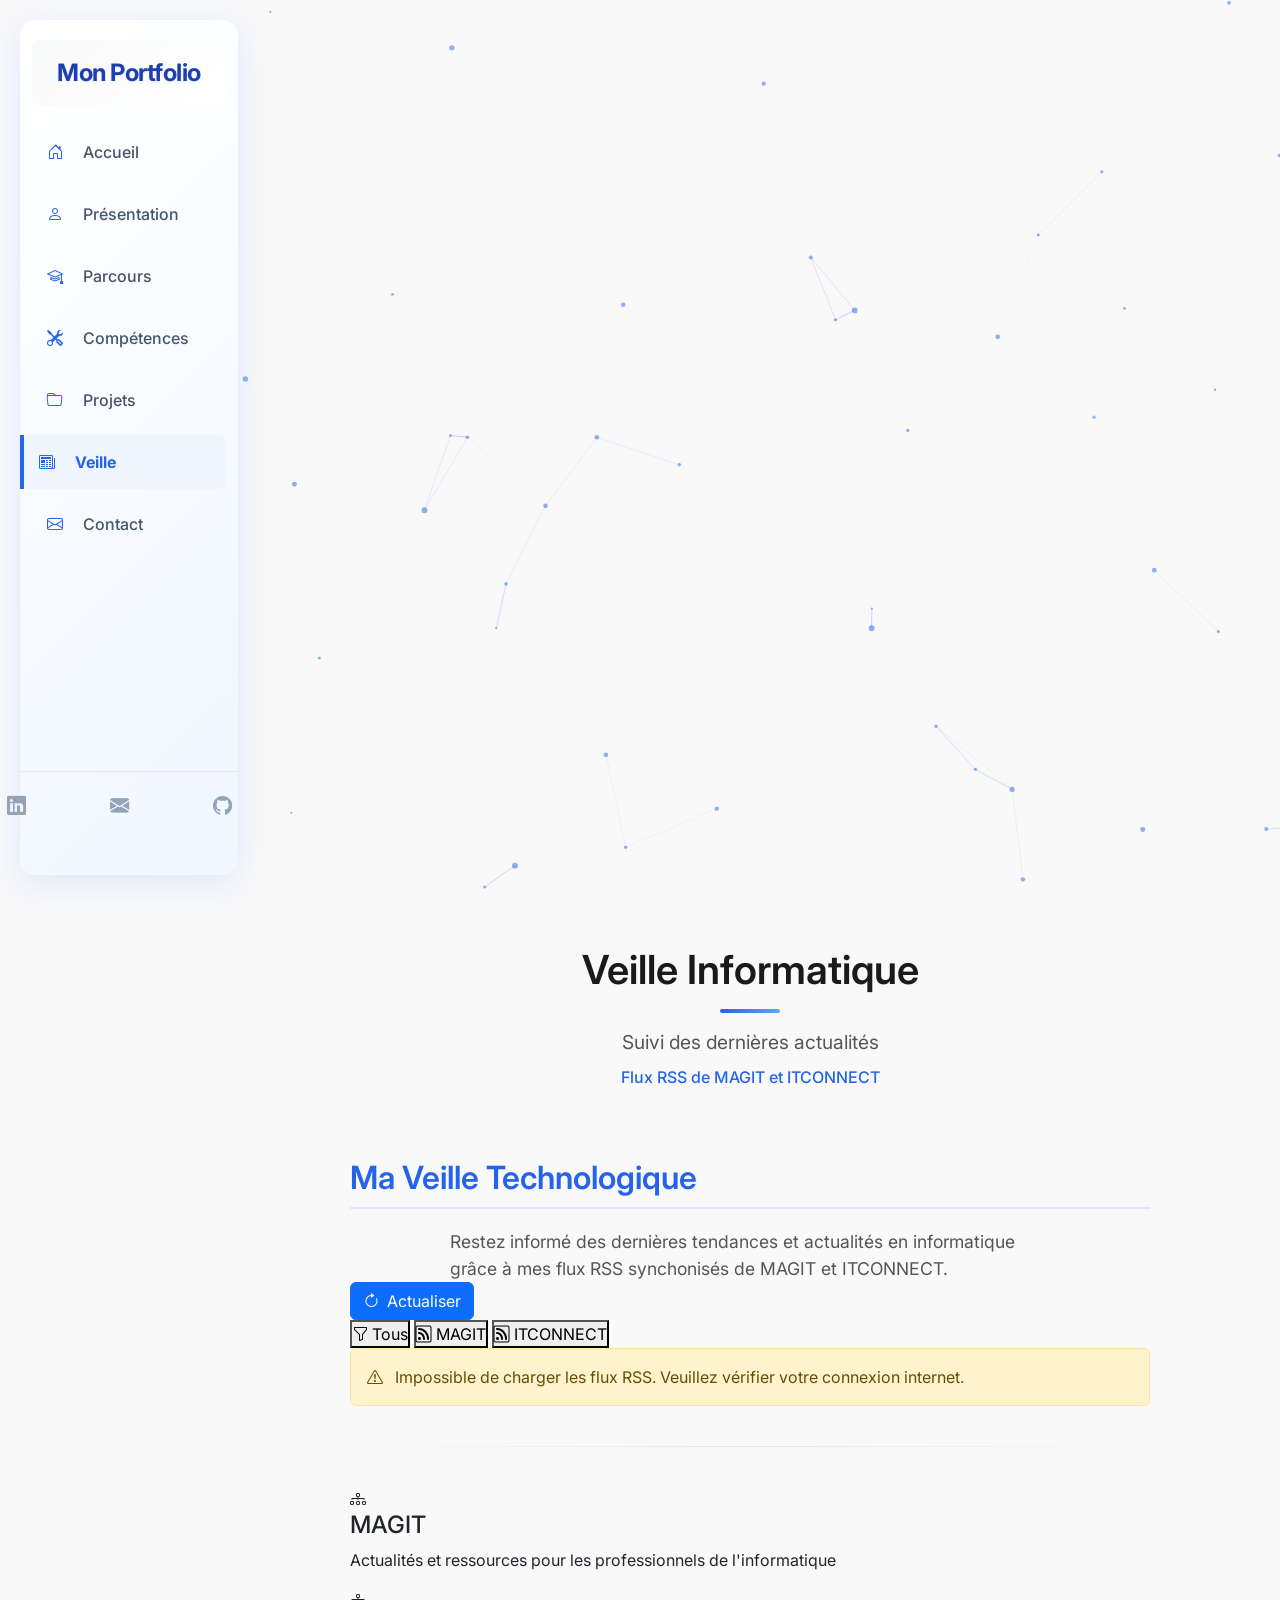
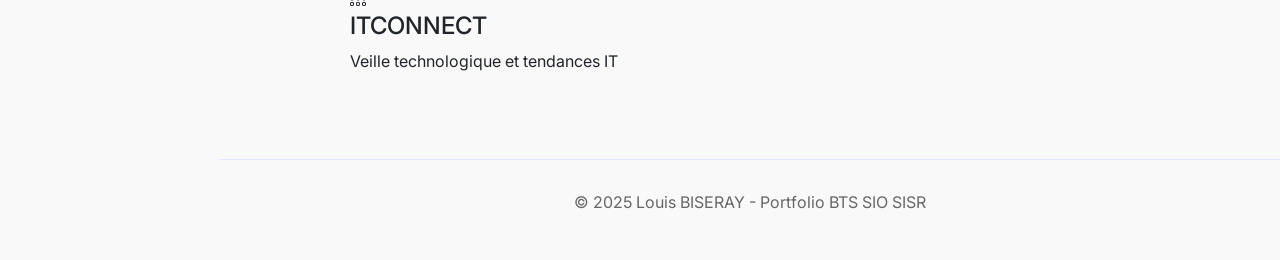
<file: pages/veille.html>
<!DOCTYPE html>
<html>
<head>
    <meta charset="UTF-8">
    <meta name="viewport" content="width=device-width, initial-scale=1.0">
    <meta name="description" content="Veille informatique - Flux RSS MAGIT et ITCONNECT">
    <meta name="auteur" content="Louis BISERAY">
    <link rel="preconnect" href="https://fonts.googleapis.com">
    <link rel="preconnect" href="https://fonts.gstatic.com" crossorigin>
    <link href="https://fonts.googleapis.com/css2?family=Inter:wght@400;500;600&display=swap" rel="stylesheet">
    <link href="https://cdn.jsdelivr.net/npm/bootstrap@5.3.8/dist/css/bootstrap.min.css" rel="stylesheet"
        integrity="sha384-sRIl4kxILFvY47J16cr9ZwB07vP4J8+LH7qKQnuqkuIAvNWLzeN8tE5YBujZqJLB" crossorigin="anonymous">
    <link rel="stylesheet" href="https://cdn.jsdelivr.net/npm/bootstrap-icons@1.11.3/font/bootstrap-icons.css">
    <link rel="stylesheet" href="../style/style.css">
    <title>Veille Informatique - Portfolio BTS SIO</title>
</head>
<body>
    <canvas id="particles-canvas"></canvas>
    
    <nav class="sidebar">
        <ul class="navbar-nav">
            <li class="title">Mon Portfolio</li>
            <li class="nav-item"><a class="nav-link" href="../index.html"><i class="bi bi-house-door me-2"></i>Accueil</a></li>
            <li class="nav-item"><a class="nav-link" href="presentation.html"><i class="bi bi-person me-2"></i>Présentation</a></li>
            <li class="nav-item"><a class="nav-link" href="parcours.html"><i class="bi bi-mortarboard me-2"></i>Parcours</a></li>
            <li class="nav-item"><a class="nav-link" href="competences.html"><i class="bi bi-tools me-2"></i>Compétences</a></li>
            <li class="nav-item"><a class="nav-link" href="projets.html"><i class="bi bi-folder me-2"></i>Projets</a></li>
            <li class="nav-item"><a class="nav-link active" href="veille.html"><i class="bi bi-newspaper me-2"></i>Veille</a></li>
            <li class="nav-item"><a class="nav-link" href="contact.html"><i class="bi bi-envelope me-2"></i>Contact</a></li>
        </ul>
        <ul class="icon-nav">
            <li><a class="nav-link" href="https://www.linkedin.com/in/louis-biseray-5b55ba325/"><i class="bi bi-linkedin"></i></a></li>
            <li><a class="nav-link" href="mailto:louisbiseray@gmail.com"><i class="bi bi-envelope-fill"></i></a></li>
            <li><a class="nav-link" href="https://github.com/louisbiseray-bot"><i class="bi bi-github"></i></a></li>
        </ul>
    </nav>

    <header class="hero-section fade-in">
        <div class="hero-text">
            <h1>Veille Informatique</h1>
            <div class="separator"></div>
            <p>Suivi des dernières actualités</p>
            <p class="subtitle">Flux RSS de MAGIT et ITCONNECT</p>
        </div>
    </header>

    <section class="content-section">
        <div class="veille-header fade-in delay-1">
            <h2>Ma Veille Technologique</h2>
            <p class="intro-text">Restez informé des dernières tendances et actualités en informatique grâce à mes flux RSS synchonisés de MAGIT et ITCONNECT.</p>
        </div>

        <div class="veille-controls fade-in delay-2">
            <button id="refreshBtn" class="btn btn-primary me-2">
                <i class="bi bi-arrow-clockwise me-2"></i>Actualiser
            </button>
            <div class="filter-group">
                <button class="filter-btn active" data-filter="all">
                    <i class="bi bi-funnel me-1"></i>Tous
                </button>
                <button class="filter-btn" data-filter="magit">
                    <i class="bi bi-rss me-1"></i>MAGIT
                </button>
                <button class="filter-btn" data-filter="itconnect">
                    <i class="bi bi-rss me-1"></i>ITCONNECT
                </button>
            </div>
        </div>

        <div class="veille-container">
            <div id="loading" class="loading-spinner fade-in">
                <div class="spinner-border text-primary" role="status">
                    <span class="visually-hidden">Chargement...</span>
                </div>
                <p>Chargement des flux RSS...</p>
            </div>
            
            <div id="articles-container" class="articles-grid" style="display: none;">
                <!-- Les articles seront insérés ici par JavaScript -->
            </div>

            <div id="error-message" class="alert alert-warning" style="display: none;">
                <i class="bi bi-exclamation-triangle me-2"></i>
                <span id="error-text"></span>
            </div>
        </div>

        <div class="separator-line"></div>

        <div class="veille-info fade-in delay-3">
            <div class="info-grid">
                <div class="info-card">
                    <i class="bi bi-diagram-3"></i>
                    <h4>MAGIT</h4>
                    <p>Actualités et ressources pour les professionnels de l'informatique</p>
                </div>
                <div class="info-card">
                    <i class="bi bi-diagram-3"></i>
                    <h4>ITCONNECT</h4>
                    <p>Veille technologique et tendances IT</p>
                </div>
            </div>
        </div>
    </section>

    <footer class="footer">
        <p>&copy; 2025 Louis BISERAY - Portfolio BTS SIO SISR</p>
    </footer>

    <script src="../js/particles.js"></script>
    <script src="../js/veille.js"></script>
</body>
</html>
</file>
<file: style/style.css>
* {
    margin: 0;
    padding: 0;
    box-sizing: border-box;
}

body {
    margin-left: 220px;
    font-family: 'Inter', sans-serif;
    background-color: #f8f9fad8;
    padding: 0;
}

.sidebar {
    position: fixed;
    top: 20px;
    left: 20px;
    height: 95vh;
    width: 17%;
    background: linear-gradient(135deg, #ffffff, #f0f7ff);
    padding: 20px 0;
    z-index: 1000;
    border-radius: 16px;
    box-shadow: 0 8px 32px rgba(37, 99, 235, 0.12);
    border: none;
    display: flex;
    flex-direction: column;
}

.sidebar .nav-link {
    color: #475569;
    padding: 15px 15px;
    gap: 12px;
    transition: all 0.3s;
    font-weight: 500;
    font-size: 1rem;
    border-radius: 8px;
    margin: 4px 12px;
    display: flex;
    align-items: center;
}

.sidebar .nav-link i {
    color: #2563eb;
    transition: color 0.3s;
}

.sidebar .title {
    color: #1e40af;
    padding-top: 15px;
    padding-bottom: 15px;
    padding-left: 20px;
    padding-right: 20px;
    font-weight: 700;
    font-size: 1.5rem;
    letter-spacing: -0.5px;
    margin-bottom: 15px;
    text-align: center;
    text-shadow: 0 1px 2px rgba(37, 99, 235, 0.1);
    background: linear-gradient(135deg, #f8f9fa, #ffffff);
    border-radius: 8px;
    margin: 0 12px 15px 12px;
}

.sidebar .icon-nav {
    display: flex;
    justify-content: center;
    gap: 30px;
    margin-top: auto;
    list-style: none;
    padding-right: 50px;
    border-top: 1px solid #e0e7ff;
    width: 100%;
}

.sidebar .icon-nav i {
    font-size: 1.2rem;
    color: #94a3b8;
    transition: all 0.2s ease-in-out;
}

.sidebar .icon-nav i:hover {
    color: #2563eb;
    transform: translateY(-3px);
}

.sidebar .nav-link:hover {
    background-color: #f8fafc;
    color: #2563eb;
    text-decoration: none;
    border-radius: 8px;
    padding-left: 20px;
}

.sidebar .nav-link:hover i {
    color: #2563eb;
}

.sidebar .navbar-nav {
    flex-direction: column;
    width: 100%;
}

.sidebar .nav-item {
    width: auto;
    margin: 0;
}

.sidebar .nav-link.active {
    background-color: #eff6ff;
    color: #2563eb;
    font-weight: 700;
    border-left: 4px solid #2563eb;
    border-radius: 0 8px 8px 0;
    margin-left: 0;
}

.sidebar .nav-link.active i {
    color: #2563eb;
}

img {
    border-radius: 50%;
}

.profile-img {
    width: 150px;
    height: 150px;
    object-fit: cover;
    border: 4px solid #2563eb;
    box-shadow: 0 4px 15px rgba(0, 0, 0, 0.2);
}

.hero-section {
    display: flex;
    flex-direction: column;
    align-items: center;
    justify-content: center;
    text-align: center;
    gap: 20px;
    padding: 40px 0;
}

.hero-text h1 {
    margin: 0;
    font-size: 2.5rem;
    font-weight: 600;
    color: #1a1a1a;
}

.hero-text p {
    margin: 8px 0 0 0;
    font-size: 1.2rem;
    color: #555;
}

.hero-text .subtitle {
    font-size: 1rem;
    color: #2563eb;
    font-weight: 500;
}

.content-section {
    padding: 30px 0;
    max-width: 800px;
    margin-left: auto;
    margin-right: auto;
}

.content-section h2 {
    color: #2563eb;
    font-weight: 600;
    margin-bottom: 20px;
    padding-bottom: 10px;
    border-bottom: 2px solid #e0e7ff;
}

.skills-grid {
    display: grid;
    grid-template-columns: repeat(2, 1fr);
    gap: 20px;
    margin-top: 20px;
}

.skill-card {
    background: white;
    padding: 20px;
    border-radius: 12px;
    box-shadow: 0 2px 10px rgba(0, 0, 0, 0.08);
    text-align: center;
}

.skill-card i {
    font-size: 2rem;
    color: #2563eb;
    margin-bottom: 10px;
}

.skill-card h4 {
    font-size: 1.1rem;
    margin-bottom: 8px;
    color: #333;
}

.skill-card p {
    font-size: 0.9rem;
    color: #666;
    margin: 0;
}

.timeline-item {
    padding: 15px 0;
    border-left: 3px solid #2563eb;
    padding-left: 20px;
    margin-bottom: 15px;
}

.timeline-item h4 {
    color: #2563eb;
    font-weight: 600;
    margin-bottom: 5px;
}

.timeline-item p {
    margin: 0;
    color: #555;
}

.footer {
    text-align: center;
    padding: 30px 0;
    margin-top: 40px;
    border-top: 1px solid #e0e7ff;
    color: #666;
}

.quick-links {
    margin-top: 30px;
}

.quick-links h4 {
    color: #333;
    margin-bottom: 15px;
    font-weight: 500;
}

.links-grid {
    display: grid;
    grid-template-columns: repeat(3, 1fr);
    gap: 15px;
}

.quick-link {
    display: flex;
    flex-direction: column;
    align-items: center;
    padding: 20px;
    background: white;
    border-radius: 12px;
    text-decoration: none;
    color: #333;
    box-shadow: 0 2px 8px rgba(0, 0, 0, 0.06);
    transition: all 0.3s;
    border: 1px solid #e0e7ff;
}

.quick-link i {
    font-size: 1.8rem;
    color: #2563eb;
    margin-bottom: 8px;
}

.quick-link span {
    font-size: 0.9rem;
    font-weight: 500;
}

.quick-link:hover {
    transform: translateY(-3px);
    box-shadow: 0 4px 15px rgba(37, 99, 235, 0.15);
    border-color: #2563eb;
    color: #2563eb;
}

.project-card {
    background: white;
    padding: 20px;
    border-radius: 12px;
    box-shadow: 0 2px 10px rgba(0, 0, 0, 0.08);
    margin-bottom: 20px;
}

.project-card h4 {
    color: #2563eb;
    font-weight: 600;
    margin-bottom: 10px;
}

.project-card h4 i {
    margin-right: 8px;
}

.project-card ul {
    margin: 0;
    padding-left: 20px;
    color: #555;
}

.project-card li {
    margin-bottom: 5px;
}

.contact-info {
    margin-top: 20px;
}

.contact-item {
    display: flex;
    align-items: center;
    gap: 15px;
    padding: 15px;
    background: white;
    border-radius: 10px;
    margin-bottom: 15px;
    box-shadow: 0 2px 8px rgba(0, 0, 0, 0.06);
}

.contact-item i {
    font-size: 1.5rem;
    color: #2563eb;
}

.contact-item h5 {
    margin: 0 0 3px 0;
    color: #333;
    font-weight: 600;
}

.contact-item p {
    margin: 0;
    color: #666;
}

.interests-grid {
    display: grid;
    grid-template-columns: repeat(2, 1fr);
    gap: 15px;
    margin: 20px 0;
}

.interest-item {
    display: flex;
    align-items: center;
    gap: 10px;
    padding: 15px;
    background: white;
    border-radius: 10px;
    box-shadow: 0 2px 8px rgba(0, 0, 0, 0.06);
}

.interest-item i {
    font-size: 1.5rem;
    color: #2563eb;
}

.soft-skills {
    list-style: none;
    padding: 0;
}

.soft-skills li {
    padding: 8px 0;
    color: #555;
}

.soft-skills li i {
    color: #2563eb;
    margin-right: 10px;
}

.contact-page {
    max-width: 900px;
    margin: 0 auto;
    text-align: center;
}

.contact-header {
    margin-bottom: 40px;
}

.contact-header h2 {
    font-size: 2.5rem;
    margin-bottom: 15px;
}

.intro-text {
    font-size: 1.1rem;
    color: #555;
    max-width: 600px;
    margin: 0 auto;
}

.separator {
    width: 60px;
    height: 4px;
    background: linear-gradient(90deg, #2563eb, #60a5fa);
    border-radius: 2px;
    margin: 15px auto;
}

.separator-line {
    width: 100%;
    height: 1px;
    background: linear-gradient(90deg, transparent, #e0e7ff, transparent);
    margin: 40px 0;
}

.section-title {
    color: #2563eb;
    font-weight: 600;
    font-size: 1.5rem;
    margin-bottom: 10px;
}

.section-desc {
    color: #666;
    margin-bottom: 25px;
}

.contact-grid {
    display: grid;
    grid-template-columns: repeat(2, 1fr);
    gap: 20px;
    margin-top: 30px;
}

.contact-card {
    background: white;
    padding: 30px 20px;
    border-radius: 16px;
    box-shadow: 0 4px 15px rgba(0, 0, 0, 0.08);
    text-align: center;
    transition: all 0.3s ease;
    border: 1px solid #e0e7ff;
}

.contact-card:hover {
    transform: translateY(-5px);
    box-shadow: 0 8px 25px rgba(37, 99, 235, 0.15);
    border-color: #2563eb;
}

.icon-circle {
    width: 60px;
    height: 60px;
    background: linear-gradient(135deg, #2563eb, #60a5fa);
    border-radius: 50%;
    display: flex;
    align-items: center;
    justify-content: center;
    margin: 0 auto 15px;
}

.icon-circle i {
    font-size: 1.5rem;
    color: white;
}

.contact-card h5 {
    color: #333;
    font-weight: 600;
    margin-bottom: 8px;
}

.contact-card p {
    color: #2563eb;
    font-weight: 500;
    margin-bottom: 5px;
}

.contact-note {
    font-size: 0.85rem;
    color: #888;
    font-style: italic;
}

.form-container {
    background: white;
    padding: 40px;
    border-radius: 16px;
    box-shadow: 0 4px 20px rgba(0, 0, 0, 0.08);
    max-width: 700px;
    margin: 0 auto;
}

.form-row {
    display: grid;
    grid-template-columns: 1fr 1fr;
    gap: 20px;
    margin-bottom: 20px;
}

.form-group {
    margin-bottom: 20px;
    text-align: left;
}

.form-group label {
    display: block;
    margin-bottom: 8px;
    color: #333;
    font-weight: 500;
}

.form-group label i {
    color: #2563eb;
    margin-right: 8px;
}

.form-control {
    border: 2px solid #e0e7ff;
    border-radius: 10px;
    padding: 12px 15px;
    transition: all 0.3s;
    width: 100%;
}

.form-control:focus {
    border-color: #2563eb;
    box-shadow: 0 0 0 3px rgba(37, 99, 235, 0.1);
    outline: none;
}

.btn-submit {
    background: linear-gradient(135deg, #2563eb, #1d4ed8);
    color: white;
    border: none;
    padding: 15px 40px;
    border-radius: 10px;
    font-weight: 600;
    font-size: 1rem;
    cursor: pointer;
    transition: all 0.3s;
    display: inline-flex;
    align-items: center;
    gap: 10px;
}

.btn-submit:hover {
    transform: translateY(-2px);
    box-shadow: 0 8px 20px rgba(37, 99, 235, 0.3);
}

.availability-cards {
    display: grid;
    grid-template-columns: repeat(3, 1fr);
    gap: 20px;
    margin-top: 30px;
}

.avail-card {
    background: white;
    padding: 30px 20px;
    border-radius: 16px;
    box-shadow: 0 4px 15px rgba(0, 0, 0, 0.08);
    text-align: center;
    border: 2px solid #e0e7ff;
    transition: all 0.3s;
}

.avail-card:hover {
    border-color: #2563eb;
    transform: translateY(-5px);
}

.avail-card i {
    font-size: 2rem;
    color: #2563eb;
    margin-bottom: 15px;
}

.avail-card h4 {
    color: #333;
    font-weight: 600;
    margin-bottom: 10px;
}

.avail-card p {
    color: #666;
    font-size: 0.9rem;
    line-height: 1.5;
}

.response-box {
    background: linear-gradient(135deg, #e0e7ff, #dbeafe);
    padding: 25px 30px;
    border-radius: 16px;
    display: flex;
    align-items: flex-start;
    gap: 20px;
    text-align: left;
    border-left: 4px solid #2563eb;
}

.response-box i {
    font-size: 1.8rem;
    color: #2563eb;
    flex-shrink: 0;
}

.response-box h4 {
    color: #2563eb;
    font-weight: 600;
    margin-bottom: 8px;
}

.response-box p {
    color: #555;
    margin: 0;
    line-height: 1.6;
}

@keyframes fadeIn {
    from {
        opacity: 0;
        transform: translateY(20px);
    }
    to {
        opacity: 1;
        transform: translateY(0);
    }
}

@keyframes slideUp {
    from {
        opacity: 0;
        transform: translateY(40px);
    }
    to {
        opacity: 1;
        transform: translateY(0);
    }
}

@keyframes pulse {
    0%, 100% {
        transform: scale(1);
    }
    50% {
        transform: scale(1.05);
    }
}

.fade-in {
    animation: fadeIn 0.8s ease-out forwards;
}

.slide-up {
    animation: slideUp 0.8s ease-out forwards;
    opacity: 0;
}

.delay-1 {
    animation-delay: 0.2s;
}

.delay-2 {
    animation-delay: 0.4s;
}

.delay-3 {
    animation-delay: 0.6s;
}

.delay-4 {
    animation-delay: 0.8s;
}

.delay-5 {
    animation-delay: 1s;
}

.pulse-hover:hover {
    animation: pulse 0.5s ease-in-out;
}

.accueil-page {
    max-width: 900px;
    margin: 0 auto;
    text-align: center;
}

.accueil-header {
    margin-bottom: 10px;
}

.accueil-header .separator {
    margin: 8px auto;
}

.accueil-content {
    max-width: 700px;
    margin: 0 auto 40px;
}

.accueil-content p {
    color: #555;
    line-height: 1.8;
}

.quick-links-section {
    margin: 40px 0;
}

.stats-section {
    margin-top: 40px;
}

.stats-grid {
    display: grid;
    grid-template-columns: repeat(3, 1fr);
    gap: 20px;
}

.stat-card {
    background: white;
    padding: 30px 20px;
    border-radius: 16px;
    box-shadow: 0 4px 15px rgba(0, 0, 0, 0.08);
    text-align: center;
    border: 2px solid #e0e7ff;
    transition: all 0.3s;
}

.stat-card:hover {
    border-color: #2563eb;
    transform: translateY(-5px);
}

.stat-card i {
    font-size: 2rem;
    color: #2563eb;
    margin-bottom: 15px;
}

.stat-card h4 {
    color: #333;
    font-weight: 600;
    margin-bottom: 10px;
}

.stat-number {
    font-size: 2rem;
    font-weight: 700;
    color: #2563eb;
    margin: 10px 0;
}

.competences-page {
    max-width: 900px;
    margin: 0 auto;
    text-align: center;
}

.page-header {
    margin-bottom: 40px;
}

.page-header h2 {
    font-size: 2.5rem;
}

.competences-intro {
    margin: 40px 0;
}

.skill-icon {
    width: 60px;
    height: 60px;
    background: linear-gradient(135deg, #2563eb, #60a5fa);
    border-radius: 50%;
    display: flex;
    align-items: center;
    justify-content: center;
    margin: 0 auto 15px;
}

.skill-icon i {
    font-size: 1.5rem;
    color: white;
}

.skill-level {
    margin-top: 15px;
}

.level-badge {
    background: #e0e7ff;
    color: #2563eb;
    padding: 5px 15px;
    border-radius: 20px;
    font-size: 0.85rem;
    font-weight: 500;
}

.cert-grid {
    display: grid;
    grid-template-columns: repeat(3, 1fr);
    gap: 20px;
    margin-top: 30px;
}

.cert-card {
    background: white;
    padding: 25px 20px;
    border-radius: 16px;
    box-shadow: 0 4px 15px rgba(0, 0, 0, 0.08);
    text-align: center;
    border: 2px solid #e0e7ff;
    transition: all 0.3s;
}

.cert-card:hover {
    border-color: #2563eb;
    transform: translateY(-5px);
}

.cert-card i {
    font-size: 2rem;
    color: #2563eb;
    margin-bottom: 15px;
}

.cert-card h4 {
    color: #333;
    font-weight: 600;
    margin-bottom: 8px;
}

.cert-card p {
    color: #666;
    font-size: 0.9rem;
}

.learning-section {
    margin-top: 40px;
}

.parcours-page {
    max-width: 900px;
    margin: 0 auto;
    text-align: center;
}

.timeline-section {
    margin: 40px 0;
}

.timeline-item {
    display: flex;
    align-items: flex-start;
    gap: 20px;
    background: white;
    padding: 25px;
    border-radius: 16px;
    margin-bottom: 20px;
    box-shadow: 0 4px 15px rgba(0, 0, 0, 0.08);
    text-align: left;
    border-left: 4px solid #2563eb;
}

.timeline-icon {
    width: 50px;
    height: 50px;
    background: linear-gradient(135deg, #2563eb, #60a5fa);
    border-radius: 50%;
    display: flex;
    align-items: center;
    justify-content: center;
    flex-shrink: 0;
}

.timeline-icon i {
    font-size: 1.2rem;
    color: white;
}

.timeline-content h4 {
    color: #2563eb;
    font-weight: 600;
    margin-bottom: 8px;
}

.timeline-title {
    font-weight: 600;
    color: #333;
    margin-bottom: 5px;
}

.timeline-place {
    color: #666;
    font-size: 0.9rem;
    margin-bottom: 10px;
}

.timeline-desc {
    color: #555;
    line-height: 1.6;
}

.stages-section {
    margin: 40px 0;
}

.stage-cards {
    display: grid;
    grid-template-columns: repeat(2, 1fr);
    gap: 20px;
    margin-top: 30px;
}

.stage-card {
    background: white;
    padding: 25px;
    border-radius: 16px;
    box-shadow: 0 4px 15px rgba(0, 0, 0, 0.08);
    text-align: left;
    border: 2px solid #e0e7ff;
    transition: all 0.3s;
}

.stage-card:hover {
    border-color: #2563eb;
    transform: translateY(-5px);
}

.stage-header {
    display: flex;
    align-items: center;
    gap: 15px;
    margin-bottom: 15px;
}

.stage-header i {
    font-size: 1.5rem;
    color: #2563eb;
}

.stage-header h4 {
    color: #333;
    font-weight: 600;
    margin: 0;
}

.stage-date {
    color: #666;
    font-size: 0.85rem;
}

.stage-entreprise {
    color: #2563eb;
    font-weight: 500;
    margin-bottom: 10px;
}

.stage-desc {
    color: #555;
    font-size: 0.9rem;
    line-height: 1.6;
}

.stage-reports {
    display: flex;
    justify-content: center;
    gap: 20px;
    margin-top: 30px;
}

.report-btn {
    display: inline-flex;
    align-items: center;
    gap: 10px;
    padding: 12px 25px;
    background: linear-gradient(135deg, #2563eb, #1d4ed8);
    color: white;
    border-radius: 10px;
    text-decoration: none;
    font-weight: 500;
    transition: all 0.3s;
    box-shadow: 0 4px 15px rgba(37, 99, 235, 0.2);
}

.report-btn:hover {
    transform: translateY(-3px);
    box-shadow: 0 8px 20px rgba(37, 99, 235, 0.3);
    color: white;
    text-decoration: none;
}

.presentation-page {
    max-width: 900px;
    margin: 0 auto;
    text-align: center;
}

.about-section {
    margin: 40px 0;
}

.about-content {
    background: white;
    padding: 30px;
    border-radius: 16px;
    box-shadow: 0 4px 15px rgba(0, 0, 0, 0.08);
    text-align: left;
    line-height: 1.8;
}

.about-text {
    color: #555;
}

.about-text p {
    margin-bottom: 15px;
}

.interests-section {
    margin: 40px 0;
}

.interest-card {
    background: white;
    padding: 25px;
    border-radius: 16px;
    box-shadow: 0 4px 15px rgba(0, 0, 0, 0.08);
    text-align: center;
    border: 2px solid #e0e7ff;
    transition: all 0.3s;
}

.interest-card:hover {
    border-color: #2563eb;
    transform: translateY(-5px);
}

.interest-icon {
    width: 60px;
    height: 60px;
    background: linear-gradient(135deg, #2563eb, #60a5fa);
    border-radius: 50%;
    display: flex;
    align-items: center;
    justify-content: center;
    margin: 0 auto 15px;
}

.interest-icon i {
    font-size: 1.5rem;
    color: white;
}

.interest-card h4 {
    color: #333;
    font-weight: 600;
    margin-bottom: 8px;
}

.interest-card p {
    color: #666;
    font-size: 0.9rem;
}

.interests-grid {
    display: grid;
    grid-template-columns: repeat(2, 1fr);
    gap: 20px;
}

.objectif-cards {
    display: grid;
    grid-template-columns: repeat(2, 1fr);
    gap: 20px;
}

.objectif-card {
    background: white;
    padding: 30px;
    border-radius: 16px;
    box-shadow: 0 4px 15px rgba(0, 0, 0, 0.08);
    text-align: center;
    border: 2px solid #e0e7ff;
}

.objectif-card i {
    font-size: 2rem;
    color: #2563eb;
    margin-bottom: 15px;
}

.objectif-card h4 {
    color: #333;
    font-weight: 600;
    margin-bottom: 10px;
}

.objectif-card p {
    color: #555;
    line-height: 1.6;
}

.softskills-section {
    margin: 40px 0;
}

.softskills-grid {
    display: grid;
    grid-template-columns: repeat(3, 1fr);
    gap: 15px;
}

.softskill-card {
    background: white;
    padding: 20px;
    border-radius: 12px;
    box-shadow: 0 2px 10px rgba(0, 0, 0, 0.06);
    text-align: center;
    border: 1px solid #e0e7ff;
    transition: all 0.3s;
}

.softskill-card:hover {
    transform: translateY(-3px);
    border-color: #2563eb;
}

.softskill-card i {
    color: #2563eb;
    margin-right: 8px;
    font-size: 1.3rem;
}

.softskill-card span {
    color: #555;
    font-weight: 500;
}

.cta-section {
    margin: 40px 0;
}

.info-box {
    background: linear-gradient(135deg, #e0e7ff, #dbeafe);
    padding: 25px 30px;
    border-radius: 16px;
    display: flex;
    align-items: flex-start;
    gap: 20px;
    text-align: left;
    border-left: 4px solid #2563eb;
}

.info-box i {
    font-size: 1.8rem;
    color: #2563eb;
    flex-shrink: 0;
}

.info-box h4 {
    color: #2563eb;
    font-weight: 600;
    margin-bottom: 8px;
}

.info-box p {
    color: #555;
    margin: 0;
    line-height: 1.6;
}

.projets-page {
    max-width: 900px;
    margin: 0 auto;
    text-align: center;
}

.projets-intro {
    margin: 40px 0;
}

.projects-grid {
    display: grid;
    gap: 30px;
    margin: 30px 0;
}

.project-card {
    background: white;
    padding: 30px;
    border-radius: 16px;
    box-shadow: 0 4px 15px rgba(0, 0, 0, 0.08);
    text-align: left;
    border: 2px solid #e0e7ff;
    transition: all 0.3s;
}

.project-card:hover {
    border-color: #2563eb;
    transform: translateY(-3px);
}

.project-icon {
    width: 60px;
    height: 60px;
    background: linear-gradient(135deg, #2563eb, #60a5fa);
    border-radius: 50%;
    display: flex;
    align-items: center;
    justify-content: center;
    margin-bottom: 15px;
}

.project-icon i {
    font-size: 1.8rem;
    color: white;
}

.project-card h4 {
    color: #333;
    font-weight: 600;
    margin-bottom: 10px;
    font-size: 1.3rem;
}

.project-desc {
    color: #666;
    margin-bottom: 20px;
    font-size: 0.95rem;
}

.project-details {
    margin: 20px 0;
}

.detail-section {
    background: #f8f9fa;
    padding: 15px;
    border-radius: 10px;
    margin-bottom: 15px;
    text-align: left;
}

.detail-section h5 {
    color: #2563eb;
    font-weight: 600;
    margin-bottom: 8px;
    display: flex;
    align-items: center;
    gap: 8px;
}

.detail-section p {
    color: #555;
    margin: 0;
    line-height: 1.6;
    font-size: 0.9rem;
}

.detail-section ul {
    margin: 0;
    padding-left: 20px;
}

.detail-section li {
    color: #555;
    margin-bottom: 5px;
    font-size: 0.9rem;
}

.project-list {
    background: #f8f9fa;
    padding: 20px;
    border-radius: 10px;
    margin: 15px 0;
}

.project-list li {
    color: #555;
    margin-bottom: 10px;
    line-height: 1.5;
}

.project-tech {
    display: flex;
    flex-wrap: wrap;
    gap: 10px;
    margin-top: 20px;
    padding-top: 15px;
    border-top: 1px solid #e0e7ff;
}

.tech-badge {
    background: #e0e7ff;
    color: #2563eb;
    padding: 6px 12px;
    border-radius: 20px;
    font-size: 0.8rem;
    font-weight: 500;
}

.current-projects-section {
    margin: 40px 0;
}

.current-projects-grid {
    display: grid;
    gap: 30px;
}

.current-project-card {
    background: white;
    padding: 30px;
    border-radius: 16px;
    box-shadow: 0 4px 15px rgba(0, 0, 0, 0.08);
    text-align: left;
    border: 2px solid #e0e7ff;
}

.project-logo {
    text-align: center;
    margin-bottom: 20px;
}

.project-logo-img {
    max-height: 150px;
    max-width: 100%;
}

.project-info h4 {
    color: #333;
    font-weight: 600;
    font-size: 1.4rem;
    margin-bottom: 10px;
}

.project-highlights {
    display: flex;
    justify-content: center;
    gap: 30px;
    margin: 20px 0;
    padding: 20px 0;
    border-top: 1px solid #e0e7ff;
    border-bottom: 1px solid #e0e7ff;
}

.highlight-item {
    display: flex;
    flex-direction: column;
    align-items: center;
    gap: 8px;
}

.highlight-item i {
    font-size: 1.5rem;
    color: #2563eb;
}

.highlight-item span {
    color: #555;
    font-size: 0.9rem;
    font-weight: 500;
}

.project-status {
    display: flex;
    align-items: center;
    gap: 15px;
    margin: 15px 0;
}

.status-badge {
    padding: 5px 15px;
    border-radius: 20px;
    font-size: 0.85rem;
    font-weight: 600;
}

.status-badge.completed {
    background: #dcfce7;
    color: #166534;
}

.progress-text {
    color: #666;
    font-size: 0.9rem;
}

.project-links {
    display: flex;
    gap: 15px;
    margin: 20px 0;
}

.project-link {
    flex: 1;
    display: inline-flex;
    align-items: center;
    justify-content: center;
    gap: 8px;
    padding: 12px 20px;
    border-radius: 10px;
    text-decoration: none;
    font-weight: 500;
    font-size: 0.9rem;
    transition: all 0.3s;
}

.project-link.primary {
    background: linear-gradient(135deg, #2563eb, #1d4ed8);
    color: white;
}

.project-link.primary:hover {
    transform: translateY(-2px);
    box-shadow: 0 4px 12px rgba(37, 99, 235, 0.3);
}

.project-link.secondary {
    background: #f0f7ff;
    color: #2563eb;
    border: 1px solid #2563eb;
}

.project-link.secondary:hover {
    background: #2563eb;
    color: white;
}

.tech-list {
    display: flex;
    flex-wrap: wrap;
    gap: 10px;
    margin-top: 10px;
}

.methodo-section {
    margin: 40px 0;
}

.methodo-grid {
    display: grid;
    grid-template-columns: repeat(4, 1fr);
    gap: 20px;
}

.methodo-card {
    background: white;
    padding: 25px;
    border-radius: 16px;
    box-shadow: 0 4px 15px rgba(0, 0, 0, 0.08);
    text-align: center;
    border: 2px solid #e0e7ff;
}

.methodo-card i {
    font-size: 2rem;
    color: #2563eb;
    margin-bottom: 15px;
}

.methodo-card h4 {
    color: #333;
    font-weight: 600;
    margin-bottom: 10px;
}

.methodo-card p {
    color: #666;
    font-size: 0.9rem;
}

.avenir-section {
    margin: 40px 0;
}

@media (max-width: 1200px) {
    body {
        margin-left: 0;
        padding: 0;
    }

    .sidebar {
        position: relative;
        width: 100%;
        height: auto;
        margin-bottom: 20px;
        border-radius: 12px;
    }

    .content-section {
        max-width: 100%;
    }

    .links-grid {
        grid-template-columns: repeat(2, 1fr);
    }

    .skills-grid {
        grid-template-columns: 1fr;
    }

    .contact-grid,
    .stage-cards,
    .methodo-grid {
        grid-template-columns: 1fr;
    }

    .availability-cards {
        grid-template-columns: repeat(2, 1fr);
    }

    .cert-grid {
        grid-template-columns: repeat(2, 1fr);
    }
}

@media (max-width: 768px) {
    body {
        margin-left: 0;
        padding: 0;
    }

    .hero-text h1 {
        font-size: 1.8rem;
    }

    .section-title {
        font-size: 1.3rem;
    }

    .links-grid {
        grid-template-columns: 1fr;
    }

    .stats-grid,
    .availability-cards,
    .cert-grid {
        grid-template-columns: 1fr;
    }

    .form-row {
        grid-template-columns: 1fr;
    }

    .interests-grid,
    .objectif-cards,
    .softskills-grid {
        grid-template-columns: 1fr;
    }

    .methodo-grid {
        grid-template-columns: repeat(2, 1fr);
    }

    .sidebar .icon-nav {
        flex-direction: row;
        padding: 10px;
    }
}
</file>
